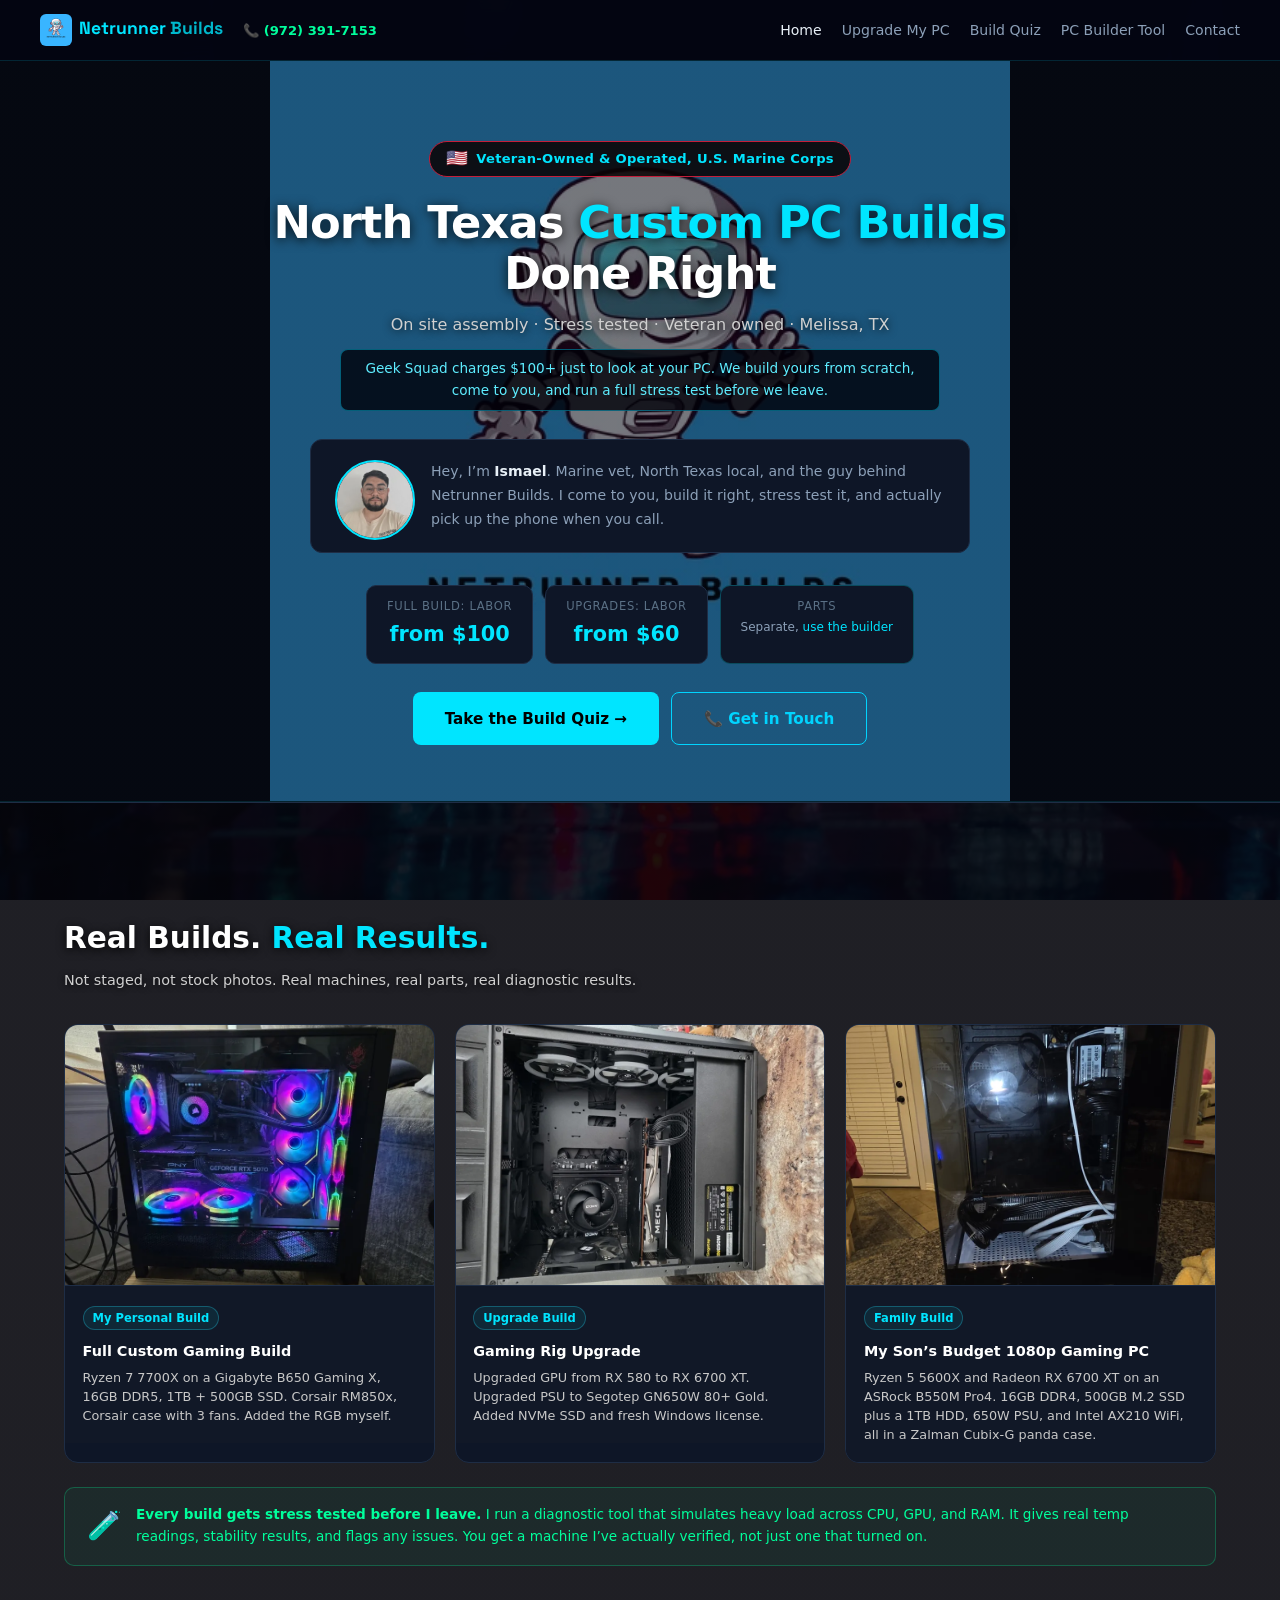
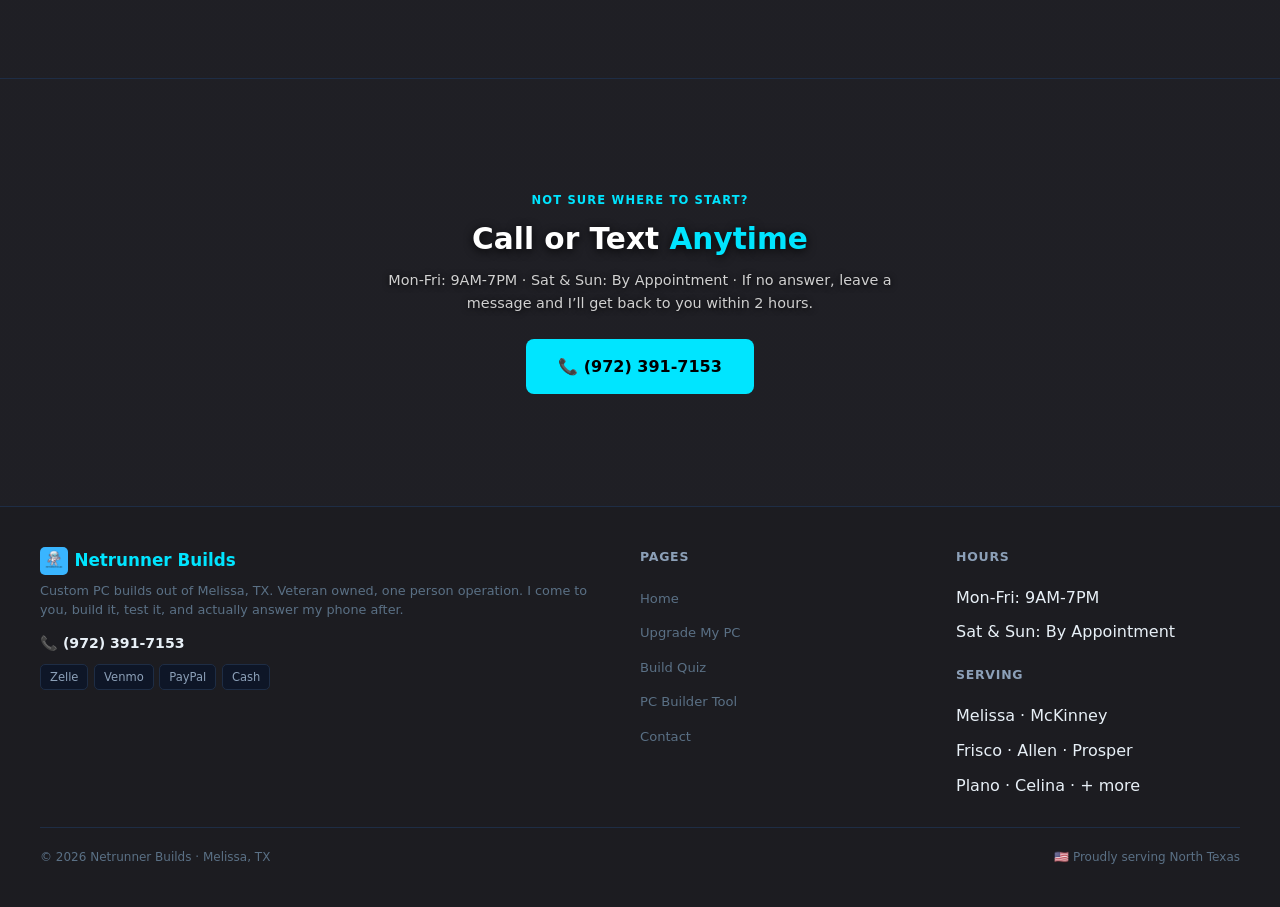
<file: index.html>
<!DOCTYPE html>
<html lang="en">
<head>
<meta charset="UTF-8">
<meta name="viewport" content="width=device-width, initial-scale=1.0">
<meta name="description" content="Netrunner Builds. Veteran owned custom PC builds and upgrades in North Texas. Expert assembly, stress tested, onsite service in Melissa, McKinney, Frisco, Allen, Prosper, Plano, Celina.">
<meta property="og:title" content="Netrunner Builds · North Texas">
<meta property="og:description" content="Veteran-owned custom PC builds and upgrades in North Texas. Expert assembly, stress tested, onsite service.">
<meta property="og:image" content="https://netrunnerbuilds.com/netrunner_logo.png">
<meta property="og:url" content="https://netrunnerbuilds.com/">
<meta property="og:type" content="website">
<meta name="twitter:card" content="summary">
<meta name="twitter:image" content="https://netrunnerbuilds.com/netrunner_logo.png">
<title>Netrunner Builds · North Texas</title>
<link rel="icon" href="netrunner_logo.png">
<link rel="apple-touch-icon" href="apple-touch-icon.png">
<link rel="canonical" href="https://netrunnerbuilds.com/">
<link rel="preload" as="image" href="hero-bg.webp" type="image/webp">
<link rel="stylesheet" href="styles.css">
<link rel="manifest" href="manifest.json">
<meta name="theme-color" content="#00e5ff">
<meta name="apple-mobile-web-app-capable" content="yes">
<meta name="apple-mobile-web-app-status-bar-style" content="black-translucent">
<meta name="apple-mobile-web-app-title" content="Netrunner Builds">
<meta name="mobile-web-app-capable" content="yes">
<script type="application/ld+json">
{
  "@context": "https://schema.org",
  "@type": "LocalBusiness",
  "name": "Netrunner Builds",
  "description": "Veteran-owned custom PC builds and upgrades. On-site service in North Texas.",
  "url": "https://netrunnerbuilds.com",
  "telephone": "+19723917153",
  "address": {
    "@type": "PostalAddress",
    "addressLocality": "Melissa",
    "addressRegion": "TX",
    "postalCode": "75454",
    "addressCountry": "US"
  },
  "areaServed": ["Melissa TX","McKinney TX","Frisco TX","Allen TX","Prosper TX","Plano TX","Celina TX"],
  "openingHours": ["Mo-Fr 09:00-19:00"],
  "priceRange": "$",
  "founder": { "@type": "Person", "name": "Ismael Ruiz" }
}
</script>
</head>
<body>
<div id="sale-banner" class="sale-banner" style="display:none;">
  <span class="sale-banner-text" id="sale-banner-text"></span>
  <button class="sale-banner-close" onclick="dismissSaleBanner()" aria-label="Dismiss announcement">&times;</button>
</div>
<nav>
  <div class="nav-i">
    <a href="index.html" class="nav-logo"><img src="netrunner_logo.webp" alt="Netrunner Builds" style="height:32px;width:32px;object-fit:contain;border-radius:6px;margin-right:.45rem;vertical-align:middle;" width="32" height="32" decoding="async">Netrunner<span style="color:var(--cyan)"> Builds</span></a>
    <a href="tel:9723917153" class="nav-phone">&#128222; (972) 391-7153</a>
    <button class="nav-burger" id="nav-burger" onclick="toggleNav()" aria-label="Toggle navigation menu">&#9776;</button>
    <ul class="nav-links" role="list">
      <li><a href="index.html" class="active">Home</a></li>
      <li><a href="upgrade.html" >Upgrade My PC</a></li>
      <li><a href="build-quiz.html" >Build Quiz</a></li>
      <li><a href="build.html" >PC Builder Tool</a></li>
      <li><a href="request.html" >Contact</a></li>
    </ul>
  </div>
</nav>


<section class="hero" style="position:relative;overflow:hidden;min-height:480px;">
  <div class="vet-badge"><span style="font-size:1.1rem;line-height:1;">&#127482;&#127480;</span> Veteran-Owned &amp; Operated, U.S. Marine Corps</div>
  <h1 class="hero-h1">North Texas <span>Custom PC Builds</span><br>Done Right</h1>
  <p class="hero-sub">On site assembly &middot; Stress tested &middot; Veteran owned &middot; Melissa, TX</p>
  <p class="gs-line">Geek Squad charges $100+ just to look at your PC. We build yours from scratch, come to you, and run a full stress test before we leave.</p>
  <div class="bio-card">
    <img src="selfie.webp" alt="Ismael Ruiz" class="bio-photo" width="80" height="80" decoding="async" onerror="this.style.display='none'">
    <p>Hey, I&rsquo;m <strong>Ismael</strong>. Marine vet, North Texas local, and the guy behind Netrunner Builds. I come to you, build it right, stress test it, and actually pick up the phone when you call.</p>
  </div>
  <div class="price-badges">
    <div class="price-badge">
      <div class="price-badge-lbl">Full Build: Labor</div>
      <div class="price-badge-val">from $100</div>
    </div>
    <div class="price-badge">
      <div class="price-badge-lbl">Upgrades: Labor</div>
      <div class="price-badge-val">from $60</div>
    </div>
    <div class="price-badge price-parts-badge">
      <div class="price-badge-lbl">Parts</div>
      <div class="price-badge-sub">Separate, <a href="build.html">use the builder</a></div>
    </div>
  </div>
  <div class="hero-btns" style="margin-top:1.75rem;">
    <a href="build-quiz.html" class="btn btn-primary" style="font-size:.95rem;padding:.85rem 2rem;">Take the Build Quiz &#8594;</a>
    <a href="request.html" class="btn btn-secondary" style="font-size:.95rem;padding:.85rem 2rem;">&#128222; Get in Touch</a>
  </div>
</section>

<section class="rev" style="border-top:1px solid var(--brd);border-bottom:1px solid var(--brd);padding:3.5rem 0;">
  <div class="sec">
    <h2 class="sec-title">Real Builds. <span>Real Results.</span></h2>
    <p class="sec-sub">Not staged, not stock photos. Real machines, real parts, real diagnostic results.</p>
    <div class="proof-grid">
      <div class="proof-card">
        <div class="carousel" style="height:260px;">
          <div class="carousel-track">
            <img src="first_build.webp" alt="Full build" style="object-position:center 30%;" loading="lazy" decoding="async">
            <img src="first_build-2.webp" alt="Build detail" style="object-position:center 40%;" loading="lazy" decoding="async">
            <img src="first_build-3.webp" alt="Build detail" style="object-position:center 40%;" loading="lazy" decoding="async">
            <img src="first_build-4.webp" alt="Build detail" style="object-position:center 40%;" loading="lazy" decoding="async">
            <img src="first_build-5.webp" alt="Build detail" style="object-position:center 40%;" loading="lazy" decoding="async">
          </div>
        </div>
        <div class="proof-body">
          <span class="proof-tag">My Personal Build</span>
          <div class="proof-title">Full Custom Gaming Build</div>
          <div class="proof-desc">Ryzen 7 7700X on a Gigabyte B650 Gaming X, 16GB DDR5, 1TB + 500GB SSD. Corsair RM850x, Corsair case with 3 fans. Added the RGB myself.</div>
        </div>
      </div>
      <div class="proof-card">
        <div class="carousel" style="height:260px;">
          <div class="carousel-track">
            <img src="pc_upgrade.webp" alt="AMD gaming build" style="object-position:center 30%;" loading="lazy" decoding="async">
            <img src="pc_pic.webp" alt="Segotep 650W PSU" style="object-position:center 35%;" loading="lazy" decoding="async">
          </div>
        </div>
        <div class="proof-body">
          <span class="proof-tag">Upgrade Build</span>
          <div class="proof-title">Gaming Rig Upgrade</div>
          <div class="proof-desc">Upgraded GPU from RX&nbsp;580 to RX&nbsp;6700&nbsp;XT. Upgraded PSU to Segotep GN650W 80+&nbsp;Gold. Added NVMe SSD and fresh Windows license.</div>
        </div>
      </div>
      <div class="proof-card">
        <div class="carousel" style="height:260px;">
          <div class="carousel-track">
            <img src="son_build.webp" alt="White and black Zalman Cubix-G build, front view" style="object-position:center 40%;" loading="lazy" decoding="async">
            <img src="son_build-2.webp" alt="Finished build through the glass side panel" style="object-position:center 50%;" loading="lazy" decoding="async">
            <img src="son_build-3.webp" alt="Ryzen 5 5600X and Radeon RX 6700 XT installed" style="object-position:center 45%;" loading="lazy" decoding="async">
            <img src="son_build-4.webp" alt="ASRock B550M Pro4 motherboard with CPU, cooler, and RAM" style="object-position:center 40%;" loading="lazy" decoding="async">
            <img src="son_build-5.webp" alt="Rear I/O with WiFi antennas" style="object-position:center 40%;" loading="lazy" decoding="async">
          </div>
        </div>
        <div class="proof-body">
          <span class="proof-tag">Family Build</span>
          <div class="proof-title">My Son&rsquo;s Budget 1080p Gaming PC</div>
          <div class="proof-desc">Ryzen&nbsp;5 5600X and Radeon RX&nbsp;6700&nbsp;XT on an ASRock B550M Pro4. 16GB DDR4, 500GB M.2 SSD plus a 1TB HDD, 650W PSU, and Intel AX210 WiFi, all in a Zalman Cubix-G panda case.</div>
        </div>
      </div>
    </div>
    <div class="test-banner">
      <span style="font-size:1.75rem;flex-shrink:0">&#129514;</span>
      <div><b>Every build gets stress tested before I leave.</b> I run a diagnostic tool that simulates heavy load across CPU, GPU, and RAM. It gives real temp readings, stability results, and flags any issues. You get a machine I&rsquo;ve actually verified, not just one that turned on.</div>
    </div>
  </div>
</section>

<section class="rev" style="padding:3.5rem 0;">
  <div class="sec" style="text-align:center;">
    <div class="sec-lbl">Not Sure Where to Start?</div>
    <h2 class="sec-title">Call or Text <span>Anytime</span></h2>
    <p class="sec-sub" style="max-width:520px;margin:0 auto 1.5rem;">Mon-Fri: 9AM-7PM &middot; Sat &amp; Sun: By Appointment &middot; If no answer, leave a message and I&rsquo;ll get back to you within 2 hours.</p>
    <a href="tel:9723917153" class="btn btn-primary" style="font-size:1rem;padding:.9rem 2rem;">&#128222; (972) 391-7153</a>
  </div>
</section>

<footer>
  <div class="ft-i">
    <div>
      <div class="ft-brand"><img src="netrunner_logo.webp" alt="Netrunner Builds" style="height:28px;width:28px;object-fit:contain;border-radius:5px;margin-right:.4rem;vertical-align:middle;" width="28" height="28" decoding="async" loading="lazy">Netrunner<span style="color:var(--cyan)"> Builds</span></div>
      <div class="ft-tag">Custom PC builds out of Melissa, TX. Veteran owned, one person operation. I come to you, build it, test it, and actually answer my phone after.</div>
      <a href="tel:+19723917153" class="ft-phone">&#128222; (972) 391-7153</a>
      <div class="pay-badges"><span class="pay-b">Zelle</span><span class="pay-b">Venmo</span><span class="pay-b">PayPal</span><span class="pay-b">Cash</span></div>
    </div>
    <div class="ft-col">
      <h4>Pages</h4>
      <ul>
        <li><a href="index.html">Home</a></li>
        <li><a href="upgrade.html">Upgrade My PC</a></li>
        <li><a href="build-quiz.html">Build Quiz</a></li>
        <li><a href="build.html">PC Builder Tool</a></li>
        <li><a href="request.html">Contact</a></li>
      </ul>
    </div>
    <div class="ft-col">
      <h4>Hours</h4>
      <ul>
        <li>Mon-Fri: 9AM-7PM</li>
        <li>Sat &amp; Sun: By Appointment</li>
      </ul>
      <h4 style="margin-top:1rem;">Serving</h4>
      <ul>
        <li>Melissa &middot; McKinney</li>
        <li>Frisco &middot; Allen &middot; Prosper</li>
        <li>Plano &middot; Celina &middot; + more</li>
      </ul>
    </div>
  </div>
  <div class="ft-bot">
    <span>&copy; 2026 Netrunner Builds &middot; Melissa, TX</span>
    <span>&#127482;&#127480; Proudly serving North Texas</span>
  </div>
</footer>


<button id="btt" onclick="window.scrollTo({top:0,behavior:'smooth'})" aria-label="Back to top">&#8593;</button>
<script src="shared.js"></script>
</body>
</html>
</file>
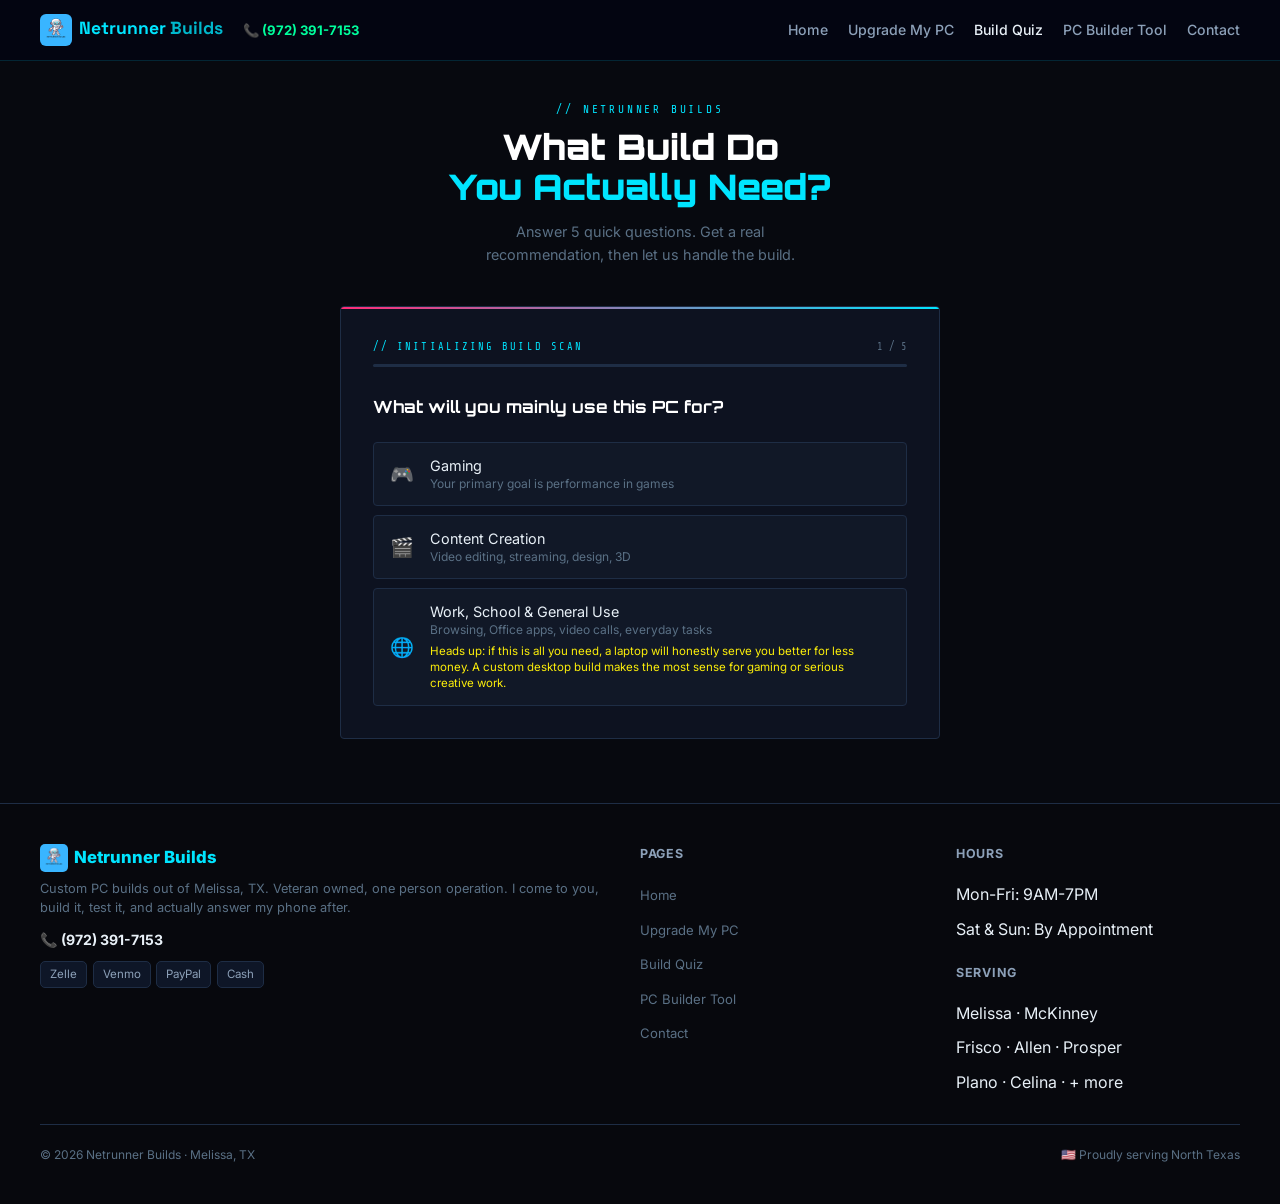
<file: build-quiz.html>
<!DOCTYPE html>
<html lang="en">
<head>
  <meta charset="UTF-8">
  <meta name="viewport" content="width=device-width, initial-scale=1.0">
  <meta name="description" content="Not sure what PC you need? Answer 5 quick questions and get a real recommendation from Netrunner Builds. Free, no signup needed.">
  <meta property="og:title" content="What Build Do I Need? | Netrunner Builds">
  <meta property="og:description" content="5 quick questions. Get a custom PC build recommendation matched to your budget and goals.">
  <meta property="og:image" content="https://netrunnerbuilds.com/netrunner_logo.png">
  <meta property="og:url" content="https://netrunnerbuilds.com/build-quiz.html">
  <meta property="og:type" content="website">
  <meta name="twitter:card" content="summary">
  <meta name="twitter:image" content="https://netrunnerbuilds.com/netrunner_logo.png">
  <title>What Build Do I Need? | Netrunner Builds</title>
  <link rel="icon" href="netrunner_logo.png">
  <link rel="apple-touch-icon" href="apple-touch-icon.png">
  <link rel="canonical" href="https://netrunnerbuilds.com/build-quiz.html">
  <link rel="preload" as="image" href="hero-bg.webp" type="image/webp">
  <link rel="preconnect" href="https://fonts.googleapis.com">
  <link href="https://fonts.googleapis.com/css2?family=Orbitron:wght@400;700;900&family=Share+Tech+Mono&family=Inter:wght@300;400;500&display=swap" rel="stylesheet">
  <link rel="stylesheet" href="styles.css">
<link rel="manifest" href="manifest.json">
<meta name="theme-color" content="#00e5ff">
<meta name="apple-mobile-web-app-capable" content="yes">
<meta name="apple-mobile-web-app-status-bar-style" content="black-translucent">
<meta name="apple-mobile-web-app-title" content="Netrunner Builds">
<meta name="mobile-web-app-capable" content="yes">
  <style>
    /* Quiz page body override */
    body.quiz-page { background: var(--bg) !important; font-family: 'Inter', sans-serif; }

    .quiz-wrap {
      display: flex;
      flex-direction: column;
      align-items: center;
      padding: 2.5rem 1rem 4rem;
    }

    /* ── HEADER ── */
    .quiz-header { text-align: center; margin-bottom: 2.5rem; }
    .quiz-header .eyebrow {
      font-family: 'Share Tech Mono', monospace;
      font-size: .7rem; letter-spacing: .25em; color: var(--cyan);
      text-transform: uppercase; margin-bottom: .5rem;
    }
    .quiz-header h1 {
      font-family: 'Orbitron', sans-serif; font-weight: 900;
      font-size: clamp(1.4rem, 4vw, 2.2rem); color: #fff; line-height: 1.15;
    }
    .quiz-header h1 span { color: var(--cyan); }
    .quiz-header p {
      margin-top: .75rem; font-size: .9rem; color: var(--mut);
      max-width: 38ch; margin-left: auto; margin-right: auto;
    }

    /* ── CARD ── */
    .quiz-card {
      width: 100%; max-width: 600px;
      background: var(--surf);
      border: 1px solid var(--brd);
      border-radius: 4px; padding: 2rem;
      position: relative; overflow: hidden;
    }
    .quiz-card::before {
      content: ''; position: absolute; top: 0; left: 0; right: 0; height: 2px;
      background: linear-gradient(90deg, var(--magenta), var(--cyan));
    }

    /* ── PROGRESS ── */
    .quiz-progress { margin-bottom: 1.75rem; }
    .quiz-progress-meta {
      display: flex; justify-content: space-between; align-items: center; margin-bottom: .5rem;
    }
    .quiz-progress-meta .step-label {
      font-family: 'Share Tech Mono', monospace; font-size: .65rem;
      letter-spacing: .2em; color: var(--cyan); text-transform: uppercase;
    }
    .quiz-progress-meta .step-count {
      font-family: 'Share Tech Mono', monospace; font-size: .65rem; color: var(--mut);
    }
    .quiz-progress-track {
      height: 3px; background: var(--brd); border-radius: 99px; overflow: hidden;
    }
    .quiz-progress-fill {
      height: 100%; background: linear-gradient(90deg, var(--blue), var(--cyan));
      border-radius: 99px; transition: width .4s cubic-bezier(.4,0,.2,1);
    }

    /* ── QUESTION ── */
    .question-block { animation: qFadeIn .25s ease; }
    @keyframes qFadeIn { from { opacity:0; transform:translateY(8px); } to { opacity:1; transform:none; } }
    .question-text {
      font-family: 'Orbitron', sans-serif; font-weight: 700; font-size: 1.05rem;
      color: #fff; margin-bottom: 1.5rem; line-height: 1.4;
    }
    .options { display: grid; gap: .6rem; }
    .option-btn {
      display: flex; align-items: center; gap: 1rem; padding: .85rem 1rem;
      background: var(--card2); border: 1px solid var(--brd); border-radius: 4px;
      color: var(--txt); font-family: 'Inter', sans-serif; font-size: .9rem;
      cursor: pointer; text-align: left;
      transition: border-color .15s, background .15s, color .15s; width: 100%;
    }
    .option-btn:hover { border-color: var(--cyan); background: var(--cdim); color: #fff; }
    .option-btn .opt-icon { font-size: 1.2rem; flex-shrink: 0; width: 1.5rem; text-align: center; }
    .option-btn .opt-label { flex: 1; }
    .option-btn .opt-sub { font-size: .75rem; color: var(--mut); margin-top: .15rem; }
    .opt-note-warn { font-size: .72rem; color: var(--ylw); margin-top: .35rem; line-height: 1.4; }

    /* ── BACK ── */
    .back-btn {
      display: inline-flex; align-items: center; gap: .4rem; margin-top: 1.5rem;
      background: none; border: none; color: var(--mut);
      font-family: 'Share Tech Mono', monospace; font-size: .75rem;
      letter-spacing: .1em; cursor: pointer; text-transform: uppercase;
      transition: color .15s; padding: 0;
    }
    .back-btn:hover { color: var(--cyan); }

    /* ── SCAN ── */
    .scan-screen { text-align: center; padding: 1rem 0; animation: qFadeIn .3s ease; }
    .scan-screen .scan-label {
      font-family: 'Share Tech Mono', monospace; font-size: .7rem;
      letter-spacing: .2em; color: var(--cyan); text-transform: uppercase; margin-bottom: 1.5rem;
    }
    .scan-bar-wrap { height: 4px; background: var(--brd); border-radius: 99px; overflow: hidden; margin-bottom: 1rem; }
    .scan-fill {
      height: 100%; width: 0%; background: linear-gradient(90deg, var(--blue), var(--grn));
      border-radius: 99px; animation: scanRun 1.4s cubic-bezier(.4,0,.2,1) forwards;
    }
    @keyframes scanRun { from { width:0%; } to { width:100%; } }
    .scan-screen .scan-status { font-family: 'Share Tech Mono', monospace; font-size: .75rem; color: var(--mut); }

    /* ── RESULT ── */
    .result-block { animation: qFadeIn .35s ease; }
    .result-header { margin-bottom: 1.5rem; }
    .result-header .tier-badge {
      display: inline-block; font-family: 'Share Tech Mono', monospace;
      font-size: .65rem; letter-spacing: .2em; text-transform: uppercase;
      padding: .25rem .65rem; border: 1px solid var(--cyan); color: var(--cyan);
      border-radius: 2px; margin-bottom: .75rem;
    }
    .result-header h2 {
      font-family: 'Orbitron', sans-serif; font-weight: 900;
      font-size: clamp(1.2rem, 3.5vw, 1.6rem); color: #fff; margin-bottom: .35rem;
    }
    .result-header .result-budget {
      font-family: 'Share Tech Mono', monospace; font-size: .85rem; color: var(--grn);
    }
    .result-desc { font-size: .9rem; color: var(--mut); line-height: 1.65; margin-bottom: 1.5rem; }
    .specs-grid { display: grid; grid-template-columns: 1fr 1fr; gap: .5rem; margin-bottom: 1.5rem; }
    @media (max-width: 420px) { .specs-grid { grid-template-columns: 1fr; } }
    .spec-chip { background: var(--card2); border: 1px solid var(--brd); border-radius: 3px; padding: .6rem .8rem; }
    .spec-chip .spec-key {
      font-family: 'Share Tech Mono', monospace; font-size: .6rem;
      letter-spacing: .15em; color: var(--mut); text-transform: uppercase; margin-bottom: .2rem;
    }
    .spec-chip .spec-val { font-size: .82rem; color: var(--txt); font-weight: 500; }
    .use-for {
      background: var(--cdim); border: 1px solid rgba(0,229,255,.15);
      border-radius: 3px; padding: .85rem 1rem; margin-bottom: 1.75rem;
    }
    .use-for .use-label {
      font-family: 'Share Tech Mono', monospace; font-size: .6rem;
      letter-spacing: .2em; color: var(--cyan); text-transform: uppercase; margin-bottom: .4rem;
    }
    .use-for p { font-size: .85rem; color: var(--txt); line-height: 1.6; }
    .cta-btn {
      display: block; width: 100%; padding: 1rem;
      background: var(--cyan); color: #000;
      font-family: 'Orbitron', sans-serif; font-weight: 700; font-size: .85rem;
      letter-spacing: .08em; text-align: center; text-decoration: none;
      border: none; border-radius: 3px; cursor: pointer; text-transform: uppercase;
      transition: background .15s, transform .1s; margin-bottom: .75rem;
    }
    .cta-btn:hover { background: #33ecff; transform: translateY(-1px); text-decoration: none !important; }
    .restart-btn {
      display: block; width: 100%; padding: .75rem; background: none;
      color: var(--mut); font-family: 'Share Tech Mono', monospace;
      font-size: .7rem; letter-spacing: .15em; text-align: center;
      border: 1px solid var(--brd); border-radius: 3px; cursor: pointer;
      text-transform: uppercase; transition: color .15s, border-color .15s;
    }
    .restart-btn:hover { color: var(--txt); border-color: var(--mut); }
    .pcpp-link {
      display: inline-flex; align-items: center; gap: .35rem;
      font-family: 'Share Tech Mono', monospace; font-size: .7rem;
      color: var(--blue); text-decoration: none; margin-bottom: 1.5rem; transition: color .15s;
    }
    .pcpp-link:hover { color: var(--cyan); }
  </style>
</head>
<body class="quiz-page">
<div id="sale-banner" class="sale-banner" style="display:none;">
  <span class="sale-banner-text" id="sale-banner-text"></span>
  <button class="sale-banner-close" onclick="dismissSaleBanner()" aria-label="Dismiss announcement">&times;</button>
</div>
<nav>
  <div class="nav-i">
    <a href="index.html" class="nav-logo"><img src="netrunner_logo.webp" alt="Netrunner Builds" style="height:32px;width:32px;object-fit:contain;border-radius:6px;margin-right:.45rem;vertical-align:middle;" width="32" height="32" decoding="async">Netrunner<span style="color:var(--cyan)"> Builds</span></a>
    <a href="tel:9723917153" class="nav-phone">&#128222; (972) 391-7153</a>
    <button class="nav-burger" id="nav-burger" onclick="toggleNav()" aria-label="Toggle navigation menu">&#9776;</button>
    <ul class="nav-links" role="list">
      <li><a href="index.html" >Home</a></li>
      <li><a href="upgrade.html" >Upgrade My PC</a></li>
      <li><a href="build-quiz.html" class="active">Build Quiz</a></li>
      <li><a href="build.html" >PC Builder Tool</a></li>
      <li><a href="request.html" >Contact</a></li>
    </ul>
  </div>
</nav>


<div class="quiz-wrap">
  <div class="quiz-header">
    <div class="eyebrow">// Netrunner Builds</div>
    <h1>What Build Do<br><span>You Actually Need?</span></h1>
    <p>Answer 5 quick questions. Get a real recommendation, then let us handle the build.</p>
  </div>

  <div class="quiz-card" id="quiz-card">
    <!-- injected by JS -->
  </div>

<script>
const QUIZ_TO_BUILD = {
  budget_entry: { uc: 'gaming',  tier: 'budget' },
  mid_sweet:    { uc: 'gaming',  tier: 'mid'    },
  high_perf:    { uc: 'gaming',  tier: 'high'   },
  ultra_beast:  { uc: 'gaming',  tier: 'ultra'  },
  work_light:   { uc: 'general', tier: 'budget' },
  creator:      { uc: 'content', tier: 'high'   },
};

const QUESTIONS = [
  {
    id: 'use',
    text: 'What will you mainly use this PC for?',
    options: [
      { value: 'gaming',  icon: '🎮', label: 'Gaming',                       sub: 'Your primary goal is performance in games' },
      { value: 'create',  icon: '🎬', label: 'Content Creation',             sub: 'Video editing, streaming, design, 3D' },
      { value: 'general', icon: '🌐', label: 'Work, School & General Use',  sub: 'Browsing, Office apps, video calls, everyday tasks', note: 'Heads up: if this is all you need, a laptop will honestly serve you better for less money. A custom desktop build makes the most sense for gaming or serious creative work.' },
    ]
  },
  {
    id: 'intensity',
    text: 'What kind of games or workloads are we talking?',
    options: [
      { value: 'light', icon: '🍃', label: 'Light',          sub: 'Minecraft, indie games, Roblox, 1080p casual' },
      { value: 'mid',   icon: '⚡', label: 'Mid-Range',      sub: 'Valorant, Fortnite, FC 26, 1080p-1440p' },
      { value: 'heavy', icon: '🔥', label: 'Demanding',      sub: 'Cyberpunk, Flight Sim, Battlefield, 1440p-4K' },
      { value: 'pro',   icon: '🚀', label: 'No Compromises', sub: 'Max settings, streaming, editing, all at once' },
    ]
  },
  {
    id: 'budget',
    text: "What's your total parts budget?",
    options: [
      { value: 'low',   icon: '💵',     label: 'Under $1,200',    sub: 'Entry build: everyday tasks and casual gaming' },
      { value: 'mid',   icon: '💵💵',   label: '$1,200-$2,000', sub: 'Sweet spot: great 1080p, solid 1440p gaming' },
      { value: 'high',  icon: '💵💵💵', label: '$2,000-$3,000', sub: 'High-performance: strong 1440p, capable 4K' },
      { value: 'ultra', icon: '💎',     label: '$3,000+',         sub: 'No compromises: 4K, streaming, creation' },
    ]
  },
  {
    id: 'situation',
    text: 'What is your current situation?',
    options: [
      { value: 'fresh',   icon: '📦', label: 'Starting fresh',          sub: 'Need everything from scratch' },
      { value: 'partial', icon: '🔧', label: 'Have some parts',         sub: 'Reusing storage, case, or peripherals' },
      { value: 'upgrade', icon: '⬆️', label: 'Upgrading my current PC', sub: 'Swapping CPU, GPU, or RAM into existing build' },
    ]
  },
  {
    id: 'pref',
    text: 'Any hardware brand preference?',
    options: [
      { value: 'none',     icon: '🤷', label: 'No preference',           sub: 'I just want the best value' },
      { value: 'amd',      icon: '🔴', label: 'AMD all the way',         sub: 'Ryzen CPU + Radeon GPU' },
      { value: 'intel_nv', icon: '🟢', label: 'Intel + NVIDIA',          sub: 'Intel CPU + GeForce GPU' },
      { value: 'mixed',    icon: '🔀', label: 'AMD CPU + NVIDIA GPU',    sub: 'Most popular combo right now' },
    ]
  }
];

const RESULTS = {
  budget_entry: {
    tier: 'Entry Level', name: 'The Ghost Protocol',
    budget: 'Estimated total: ~$950-$1,300',
    desc: 'A solid entry-level machine for everyday computing and casual gaming. Handles most modern games at 1080p on high settings without breaking the bank.',
    specs: [
      { key: 'CPU', val: 'AMD Ryzen 5 5600' }, { key: 'GPU', val: 'AMD RX 9060 XT 8GB' },
      { key: 'RAM', val: '16GB DDR4-3200' },   { key: 'Storage', val: 'WD Black SN770 1TB NVMe' },
      { key: 'Motherboard', val: 'B550 (AMD AM4)' }, { key: 'PSU', val: '650W 80+ Gold' },
    ],
    usedFor: 'Web browsing, Office apps, 1080p gaming at high settings, casual titles like Minecraft, Valorant, Fortnite, and most current games at medium settings.',
    pcpp: 'https://pcpartpicker.com/list/'
  },
  mid_sweet: {
    tier: 'Mid-Range', name: 'The Neural Link',
    budget: 'Estimated total: ~$1,750-$2,200',
    desc: 'The sweet spot. This build runs 1080p at max settings and handles 1440p gaming comfortably. Built on AMD\'s latest platform for 3-5 years of relevance before any upgrade is needed.',
    specs: [
      { key: 'CPU', val: 'AMD Ryzen 5 9600X' }, { key: 'GPU', val: 'AMD RX 9070 16GB' },
      { key: 'RAM', val: '32GB DDR5-6000' },    { key: 'Storage', val: 'WD Black SN770 1TB NVMe' },
      { key: 'Motherboard', val: 'B650 (AMD AM5)' }, { key: 'PSU', val: '850W 80+ Gold' },
    ],
    usedFor: '1080p maxed out, 1440p at high-to-max settings, competitive FPS with high framerates, FC 26, Fortnite, Warzone, Cyberpunk, and all current AAA titles.',
    pcpp: 'https://pcpartpicker.com/list/'
  },
  high_perf: {
    tier: 'High Performance', name: 'The Icepick',
    budget: 'Estimated total: ~$2,500-$3,050',
    desc: 'No compromises on 1440p and very capable at 4K. Built for demanding games, high-refresh competitive play, and someone who wants serious headroom for the next 5+ years.',
    specs: [
      { key: 'CPU', val: 'AMD Ryzen 7 9700X' }, { key: 'GPU', val: 'AMD RX 9070 XT 16GB' },
      { key: 'RAM', val: '32GB DDR5-6400' },    { key: 'Storage', val: 'WD Black SN850X 1TB NVMe' },
      { key: 'Motherboard', val: 'X870 (AMD AM5)' }, { key: 'PSU', val: '1000W 80+ Gold' },
    ],
    usedFor: 'Cyberpunk 2077, Battlefield 6, Flight Simulator at 1440p max or 4K high settings. Great for high-refresh gaming and light streaming at the same time.',
    pcpp: 'https://pcpartpicker.com/list/'
  },
  ultra_beast: {
    tier: 'High-End / Ultra', name: 'The Arasaka',
    budget: 'Estimated total: ~$3,950-$4,600',
    desc: 'Maximum gaming performance. Built around the best gaming CPU available and a top-tier GPU. 4K at max settings, 240Hz 1440p, and no game will slow it down.',
    specs: [
      { key: 'CPU', val: 'AMD Ryzen 7 9800X3D' }, { key: 'GPU', val: 'NVIDIA RTX 5080 16GB' },
      { key: 'RAM', val: '32GB DDR5-6400' },       { key: 'Storage', val: 'WD Black SN850X 2TB NVMe' },
      { key: 'Motherboard', val: 'X870E (AMD AM5)' }, { key: 'PSU', val: '1200W 80+ Gold' },
    ],
    usedFor: '4K gaming at ultra settings, 240Hz 1440p, heavy streaming, video editing. Future-proofed: nothing coming out in the next several years will slow this machine down.',
    pcpp: 'https://pcpartpicker.com/list/'
  },
  work_light: {
    tier: 'Office / School', name: 'The Operative',
    budget: 'Estimated total: ~$900-$1,250',
    desc: 'Fast, efficient, and reliable. Purpose-built for productivity: snappy boot times, multitasking across dozens of tabs, and handles everything Office 365, Zoom, and your browser can throw at it.',
    specs: [
      { key: 'CPU', val: 'AMD Ryzen 5 5600' }, { key: 'GPU', val: 'AMD RX 9060 XT 8GB' },
      { key: 'RAM', val: '16GB DDR4-3200' },   { key: 'Storage', val: 'Kingston NV3 1TB NVMe' },
      { key: 'Motherboard', val: 'B550 (AMD AM4)' }, { key: 'PSU', val: '650W 80+ Gold' },
    ],
    usedFor: 'Office apps, web browsing, video calls, spreadsheets, light photo editing. Also handles casual gaming on the side: Minecraft, Fortnite, older titles at 1080p.',
    pcpp: 'https://pcpartpicker.com/list/'
  },
  creator: {
    tier: 'Creator Workstation', name: 'The Edit Suite',
    budget: 'Estimated total: ~$3,400-$4,000',
    desc: 'Built for the grind. High core counts for rendering, 64GB of RAM for video timelines, and a top-tier GPU that handles both creative workloads and gaming when the work is done.',
    specs: [
      { key: 'CPU', val: 'AMD Ryzen 7 9700X' }, { key: 'GPU', val: 'NVIDIA RTX 5070 Ti 16GB' },
      { key: 'RAM', val: '64GB DDR5-6000' },     { key: 'Storage', val: 'WD Black SN850X 2TB NVMe' },
      { key: 'Motherboard', val: 'X670 (AMD AM5)' }, { key: 'PSU', val: '1000W 80+ Gold' },
    ],
    usedFor: 'Video editing (4K timelines), motion graphics, 3D modeling in Blender, live streaming, photography. Serious creative work without waiting for renders.',
    pcpp: 'https://pcpartpicker.com/list/'
  }
};

let answers={}, currentQ=0;

function getResultKey(ans){
  const {use,intensity,budget}=ans;
  if(use==='general') return 'work_light';
  if(use==='create') return (budget==='ultra')?'ultra_beast':'creator';
  if(budget==='ultra'||intensity==='pro') return 'ultra_beast';
  if(budget==='high'||intensity==='heavy') return 'high_perf';
  if(budget==='mid'||intensity==='mid')   return 'mid_sweet';
  return 'budget_entry';
}

function renderQuestion(idx){
  const q=QUESTIONS[idx];
  const pct=Math.round((idx/QUESTIONS.length)*100);
  const card=document.getElementById('quiz-card');
  card.innerHTML=`
    <div class="quiz-progress">
      <div class="quiz-progress-meta">
        <span class="step-label">// Initializing build scan</span>
        <span class="step-count">${idx+1} / ${QUESTIONS.length}</span>
      </div>
      <div class="quiz-progress-track"><div class="quiz-progress-fill" style="width:${pct}%"></div></div>
    </div>
    <div class="question-block">
      <div class="question-text">${q.text}</div>
      <div class="options">
        ${q.options.map(o=>`
          <button class="option-btn" data-val="${o.value}">
            <span class="opt-icon">${o.icon}</span>
            <span>
              <div class="opt-label">${o.label}</div>
              <div class="opt-sub">${o.sub}</div>
              ${o.note?`<div class="opt-note-warn">${o.note}</div>`:''}
            </span>
          </button>`).join('')}
      </div>
      ${idx>0?`<button class="back-btn" id="back-btn">← Back</button>`:''}
    </div>`;
  card.querySelectorAll('.option-btn').forEach(btn=>{
    btn.addEventListener('click',()=>{answers[q.id]=btn.dataset.val;advance();});
  });
  const backBtn=card.querySelector('#back-btn');
  if(backBtn) backBtn.addEventListener('click',()=>{currentQ--;renderQuestion(currentQ);});
}

function advance(){
  let next=currentQ+1;
  if(next===1&&answers.use==='general'){answers.intensity='light';next=2;}
  if(next>=QUESTIONS.length) showScan(); else {currentQ=next;renderQuestion(currentQ);}
}

function showScan(){
  document.getElementById('quiz-card').innerHTML=`
    <div class="scan-screen">
      <div class="scan-label">// Analyzing build requirements</div>
      <div class="scan-bar-wrap"><div class="scan-fill"></div></div>
      <div class="scan-status">Cross-referencing price/performance matrix...</div>
    </div>`;
  setTimeout(renderResult,1600);
}

function renderResult(){
  const key=getResultKey(answers);
  const result=RESULTS[key];
  const build=QUIZ_TO_BUILD[key]||{uc:'gaming',tier:'mid'};
  const builderURL='build.html?from_quiz=1&uc='+build.uc+'&tier='+build.tier;
  document.getElementById('quiz-card').innerHTML=`
    <div class="result-block">
      <div class="result-header">
        <div class="tier-badge">// ${result.tier}</div>
        <h2>${result.name}</h2>
        <div class="result-budget">${result.budget}</div>
      </div>
      <p class="result-desc">${result.desc}</p>
      <div class="specs-grid">
        ${result.specs.map(s=>`<div class="spec-chip"><div class="spec-key">${s.key}</div><div class="spec-val">${s.val}</div></div>`).join('')}
      </div>
      <div class="use-for"><div class="use-label">// Great for</div><p>${result.usedFor}</p></div>
      <a class="pcpp-link" href="${result.pcpp}" target="_blank" rel="noopener noreferrer">&#x2197; Browse compatible parts on PCPartPicker</a>
      <a class="cta-btn" href="${builderURL}">See My Parts List in the Builder &rarr;</a>
      <button class="restart-btn" id="restart-btn">[ Start Over ]</button>
    </div>`;
  document.getElementById('restart-btn').addEventListener('click',()=>{answers={};currentQ=0;renderQuestion(0);});
}

renderQuestion(0);
</script>
</div><!-- /.quiz-wrap -->

<footer>
  <div class="ft-i">
    <div>
      <div class="ft-brand"><img src="netrunner_logo.webp" alt="Netrunner Builds" style="height:28px;width:28px;object-fit:contain;border-radius:5px;margin-right:.4rem;vertical-align:middle;" width="28" height="28" decoding="async" loading="lazy">Netrunner<span style="color:var(--cyan)"> Builds</span></div>
      <div class="ft-tag">Custom PC builds out of Melissa, TX. Veteran owned, one person operation. I come to you, build it, test it, and actually answer my phone after.</div>
      <a href="tel:+19723917153" class="ft-phone">&#128222; (972) 391-7153</a>
      <div class="pay-badges"><span class="pay-b">Zelle</span><span class="pay-b">Venmo</span><span class="pay-b">PayPal</span><span class="pay-b">Cash</span></div>
    </div>
    <div class="ft-col">
      <h4>Pages</h4>
      <ul>
        <li><a href="index.html">Home</a></li>
        <li><a href="upgrade.html">Upgrade My PC</a></li>
        <li><a href="build-quiz.html">Build Quiz</a></li>
        <li><a href="build.html">PC Builder Tool</a></li>
        <li><a href="request.html">Contact</a></li>
      </ul>
    </div>
    <div class="ft-col">
      <h4>Hours</h4>
      <ul>
        <li>Mon-Fri: 9AM-7PM</li>
        <li>Sat &amp; Sun: By Appointment</li>
      </ul>
      <h4 style="margin-top:1rem;">Serving</h4>
      <ul>
        <li>Melissa &middot; McKinney</li>
        <li>Frisco &middot; Allen &middot; Prosper</li>
        <li>Plano &middot; Celina &middot; + more</li>
      </ul>
    </div>
  </div>
  <div class="ft-bot">
    <span>&copy; 2026 Netrunner Builds &middot; Melissa, TX</span>
    <span>&#127482;&#127480; Proudly serving North Texas</span>
  </div>
</footer>


<button id="btt" onclick="window.scrollTo({top:0,behavior:'smooth'})" aria-label="Back to top">&#8593;</button>
<script src="shared.js"></script>
</body>
</html>
</file>
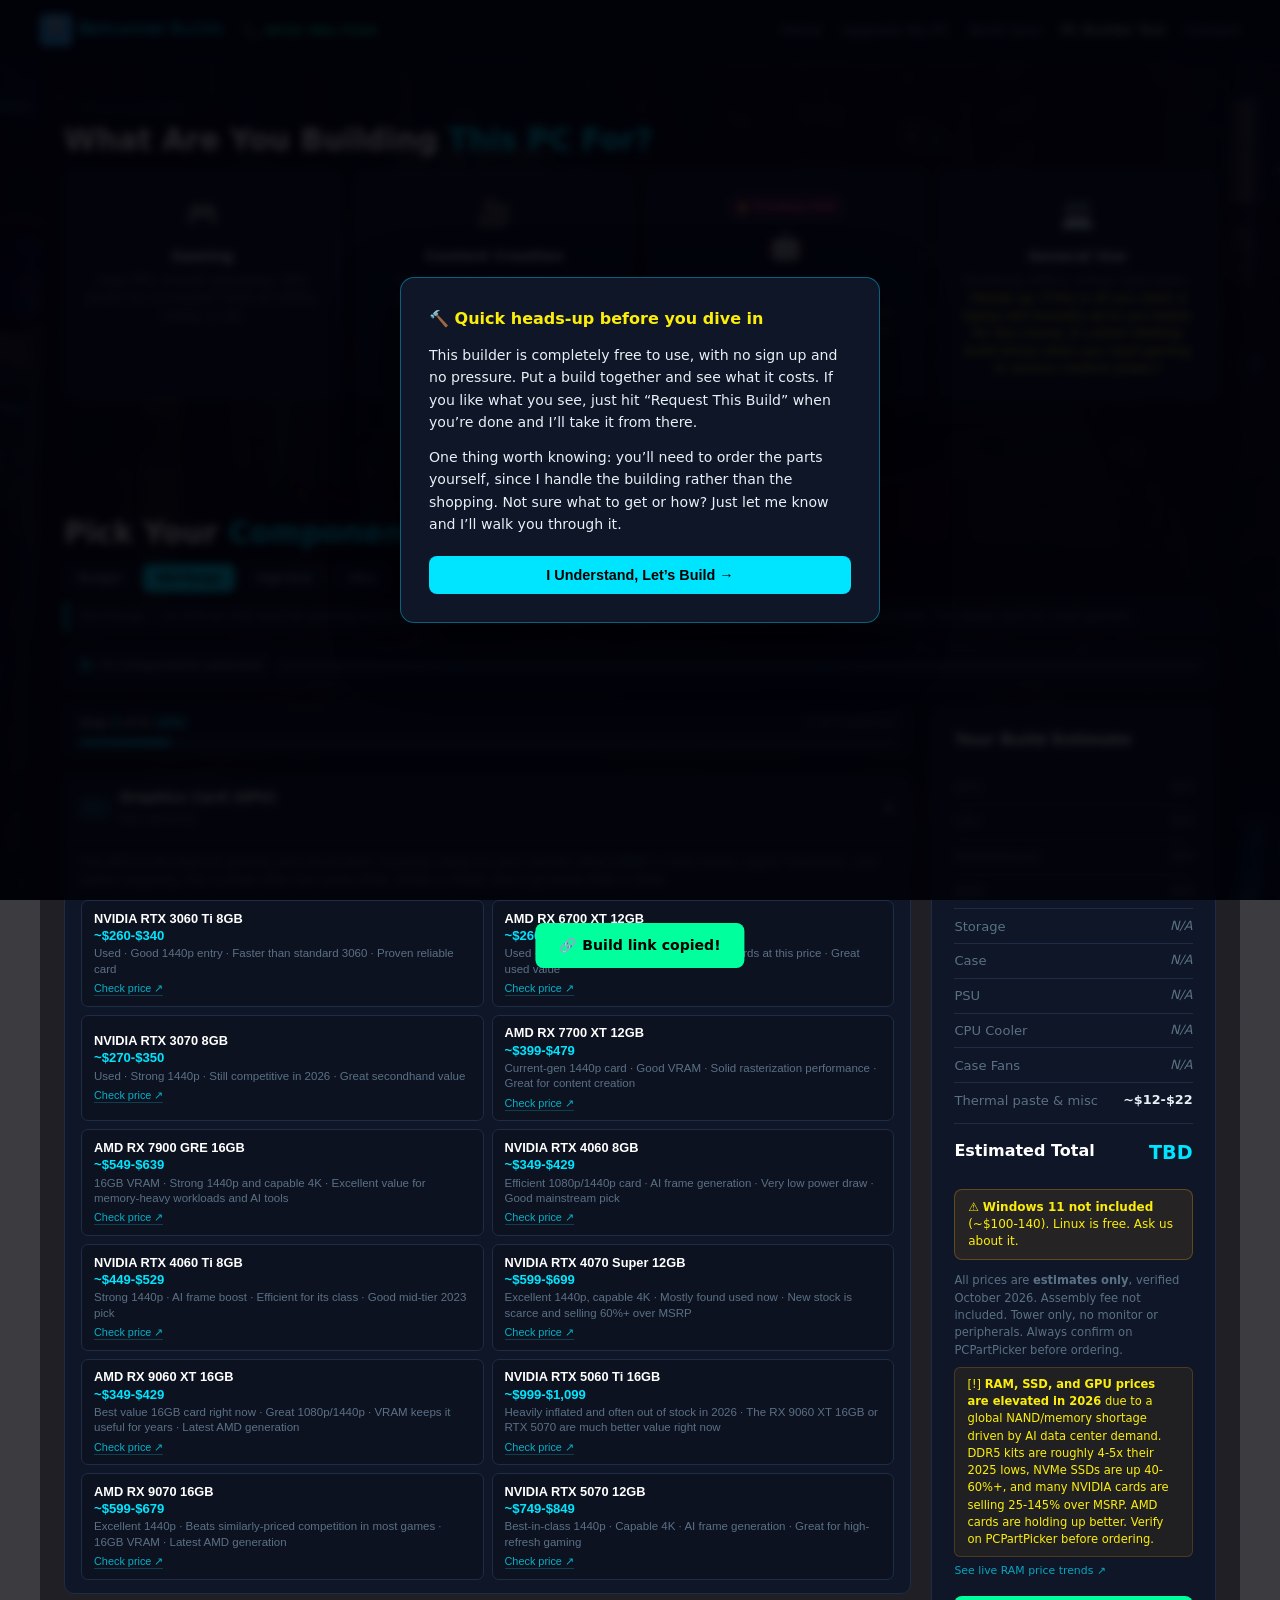
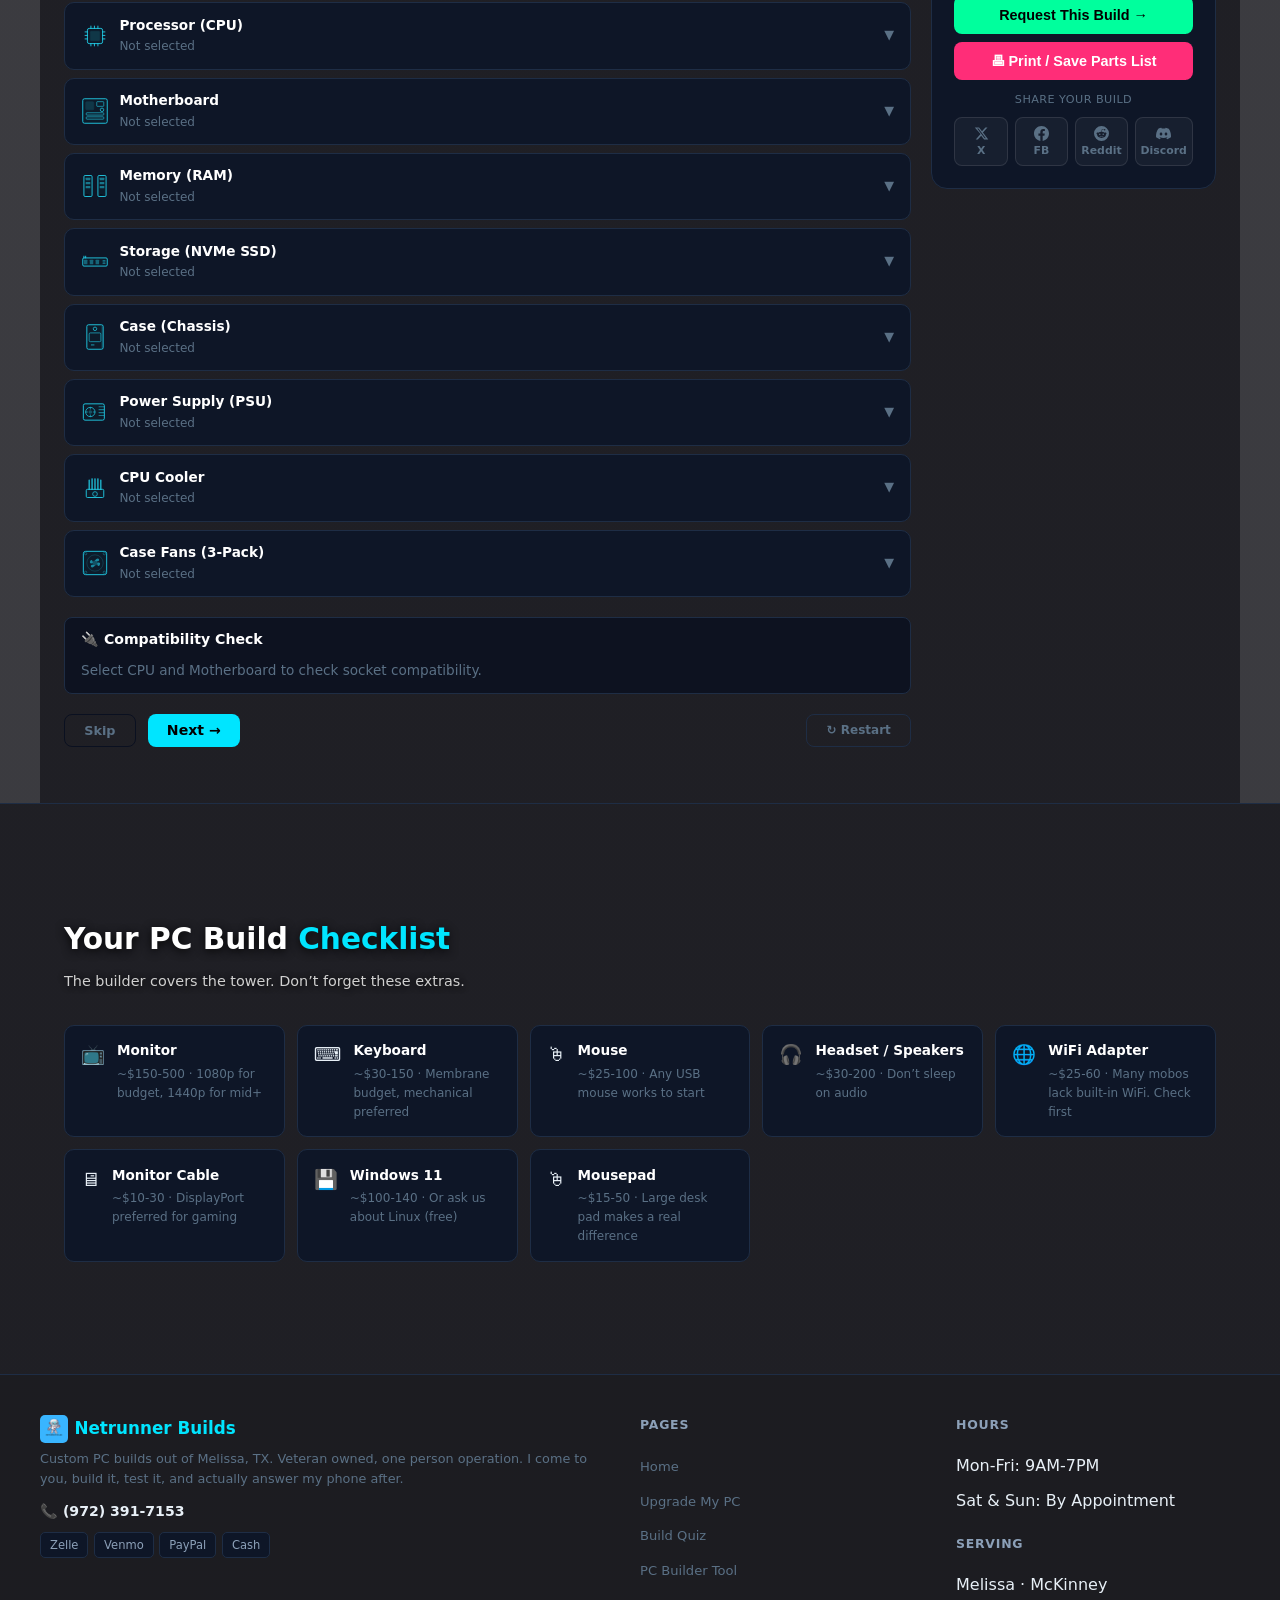
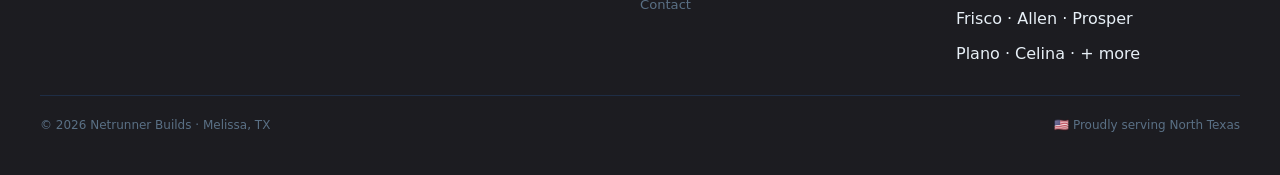
<file: build.html>
<!DOCTYPE html>
<html lang="en">
<head>
<meta charset="UTF-8">
<meta name="viewport" content="width=device-width, initial-scale=1.0">
<meta name="description" content="Netrunner Builds PC Builder. Configure your custom PC build for North Texas. Interactive component picker with real time pricing and compatibility checking.">
<meta property="og:title" content="PC Builder Tool · Netrunner Builds">
<meta property="og:description" content="Free interactive PC builder for North Texas. Pick your parts, see real pricing, check compatibility. No experience needed.">
<meta property="og:image" content="https://netrunnerbuilds.com/netrunner_logo.png">
<meta property="og:url" content="https://netrunnerbuilds.com/build.html">
<meta property="og:type" content="website">
<meta name="twitter:card" content="summary">
<meta name="twitter:image" content="https://netrunnerbuilds.com/netrunner_logo.png">
<title>PC Builder Tool · Netrunner Builds</title>
<link rel="icon" href="netrunner_logo.png">
<link rel="apple-touch-icon" href="apple-touch-icon.png">
<link rel="canonical" href="https://netrunnerbuilds.com/build.html">
<link rel="preload" as="image" href="hero-bg.webp" type="image/webp">
<link rel="stylesheet" href="styles.css">
<link rel="manifest" href="manifest.json">
<meta name="theme-color" content="#00e5ff">
<meta name="apple-mobile-web-app-capable" content="yes">
<meta name="apple-mobile-web-app-status-bar-style" content="black-translucent">
<meta name="apple-mobile-web-app-title" content="Netrunner Builds">
<meta name="mobile-web-app-capable" content="yes">
</head>
<body>
<div id="sale-banner" class="sale-banner" style="display:none;">
  <span class="sale-banner-text" id="sale-banner-text"></span>
  <button class="sale-banner-close" onclick="dismissSaleBanner()" aria-label="Dismiss announcement">&times;</button>
</div>
<nav>
  <div class="nav-i">
    <a href="index.html" class="nav-logo"><img src="netrunner_logo.webp" alt="Netrunner Builds" style="height:32px;width:32px;object-fit:contain;border-radius:6px;margin-right:.45rem;vertical-align:middle;" width="32" height="32" decoding="async">Netrunner<span style="color:var(--cyan)"> Builds</span></a>
    <a href="tel:9723917153" class="nav-phone">&#128222; (972) 391-7153</a>
    <button class="nav-burger" id="nav-burger" onclick="toggleNav()" aria-label="Toggle navigation menu">&#9776;</button>
    <ul class="nav-links" role="list">
      <li><a href="index.html" >Home</a></li>
      <li><a href="upgrade.html" >Upgrade My PC</a></li>
      <li><a href="build-quiz.html" >Build Quiz</a></li>
      <li><a href="build.html" class="active">PC Builder Tool</a></li>
      <li><a href="request.html" >Contact</a></li>
    </ul>
  </div>
</nav>


<div class="modal-overlay" id="heads-up-modal">
  <div class="modal-box">
    <b style="color:#FCEE0A;font-size:1rem;">&#128296; Quick heads-up before you dive in</b>
    <p style="margin-top:.75rem;">This builder is completely free to use, with no sign up and no pressure. Put a build together and see what it costs. If you like what you see, just hit &ldquo;Request This Build&rdquo; when you&rsquo;re done and I&rsquo;ll take it from there.</p>
    <p style="margin-top:.75rem;">One thing worth knowing: you&rsquo;ll need to order the parts yourself, since I handle the building rather than the shopping. Not sure what to get or how? Just let me know and I&rsquo;ll walk you through it.</p>
    <button class="btn btn-primary" style="width:100%;justify-content:center;margin-top:1.25rem;" onclick="document.getElementById('heads-up-modal').remove()">I Understand, Let&rsquo;s Build &#8594;</button>
  </div>
</div>

<section class="sec rev">
  <h2 class="sec-title">What Are You Building <span>This PC For?</span></h2>
  <div class="uc-grid">
    <div class="uc-card" data-uc="gaming" onclick="pickUC(this)">
      <div class="uc-icon">&#127918;</div>
      <div class="uc-title">Gaming</div>
      <div class="uc-note">High FPS, smooth gameplay, GPU power to run modern titles at 1080p, 1440p, or 4K.</div>
    </div>
    <div class="uc-card" data-uc="content" onclick="pickUC(this)">
      <div class="uc-icon">&#127909;</div>
      <div class="uc-title">Content Creation</div>
      <div class="uc-note">Video editing, streaming, photo work. CPU cores, fast RAM, and plenty of storage.</div>
    </div>
    <div class="uc-card" data-uc="ai" onclick="pickUC(this)">
      <div class="hot-badge">&#128293; Trending 2026</div>
      <div class="uc-icon">&#129302;</div>
      <div class="uc-title">AI &amp; Productivity</div>
      <div class="uc-note">Local LLMs, Stable Diffusion, AI art tools. VRAM and processing power are everything.</div>
    </div>
    <div class="uc-card" data-uc="general" onclick="pickUC(this)">
      <div class="uc-icon">&#128187;</div>
      <div class="uc-title">General Use</div>
      <div class="uc-note">Browsing, Office, school, light tasks. <em style="color:var(--ylw);font-style:normal;">(Heads up: if this is all you need, a laptop will honestly serve you better for less money. A custom desktop build shines when you need gaming or serious creative power.)</em></div>
    </div>
  </div>
</section>

<section id="builder" class="sec">
  <h2 class="sec-title">Pick Your <span>Components</span></h2>

  <div class="tier-row">
    <button class="tier-btn" data-tier="budget" onclick="setTier(this)">Budget</button>
    <button class="tier-btn active" data-tier="mid" onclick="setTier(this)">Mid-Range</button>
    <button class="tier-btn" data-tier="high" onclick="setTier(this)">High-End</button>
    <button class="tier-btn" data-tier="ultra" onclick="setTier(this)">Ultra</button>
  </div>
  <div class="tier-desc" id="tier-desc">Mid-Range: ~$1,450-$2,200 total for gaming builds (creator and AI builds run higher). 1080p maxed, solid 1440p, smooth high framerates. The sweet spot for most gamers.</div>
  <div id="rec-banner" style="display:none;background:rgba(252,238,10,.07);border:1px solid rgba(252,238,10,.28);border-radius:8px;padding:.7rem 1rem;margin-top:.5rem;font-size:.82rem;color:var(--sub);gap:.65rem;align-items:flex-start;line-height:1.5;"></div>

  <div class="prog-wrap">
    <span class="prog-lbl"><b id="prog-count">0</b> / 9 components selected</span>
    <div class="prog-track"><div class="prog-fill" id="prog-fill"></div></div>
  </div>

  <div class="bld-layout">
    <div class="comp-col">

      <div class="wz-bar" id="wz-bar">
        <div class="wz-bar-top">
          <span id="wz-lbl">Step <b>1</b> of 9: <b style="color:var(--cyan)">GPU</b></span>
          <span style="font-size:.75rem;color:var(--mut)" id="wz-done-lbl">0 of 9 selected</span>
        </div>
        <div class="wz-track"><div class="wz-fill" id="wz-fill"></div></div>
      </div>

      <div class="csec" id="csec-gpu">
        <div class="csec-hdr open" onclick="toggle('gpu')">
          <div class="csec-icon" id="ico-gpu"></div>
          <div class="csec-info">
            <div class="csec-name">Graphics Card (GPU)</div>
            <div class="csec-sel empty" id="sel-gpu">Not selected</div>
          </div>
          <span class="csec-chev open" id="chev-gpu">&#9660;</span>
        </div>
        <div class="csec-body open" id="body-gpu">
          <p class="cdesc">The GPU is the heart of gaming and visual work. It pushes pixels to your monitor. More VRAM = more detail, higher resolution, and better longevity. The number after the name (8GB, 16GB) is VRAM. Don&rsquo;t go below 8GB in 2026.</p>
          <div class="opts-grid" id="opts-gpu"></div>
        </div>
      </div>

      <div class="csec" id="csec-cpu">
        <div class="csec-hdr" onclick="toggle('cpu')">
          <div class="csec-icon" id="ico-cpu"></div>
          <div class="csec-info">
            <div class="csec-name">Processor (CPU)</div>
            <div class="csec-sel empty" id="sel-cpu">Not selected</div>
          </div>
          <span class="csec-chev" id="chev-cpu">&#9660;</span>
        </div>
        <div class="csec-body" id="body-cpu">
          <p class="cdesc">The CPU handles game logic, AI, background apps, and everything your GPU doesn&rsquo;t. Socket type MUST match your motherboard (AM4, AM5, LGA1700, LGA1851). The compatibility checker below will catch mismatches.</p>
          <div class="opts-grid" id="opts-cpu"></div>
        </div>
      </div>

      <div class="csec" id="csec-mobo">
        <div class="csec-hdr" onclick="toggle('mobo')">
          <div class="csec-icon" id="ico-mobo"></div>
          <div class="csec-info">
            <div class="csec-name">Motherboard</div>
            <div class="csec-sel empty" id="sel-mobo">Not selected</div>
          </div>
          <span class="csec-chev" id="chev-mobo">&#9660;</span>
        </div>
        <div class="csec-body" id="body-mobo">
          <p class="cdesc">The motherboard connects everything together. It MUST share the same socket as your CPU (AM4, AM5, LGA1700, LGA1851). It also determines whether you use DDR4 or DDR5 RAM.</p>
          <div class="opts-grid" id="opts-mobo"></div>
        </div>
      </div>

      <div class="csec" id="csec-ram">
        <div class="csec-hdr" onclick="toggle('ram')">
          <div class="csec-icon" id="ico-ram"></div>
          <div class="csec-info">
            <div class="csec-name">Memory (RAM)</div>
            <div class="csec-sel empty" id="sel-ram">Not selected</div>
          </div>
          <span class="csec-chev" id="chev-ram">&#9660;</span>
        </div>
        <div class="csec-body" id="body-ram">
          <p class="cdesc">RAM is your PC&rsquo;s short-term workspace. AM4 and LGA1700 platforms use DDR4. AM5 and LGA1851 use DDR5. Mixing the wrong type won&rsquo;t work. The compat checker will warn you.</p>
          <div class="opts-grid" id="opts-ram"></div>
        </div>
      </div>

      <div class="csec" id="csec-storage">
        <div class="csec-hdr" onclick="toggle('storage')">
          <div class="csec-icon" id="ico-storage"></div>
          <div class="csec-info">
            <div class="csec-name">Storage (NVMe SSD)</div>
            <div class="csec-sel empty" id="sel-storage">Not selected</div>
          </div>
          <span class="csec-chev" id="chev-storage">&#9660;</span>
        </div>
        <div class="csec-body" id="body-storage">
          <p class="cdesc">Brand matters. Samsung and WD are the gold standards for reliability and warranty. Kingston NV3 is solid for budget. Avoid no-name drives for your primary drive. Options are grouped by capacity. <strong style="color:var(--ylw)">Note: SSD prices are elevated in 2026</strong> due to the same NAND flash shortage driving up RAM. Verify current price before ordering.</p>
          <div id="storage-groups"></div>
        </div>
      </div>

      <div class="csec" id="csec-case">
        <div class="csec-hdr" onclick="toggle('case')">
          <div class="csec-icon" id="ico-case"></div>
          <div class="csec-info">
            <div class="csec-name">Case (Chassis)</div>
            <div class="csec-sel empty" id="sel-case">Not selected</div>
          </div>
          <span class="csec-chev" id="chev-case">&#9660;</span>
        </div>
        <div class="csec-body" id="body-case">
          <p class="cdesc">The case houses everything and affects airflow, size, and looks. These are the most popular picks for 2026. Select one from the dropdown below.</p>
          <div id="dd-case"></div>
        </div>
      </div>

      <div class="csec" id="csec-psu">
        <div class="csec-hdr" onclick="toggle('psu')">
          <div class="csec-icon" id="ico-psu"></div>
          <div class="csec-info">
            <div class="csec-name">Power Supply (PSU)</div>
            <div class="csec-sel empty" id="sel-psu">Not selected</div>
          </div>
          <span class="csec-chev" id="chev-psu">&#9660;</span>
        </div>
        <div class="csec-body" id="body-psu">
          <div class="psu-box"><b>80+ Ratings explained:</b> Bronze (82-85% efficient) is fine for budget builds. <b>Gold (87-90%)</b> is the sweet spot: quieter, cooler, lasts longer, recommended for most builds. Platinum (90-92%) is for heavy 24/7 use. Higher rating = less wasted heat = longer lifespan.</div>
          <div class="opts-grid" id="opts-psu"></div>
        </div>
      </div>

      <div class="csec" id="csec-cooler">
        <div class="csec-hdr" onclick="toggle('cooler')">
          <div class="csec-icon" id="ico-cooler"></div>
          <div class="csec-info">
            <div class="csec-name">CPU Cooler</div>
            <div class="csec-sel empty" id="sel-cooler">Not selected</div>
          </div>
          <span class="csec-chev" id="chev-cooler">&#9660;</span>
        </div>
        <div class="csec-body" id="body-cooler">
          <p class="cdesc"><b style="color:var(--txt)">Air cooler</b> = metal heatsink tower that sits on the CPU with a fan. Reliable, quiet, no moving liquid. <b style="color:var(--txt)">AIO liquid cooler</b> = pump on the CPU connected to a radiator. Keeps CPUs cooler under heavy load and looks cleaner in glass-panel cases.</p>
          <div class="opts-grid" id="opts-cooler"></div>
        </div>
      </div>

      <div class="csec" id="csec-fans">
        <div class="csec-hdr" onclick="toggle('fans')">
          <div class="csec-icon" id="ico-fans"></div>
          <div class="csec-info">
            <div class="csec-name">Case Fans (3-Pack)</div>
            <div class="csec-sel empty" id="sel-fans">Not selected</div>
          </div>
          <span class="csec-chev" id="chev-fans">&#9660;</span>
        </div>
        <div class="csec-body" id="body-fans">
          <p class="cdesc">Case fans keep air moving through the build: cool air in from the front, hot air out the back. Select a 3-pack from the dropdown below.</p>
          <div id="dd-fans"></div>
        </div>
      </div>

      <div class="compat" id="compat-box">
        <div class="compat-title">&#128268; Compatibility Check</div>
        <div class="compat-hint" id="compat-msg">Select CPU and Motherboard to check socket compatibility.</div>
      </div>

      <div class="wz-nav" id="wz-nav-bar" style="margin-top:.75rem;">
        <button class="wz-btn wz-back" id="wz-back" onclick="wzBack()" style="display:none;">&larr; Back</button>
        <button class="wz-btn wz-skip" id="wz-skip" onclick="wzSkip()" style="display:none;">Skip</button>
        <button class="wz-btn wz-next" id="wz-next" onclick="wzNext()">Next &rarr;</button>
        <button class="wz-btn wz-restart" onclick="wzRestart()" title="Start over">&#8635; Restart</button>
      </div>

    </div>

    <div>
      <div id="era-box" class="era-box" style="display:none;"></div>
      <div class="pp">
        <div class="pp-title">Your Build Estimate</div>
        <div id="pp-rows">
          <div class="pp-row"><span class="pp-lbl">GPU</span><span class="pp-val dim" id="pp-gpu">N/A</span></div>
          <div class="pp-row"><span class="pp-lbl">CPU</span><span class="pp-val dim" id="pp-cpu">N/A</span></div>
          <div class="pp-row"><span class="pp-lbl">Motherboard</span><span class="pp-val dim" id="pp-mobo">N/A</span></div>
          <div class="pp-row"><span class="pp-lbl">RAM</span><span class="pp-val dim" id="pp-ram">N/A</span></div>
          <div class="pp-row"><span class="pp-lbl">Storage</span><span class="pp-val dim" id="pp-storage">N/A</span></div>
          <div class="pp-row"><span class="pp-lbl">Case</span><span class="pp-val dim" id="pp-case">N/A</span></div>
          <div class="pp-row"><span class="pp-lbl">PSU</span><span class="pp-val dim" id="pp-psu">N/A</span></div>
          <div class="pp-row"><span class="pp-lbl">CPU Cooler</span><span class="pp-val dim" id="pp-cooler">N/A</span></div>
          <div class="pp-row"><span class="pp-lbl">Case Fans</span><span class="pp-val dim" id="pp-fans">N/A</span></div>
          <div class="pp-row"><span class="pp-lbl">Thermal paste &amp; misc</span><span class="pp-val" id="pp-base">N/A</span></div>
        </div>
        <div class="pp-total">
          <span class="pp-total-lbl">Estimated Total</span>
          <span class="pp-total-val" id="pp-total">TBD</span>
        </div>
        <div class="pp-os">&#9888;&#65039; <b>Windows 11 not included</b> (~$100-140). Linux is free. Ask us about it.</div>
        <p class="pp-note">All prices are <strong>estimates only</strong>, verified October 2026. Assembly fee not included. Tower only, no monitor or peripherals. Always confirm on PCPartPicker before ordering.</p>
        <p class="pp-note" style="color:var(--ylw);background:rgba(245,158,11,.08);border:1px solid rgba(245,158,11,.2);border-radius:6px;padding:.5rem .75rem;margin-top:.5rem;">[!] <strong>RAM, SSD, and GPU prices are elevated in 2026</strong> due to a global NAND/memory shortage driven by AI data center demand. DDR5 kits are roughly 4-5x their 2025 lows, NVMe SSDs are up 40-60%+, and many NVIDIA cards are selling 25-145% over MSRP. AMD cards are holding up better. Verify on PCPartPicker before ordering.</p>
        <p class="pp-upd"><a href="https://pcpartpicker.com/trends/price/memory/" target="_blank" style="color:var(--cyan);font-size:.68rem;text-decoration:none;">See live RAM price trends &#8599;</a></p>
        <div class="pp-actions">
          <button class="btn btn-green" onclick="goToContact()" style="width:100%;justify-content:center;">Request This Build &#8594;</button>
          <button class="btn" onclick="printPartsList()" style="width:100%;justify-content:center;background:var(--magenta);color:#fff;border-color:var(--magenta);">&#128438; Print / Save Parts List</button>
          <div style="font-size:.7rem;color:var(--mut);text-align:center;padding-top:.15rem;letter-spacing:.04em;text-transform:uppercase;">Share your build</div>
          <div class="soc-row">
            <button class="soc-btn soc-x" onclick="shareOn('x')" title="Share on X">
              <svg xmlns="http://www.w3.org/2000/svg" viewBox="0 0 24 24" fill="currentColor" width="15" height="15"><path d="M18.244 2.25h3.308l-7.227 8.26 8.502 11.24H16.17l-4.714-6.231-5.401 6.231H2.744l7.73-8.835L1.254 2.25H8.08l4.713 6.231zm-1.161 17.52h1.833L7.084 4.126H5.117z"/></svg>
              X
            </button>
            <button class="soc-btn soc-fb" onclick="shareOn('facebook')" title="Share on Facebook">
              <svg xmlns="http://www.w3.org/2000/svg" viewBox="0 0 24 24" fill="currentColor" width="15" height="15"><path d="M24 12.073c0-6.627-5.373-12-12-12s-12 5.373-12 12c0 5.99 4.388 10.954 10.125 11.854v-8.385H7.078v-3.47h3.047V9.43c0-3.007 1.792-4.669 4.533-4.669 1.312 0 2.686.235 2.686.235v2.953H15.83c-1.491 0-1.956.925-1.956 1.874v2.25h3.328l-.532 3.47h-2.796v8.385C19.612 23.027 24 18.062 24 12.073z"/></svg>
              FB
            </button>
            <button class="soc-btn soc-reddit" onclick="shareOn('reddit')" title="Share on Reddit">
              <svg xmlns="http://www.w3.org/2000/svg" viewBox="0 0 24 24" fill="currentColor" width="15" height="15"><path d="M12 0A12 12 0 0 0 0 12a12 12 0 0 0 12 12 12 12 0 0 0 12-12A12 12 0 0 0 12 0zm5.01 4.744c.688 0 1.25.561 1.25 1.249a1.25 1.25 0 0 1-2.498.056l-2.597-.547-.8 3.747c1.824.07 3.48.632 4.674 1.488.308-.309.73-.491 1.207-.491.968 0 1.754.786 1.754 1.754 0 .716-.435 1.333-1.01 1.614a3.111 3.111 0 0 1 .042.52c0 2.694-3.13 4.87-7.004 4.87-3.874 0-7.004-2.176-7.004-4.87 0-.183.015-.366.043-.534A1.748 1.748 0 0 1 4.028 12c0-.968.786-1.754 1.754-1.754.463 0 .898.196 1.207.49 1.207-.883 2.878-1.43 4.744-1.487l.885-4.182a.342.342 0 0 1 .14-.197.35.35 0 0 1 .238-.042l2.906.617a1.214 1.214 0 0 1 1.108-.701zM9.25 12C8.561 12 8 12.562 8 13.25c0 .687.561 1.248 1.25 1.248.687 0 1.248-.561 1.248-1.249 0-.688-.561-1.249-1.249-1.249zm5.5 0c-.687 0-1.248.561-1.248 1.25 0 .687.561 1.248 1.249 1.248.688 0 1.249-.561 1.249-1.249 0-.687-.562-1.249-1.25-1.249zm-5.466 3.99a.327.327 0 0 0-.231.094.33.33 0 0 0 0 .463c.842.842 2.484.913 2.961.913.477 0 2.105-.056 2.961-.913a.361.361 0 0 0 .029-.463.33.33 0 0 0-.464 0c-.547.533-1.684.73-2.512.73-.828 0-1.979-.196-2.512-.73a.326.326 0 0 0-.232-.095z"/></svg>
              Reddit
            </button>
            <button class="soc-btn soc-discord" onclick="shareOn('discord')" title="Copy link for Discord">
              <svg xmlns="http://www.w3.org/2000/svg" viewBox="0 0 24 24" fill="currentColor" width="15" height="15"><path d="M20.317 4.37a19.791 19.791 0 0 0-4.885-1.515.074.074 0 0 0-.079.037c-.21.375-.444.864-.608 1.25a18.27 18.27 0 0 0-5.487 0 12.64 12.64 0 0 0-.617-1.25.077.077 0 0 0-.079-.037A19.736 19.736 0 0 0 3.677 4.37a.07.07 0 0 0-.032.027C.533 9.046-.32 13.58.099 18.057.1 18.08.114 18.102.132 18.115a19.9 19.9 0 0 0 5.993 3.03.078.078 0 0 0 .084-.028 14.09 14.09 0 0 0 1.226-1.994.076.076 0 0 0-.041-.106 13.107 13.107 0 0 1-1.872-.892.077.077 0 0 1-.008-.128 10.2 10.2 0 0 0 .372-.292.074.074 0 0 1 .077-.01c3.928 1.793 8.18 1.793 12.062 0a.074.074 0 0 1 .078.01c.12.098.246.198.373.292a.077.077 0 0 1-.006.127 12.299 12.299 0 0 1-1.873.892.077.077 0 0 0-.041.107c.36.698.772 1.362 1.225 1.993a.076.076 0 0 0 .084.028 19.839 19.839 0 0 0 6.002-3.03.077.077 0 0 0 .032-.054c.5-5.177-.838-9.674-3.549-13.66a.061.061 0 0 0-.031-.03zM8.02 15.33c-1.183 0-2.157-1.085-2.157-2.419 0-1.333.956-2.419 2.157-2.419 1.21 0 2.176 1.096 2.157 2.42 0 1.333-.956 2.418-2.157 2.418zm7.975 0c-1.183 0-2.157-1.085-2.157-2.419 0-1.333.955-2.419 2.157-2.419 1.21 0 2.176 1.096 2.157 2.42 0 1.333-.946 2.418-2.157 2.418z"/></svg>
              Discord
            </button>
          </div>
        </div>
      </div>
    </div>

  </div>
</section>

<section class="rev" style="border-top:1px solid var(--brd);padding:3.5rem 0;">
  <div class="sec">
    <h2 class="sec-title">Your PC Build <span>Checklist</span></h2>
    <p class="sec-sub">The builder covers the tower. Don&rsquo;t forget these extras.</p>
    <div class="cl-grid">
      <div class="cl-item"><span class="cl-icon">&#128250;</span><div><div class="cl-name">Monitor</div><div class="cl-price">~$150-500 &middot; 1080p for budget, 1440p for mid+</div></div></div>
      <div class="cl-item"><span class="cl-icon">&#9000;</span><div><div class="cl-name">Keyboard</div><div class="cl-price">~$30-150 &middot; Membrane budget, mechanical preferred</div></div></div>
      <div class="cl-item"><span class="cl-icon">&#128432;</span><div><div class="cl-name">Mouse</div><div class="cl-price">~$25-100 &middot; Any USB mouse works to start</div></div></div>
      <div class="cl-item"><span class="cl-icon">&#127911;</span><div><div class="cl-name">Headset / Speakers</div><div class="cl-price">~$30-200 &middot; Don&rsquo;t sleep on audio</div></div></div>
      <div class="cl-item"><span class="cl-icon">&#127760;</span><div><div class="cl-name">WiFi Adapter</div><div class="cl-price">~$25-60 &middot; Many mobos lack built-in WiFi. Check first</div></div></div>
      <div class="cl-item"><span class="cl-icon">&#128421;</span><div><div class="cl-name">Monitor Cable</div><div class="cl-price">~$10-30 &middot; DisplayPort preferred for gaming</div></div></div>
      <div class="cl-item"><span class="cl-icon">&#128190;</span><div><div class="cl-name">Windows 11</div><div class="cl-price">~$100-140 &middot; Or ask us about Linux (free)</div></div></div>
      <div class="cl-item"><span class="cl-icon">&#128432;</span><div><div class="cl-name">Mousepad</div><div class="cl-price">~$15-50 &middot; Large desk pad makes a real difference</div></div></div>
    </div>
  </div>
</section>

<footer>
  <div class="ft-i">
    <div>
      <div class="ft-brand"><img src="netrunner_logo.webp" alt="Netrunner Builds" style="height:28px;width:28px;object-fit:contain;border-radius:5px;margin-right:.4rem;vertical-align:middle;" width="28" height="28" decoding="async" loading="lazy">Netrunner<span style="color:var(--cyan)"> Builds</span></div>
      <div class="ft-tag">Custom PC builds out of Melissa, TX. Veteran owned, one person operation. I come to you, build it, test it, and actually answer my phone after.</div>
      <a href="tel:+19723917153" class="ft-phone">&#128222; (972) 391-7153</a>
      <div class="pay-badges"><span class="pay-b">Zelle</span><span class="pay-b">Venmo</span><span class="pay-b">PayPal</span><span class="pay-b">Cash</span></div>
    </div>
    <div class="ft-col">
      <h4>Pages</h4>
      <ul>
        <li><a href="index.html">Home</a></li>
        <li><a href="upgrade.html">Upgrade My PC</a></li>
        <li><a href="build-quiz.html">Build Quiz</a></li>
        <li><a href="build.html">PC Builder Tool</a></li>
        <li><a href="request.html">Contact</a></li>
      </ul>
    </div>
    <div class="ft-col">
      <h4>Hours</h4>
      <ul>
        <li>Mon-Fri: 9AM-7PM</li>
        <li>Sat &amp; Sun: By Appointment</li>
      </ul>
      <h4 style="margin-top:1rem;">Serving</h4>
      <ul>
        <li>Melissa &middot; McKinney</li>
        <li>Frisco &middot; Allen &middot; Prosper</li>
        <li>Plano &middot; Celina &middot; + more</li>
      </ul>
    </div>
  </div>
  <div class="ft-bot">
    <span>&copy; 2026 Netrunner Builds &middot; Melissa, TX</span>
    <span>&#127482;&#127480; Proudly serving North Texas</span>
  </div>
</footer>


<div class="toast" id="toast">&#128279; Build link copied!</div>
<button id="btt" onclick="window.scrollTo({top:0,behavior:'smooth'})" aria-label="Back to top">&#8593;</button>
<script src="shared.js"></script>
<script src="parts.js"></script>
<script>
'use strict';
const ST = {
  tier:'mid', uc:null,
  sel:{gpu:null,cpu:null,mobo:null,ram:null,storage:null,case:null,psu:null,cooler:null,fans:null}
};

function $(id){return document.getElementById(id);}
function fmtP(lo,hi){return '$'+lo.toLocaleString()+'-$'+hi.toLocaleString();}
function showToast(msg){var t=$('toast');t.textContent=msg;t.classList.add('show');setTimeout(function(){t.classList.remove('show');},2800);}

function renderCat(cat){
  var items=Array.isArray(DATA[cat])?DATA[cat]:(DATA[cat][ST.tier]||[]);
  var el=$('opts-'+cat);
  if(!el)return;
  el.innerHTML=items.map(function(item,i){
    var isSel=ST.sel[cat]&&ST.sel[cat].n===item.n;
    var tag='';
    if(item.tp==='air')tag='<span class="opt-tag tag-air">Air</span> ';
    if(item.tp==='aio')tag='<span class="opt-tag tag-aio">AIO Liquid</span> ';
    if(item.rt==='Bronze')tag='<span class="opt-tag tag-brnz">Bronze</span> ';
    if(item.rt==='Gold')tag='<span class="opt-tag tag-gold">Gold</span> ';
    if(item.rt==='Platinum')tag='<span class="opt-tag tag-plat">Platinum</span> ';
    var pcpLink=item.pcp?'<a href="'+item.pcp+'" target="_blank" rel="noopener" onclick="event.stopPropagation()" class="opt-pcp">Check price &#8599;</a>':'';
    return '<button class="opt'+(isSel?' sel':'')+'" data-cat="'+cat+'" data-idx="'+i+'" onclick="selectOpt(this)"><div class="opt-check">&#10003; Selected</div>'+tag+'<div class="opt-name">'+item.n+'</div><div class="opt-price">~'+fmtP(item.lo,item.hi)+'</div><div class="opt-note">'+item.s+'</div>'+pcpLink+'</button>';
  }).join('');
}

function renderStorage(){
  var wrap=$('storage-groups');
  if(!wrap)return;
  var html='';
  STORAGE_CAPS.forEach(function(cap){
    var items=DATA.storage.filter(function(i){return i.cap===cap;});
    var isOpen=cap==='1TB';
    var selInCap=items.some(function(i){return ST.sel.storage&&ST.sel.storage.n===i.n;});
    html+='<div class="sg"><button class="sg-hdr'+((isOpen||selInCap)?' open':'')+'" onclick="toggleSG(this)">';
    html+='<span>'+cap+(cap==='1TB'?' <span style="font-size:.68rem;color:var(--cyan);font-weight:700">&#9733; Most Popular</span>':'')+'</span>';
    html+='<span class="sg-cnt">'+items.length+' options</span>';
    html+='<span class="sg-chev">&#9660;</span></button>';
    html+='<div class="sg-body'+((isOpen||selInCap)?' open':'')+'">';
    items.forEach(function(item){
      var realIdx=DATA.storage.indexOf(item);
      var isSel=ST.sel.storage&&ST.sel.storage.n===item.n;
      var pcpS=item.pcp?'<a href="'+item.pcp+'" target="_blank" rel="noopener" onclick="event.stopPropagation()" class="opt-pcp">Check price &#8599;</a>':'';
      html+='<button class="opt'+(isSel?' sel':'')+'" data-cat="storage" data-idx="'+realIdx+'" onclick="selectOpt(this)"><div class="opt-check">&#10003; Selected</div><div class="opt-name">'+item.n+'</div><div class="opt-price">~'+fmtP(item.lo,item.hi)+'</div><div class="opt-note">'+item.s+'</div>'+pcpS+'</button>';
    });
    html+='</div></div>';
  });
  wrap.innerHTML=html;
}

const DROP_CATS=['case','fans'];

function renderDropdown(cat){
  var wrap=$('dd-'+cat);
  if(!wrap)return;
  var items=DATA[cat];
  var sel=ST.sel[cat];
  var selIdx=sel?items.findIndex(function(i){return i.n===sel.n;}): -1;
  var label=cat==='case'?'a case':'a fan pack';
  var opts='<option value="-1">Choose '+label+'...</option>';
  items.forEach(function(item,i){
    opts+='<option value="'+i+'"'+(selIdx===i?' selected':'')+'>'+item.n+' (~$'+item.lo+'-$'+item.hi+')</option>';
  });
  var pickHtml=sel?'<div class="dd-pick">&#10003; '+sel.n+' <span style="font-size:.72rem;color:var(--mut)">~$'+sel.lo+'-$'+sel.hi+'</span><br><span style="font-size:.72rem;color:var(--sub)">'+sel.s+'</span></div>':'';
  wrap.innerHTML='<select class="dd-sel" onchange="selectDrop(\''+cat+'\',parseInt(this.value))">'+opts+'</select>'+pickHtml;
}

function selectDrop(cat,idx){
  if(idx<0){
    ST.sel[cat]=null;
    var sec=$('csec-'+cat);if(sec)sec.classList.remove('done');
  }else{
    var item=DATA[cat][idx];
    if(!item)return;
    ST.sel[cat]=item;
    var sec=$('csec-'+cat);if(sec)sec.classList.add('done');
    openNext(cat);
  }
  renderDropdown(cat);
  updateHeader(cat);
  updateProgress();
  updatePrice();
  checkCompat();
}

function renderAll(){
  ['gpu','cpu','mobo','ram','psu','cooler'].forEach(renderCat);
  DROP_CATS.forEach(renderDropdown);
  renderStorage();
  ['gpu','cpu','mobo','ram','storage','case','psu','cooler','fans'].forEach(updateHeader);
  updateProgress();
  updatePrice();
  checkCompat();
}

const CATS=['gpu','cpu','mobo','ram','storage','case','psu','cooler','fans'];

function selectOpt(btn){
  var cat=btn.dataset.cat;
  var idx=parseInt(btn.dataset.idx);
  var item=Array.isArray(DATA[cat])?DATA[cat][idx]:(DATA[cat][ST.tier]||[])[idx];
  if(!item)return;
  if(ST.sel[cat]&&ST.sel[cat].n===item.n){
    ST.sel[cat]=null;
    $('csec-'+cat).classList.remove('done');
  }else{
    ST.sel[cat]=item;
    $('csec-'+cat).classList.add('done');
    openNext(cat);
  }
  if(cat!=='storage'){renderCat(cat);}else{renderStorage();}
  updateHeader(cat);
  updateProgress();
  updatePrice();
  checkCompat();
}

function openNext(cat){
  var idx=CATS.indexOf(cat);
  if(idx<CATS.length-1)wzShow(idx+1);
}

function toggle(cat){
  var idx=WZ_CATS.indexOf(cat);
  if(idx<0)return;
  var body=$('body-'+cat);
  if(body&&body.classList.contains('open')){
    body.classList.remove('open');
    var chev=$('chev-'+cat);
    var hdr=document.querySelector('#csec-'+cat+' .csec-hdr');
    if(chev)chev.classList.remove('open');
    if(hdr)hdr.classList.remove('open');
  }else{
    wzShow(idx);
  }
}

function toggleSG(btn){
  var body=btn.nextElementSibling;
  btn.classList.toggle('open');
  if(body)body.classList.toggle('open');
}

function updateHeader(cat){
  var el=$('sel-'+cat);
  if(!el)return;
  var sel=ST.sel[cat];
  if(sel){
    el.innerHTML=sel.n+' (~$'+sel.lo+'-$'+sel.hi+') <span style="font-size:.65rem;color:var(--mut);font-weight:400">&middot; click to change</span>';
    el.className='csec-sel';
  }else{
    el.textContent='Not selected';
    el.className='csec-sel empty';
  }
}

function updateProgress(){
  var done=CATS.filter(function(c){return ST.sel[c]!=null;}).length;
  $('prog-count').textContent=done;
  $('prog-fill').style.width=((done/9)*100)+'%';
}

function updatePrice(){
  var tLo=0,tHi=0;
  var base=BASE[ST.tier];
  var keys=['gpu','cpu','mobo','ram','storage','case','psu','cooler','fans'];
  var ppIds={gpu:'pp-gpu',cpu:'pp-cpu',mobo:'pp-mobo',ram:'pp-ram',storage:'pp-storage',case:'pp-case',psu:'pp-psu',cooler:'pp-cooler',fans:'pp-fans'};
  keys.forEach(function(k){
    var el=$(ppIds[k]);
    var sel=ST.sel[k];
    if(sel){
      el.innerHTML='~'+fmtP(sel.lo,sel.hi);
      el.className='pp-val grn';
      tLo+=sel.lo;tHi+=sel.hi;
    }else{
      el.innerHTML='N/A';
      el.className='pp-val dim';
    }
  });
  $('pp-base').innerHTML='~'+fmtP(base.lo,base.hi);
  tLo+=base.lo;tHi+=base.hi;
  if(tLo>base.lo){$('pp-total').innerHTML='~'+fmtP(tLo,tHi);}
  else{$('pp-total').innerHTML='TBD';}
  updateEra();
}

var ERA_NAMES=[
  null,
  'Good for esports &amp; lighter games',
  'Good for most 1080p games',
  'Strong 1080p gaming',
  'Solid 1080p, light 1440p',
  'Great 1440p gaming',
  'Strong 1440p gaming',
  'High-end 1440p &amp; entry 4K',
  '4K gaming at high/ultra settings',
  '4K ultra with ray tracing',
  'Best GPU available, no limits'
];
var ERA_DESC=[
  null,
  '1080p gaming at medium settings. Great for esports titles like CS2, Valorant, and Fortnite.',
  '1080p gaming at high settings. Handles most modern games smoothly at full HD.',
  '1080p gaming at ultra settings. Entry-level ray tracing on supported titles.',
  'Solid 1080p at high or ultra settings. Light 1440p gaming is possible with some settings adjustments.',
  'Strong 1440p entry. Most games run at 1440p high settings. 1080p is fully maxed out.',
  'Strong 1440p. Most games run at 1440p max settings with smooth frame rates.',
  'High-end 1440p, entry 4K. Excellent for 1440p and capable at 4K on most titles.',
  '4K capable. Handles 4K gaming at high or ultra settings in most titles.',
  '4K ultra performance. Runs any game at 4K with max settings and ray tracing.',
  'Absolute best. 4K ray tracing at 100fps+. No game will ever slow this machine down.'
];
var ERA_GAMES=[
  null,
  ['CS2: Medium 1080p @ 60fps','Minecraft: High 1080p @ 60fps','Fortnite: Low/Medium 1080p @ 60fps'],
  ['Fortnite: High 1080p @ 60fps','Valorant: Ultra 1080p @ 144fps','GTA V: High 1080p @ 60fps'],
  ['Fortnite: Ultra 1080p @ 60fps','Call of Duty: High 1080p @ 60fps','Apex Legends: High 1080p @ 60fps'],
  ['Cyberpunk 2077: Medium 1080p @ 60fps','Elden Ring: High 1080p @ 60fps','Fortnite: Ultra 1080p @ 100fps'],
  ['Cyberpunk 2077: High 1080p @ 60fps','Elden Ring: Ultra 1080p @ 60fps','Fortnite: Ultra 1440p @ 60fps'],
  ['Cyberpunk 2077: Ultra 1080p @ 60fps','Elden Ring: Ultra 1440p @ 60fps','Black Myth: Wukong: High 1440p @ 60fps'],
  ['Cyberpunk 2077: Ultra 1440p @ 60fps','Black Myth: Wukong: High 1440p @ 60fps','Hogwarts Legacy: Ultra 1440p @ 60fps'],
  ['Cyberpunk 2077: Ultra 1440p @ 100fps+','Black Myth: Wukong: Ultra 1440p @ 60fps','Hogwarts Legacy: Ultra 4K @ 60fps'],
  ['Cyberpunk 2077: Ultra 4K RT @ 60fps','Black Myth: Wukong: Ultra 4K @ 60fps','Alan Wake 2: Ultra 4K @ 60fps'],
  ['Any game: Ultra 4K RT @ 100fps+','Black Myth: Wukong: 4K Ultra RT @ 100fps','Nothing will slow this machine down']
];

function updateEra(){
  var box=$('era-box');
  if(!box)return;
  var gpu=ST.sel.gpu;
  if(!gpu||!gpu.year||!gpu.perf){box.style.display='none';return;}
  box.style.display='block';
  var p=Math.max(1,Math.min(10,gpu.perf));
  var html='<div class="era-header"><span class="era-label">Build Generation</span><span class="era-year">'+gpu.year+'</span></div>';
  html+='<div class="era-bar-wrap"><div class="era-bar-fill" style="width:'+(p*10)+'%"></div></div>';
  html+='<div class="era-title">'+ERA_NAMES[p]+'</div>';
  html+='<div class="era-desc">'+ERA_DESC[p]+'</div>';
  if(ST.uc==='gaming'){
    html+='<div class="era-games-lbl">&#127918; What this build can run:</div>';
    html+='<div class="era-games">';
    ERA_GAMES[p].forEach(function(g){html+='<div class="era-game-tag">'+g+'</div>';});
    html+='</div>';
  }
  box.innerHTML=html;
}

function checkCompat(){
  var cpu=ST.sel.cpu,mobo=ST.sel.mobo,ram=ST.sel.ram;
  var box=$('compat-msg');
  if(!box)return;
  if(!cpu||!mobo){box.innerHTML='<span class="compat-hint">Select CPU and Motherboard to check socket compatibility.</span>';return;}
  var msgs=[];
  if(cpu.sk!==mobo.sk){
    msgs.push('<div class="compat-err">&#10060; Socket mismatch! CPU needs '+cpu.sk+' but motherboard is '+mobo.sk+'. These are not compatible.</div>');
  }else{
    msgs.push('<div class="compat-ok">&#10003; Socket OK: both are '+cpu.sk+'</div>');
  }
  if(ram){
    var needsDDR=(cpu.sk==='AM5'||cpu.sk==='LGA1851')?'DDR5':'DDR4';
    if(ram.dd&&ram.dd!==needsDDR){
      msgs.push('<div class="compat-err">&#10060; RAM mismatch! '+cpu.sk+' needs '+needsDDR+' but you selected '+ram.dd+'. These are not compatible.</div>');
    }else if(ram.dd){
      msgs.push('<div class="compat-ok">&#10003; RAM type OK: '+ram.dd+' is correct for '+cpu.sk+'</div>');
    }
  }
  box.innerHTML=msgs.join('');
}

function setTier(btn){
  document.querySelectorAll('.tier-btn').forEach(function(b){b.classList.remove('active');});
  btn.classList.add('active');
  ST.tier=btn.dataset.tier;
  $('tier-desc').innerHTML=TIER_DESCS[ST.tier];
  if(ST.uc&&RECOMMENDED[ST.uc]){
    applyRecommended(ST.uc,ST.tier);
  }else{
    ST.sel={gpu:null,cpu:null,mobo:null,ram:null,storage:null,case:null,psu:null,cooler:null,fans:null};
    document.querySelectorAll('.csec').forEach(function(s){s.classList.remove('done');});
    renderAll();
  }
}

function applyRecommended(uc,tier){
  var rec=RECOMMENDED[uc];
  if(!rec)return;
  var t=tier||ST.tier;
  var tierRec=rec[t];
  if(!tierRec)return;
  ST.sel={gpu:null,cpu:null,mobo:null,ram:null,storage:null,case:null,psu:null,cooler:null,fans:null};
  document.querySelectorAll('.csec').forEach(function(s){s.classList.remove('done');});
  CATS.forEach(function(cat){
    var name=tierRec.sel[cat];
    if(!name)return;
    var items=Array.isArray(DATA[cat])?DATA[cat]:(DATA[cat][t]||[]);
    var item=items.find(function(i){return i.n===name;});
    if(item){
      ST.sel[cat]=item;
      var sec=$('csec-'+cat);
      if(sec)sec.classList.add('done');
    }
  });
  renderAll();
  var b=$('rec-banner');
  if(b){
    b.style.display='flex';
    b.innerHTML='<span style="font-size:1.1rem;flex-shrink:0">&#11088;</span><div><b style="color:var(--txt)">Recommended '+rec.label+' build loaded.</b> '+tierRec.blurb+' Swap anything below to make it yours.</div><button onclick="this.parentElement.style.display=\'none\'" style="background:none;border:none;color:var(--mut);cursor:pointer;font-size:1.1rem;line-height:1;padding:0 .25rem;flex-shrink:0">&times;</button>';
  }
}

function pickUC(el){
  document.querySelectorAll('.uc-card').forEach(function(c){c.classList.remove('active');});
  el.classList.add('active');
  ST.uc=el.dataset.uc;
  applyRecommended(ST.uc);
  updateEra();
  setTimeout(function(){$('builder').scrollIntoView({behavior:'smooth',block:'start'});},350);
}

function goToContact(){
  var params=new URLSearchParams();
  params.set('tier',ST.tier);
  if(ST.uc)params.set('uc',ST.uc);
  CATS.forEach(function(c){if(ST.sel[c])params.set(c,ST.sel[c].n);});
  window.location.href='request.html?'+params.toString();
}

function printPartsList(){
  var LBLS={gpu:'Graphics Card (GPU)',cpu:'Processor (CPU)',mobo:'Motherboard',ram:'Memory (RAM)',storage:'Storage (SSD)',case:'Case',psu:'Power Supply (PSU)',cooler:'CPU Cooler',fans:'Case Fans'};
  var parts=[];
  CATS.forEach(function(c){
    var sel=ST.sel[c];
    if(sel){
      var pr=sel.lo&&sel.hi?'~$'+sel.lo.toLocaleString()+'-$'+sel.hi.toLocaleString():'';
      parts.push({cat:LBLS[c]||c,name:sel.n,price:pr,pcp:sel.pcp||''});
    }
  });
  if(parts.length===0){showToast('Select some parts first!');return;}
  var date=new Date().toLocaleDateString('en-US',{month:'long',day:'numeric',year:'numeric'});
  var h='<!DOCTYPE html><html><head><meta charset="UTF-8"><title>Parts List · Netrunner Builds</title><style>';
  h+='body{font-family:system-ui,-apple-system,sans-serif;max-width:680px;margin:2rem auto;color:#1a1a1a;padding:1rem 1.5rem;}';
  h+='h1{font-size:1.3rem;font-weight:800;margin-bottom:.2rem;}';
  h+='.meta{font-size:.82rem;color:#666;margin-bottom:1.5rem;}';
  h+='table{width:100%;border-collapse:collapse;margin-bottom:1.5rem;}';
  h+='th{text-align:left;font-size:.72rem;color:#888;text-transform:uppercase;letter-spacing:.06em;padding:.5rem .75rem;border-bottom:2px solid #e0e0e0;}';
  h+='td{padding:.65rem .75rem;border-bottom:1px solid #f0f0f0;font-size:.9rem;vertical-align:top;}';
  h+='.c{color:#666;font-size:.8rem;width:170px;}.p{text-align:right;font-weight:700;color:#0070cc;white-space:nowrap;width:130px;}';
  h+='a{color:#888;font-size:.72rem;text-decoration:none;}';
  h+='.warn{background:#fffbeb;border:1px solid #e8c840;border-radius:8px;padding:.85rem 1rem;font-size:.83rem;color:#7c5a00;margin-bottom:1.25rem;line-height:1.6;}';
  h+='.warn b{color:#5a3f00;}';
  h+='.ft{font-size:.75rem;color:#aaa;border-top:1px solid #eee;padding-top:.85rem;}';
  h+='.pbtn{background:#00b4cc;color:#fff;border:none;border-radius:6px;padding:.5rem 1.2rem;font-weight:700;cursor:pointer;font-size:.88rem;margin-bottom:1.5rem;}';
  h+='@media print{.pbtn{display:none;}}';
  h+='</style></head><body>';
  h+='<h1>Parts List · Netrunner Builds</h1>';
  h+='<div class="meta">Generated '+date+' &nbsp;&bull;&nbsp; (972) 391-7153 &nbsp;&bull;&nbsp; https://netrunnerbuilds.com</div>';
  h+='<button class="pbtn" onclick="window.print()">&#128438; Print / Save as PDF</button>';
  h+='<table><thead><tr><th>Component</th><th>Part</th><th style="text-align:right">Est. Price</th></tr></thead><tbody>';
  parts.forEach(function(p){
    h+='<tr><td class="c">'+p.cat+'</td><td><b>'+p.name+'</b>'+(p.pcp?'<br><a href="'+p.pcp+'" target="_blank">Check current price &#8599;</a>':'')+'</td><td class="p">'+p.price+'</td></tr>';
  });
  h+='</tbody></table>';
  h+='<div class="warn"><b>Please read before you shop:</b><br>These are the parts for your custom PC build. You purchase the parts yourself (Amazon, Newegg, or Micro Center). Netrunner Builds handles assembly, cable management, stress testing, and on-site installation only. Labor fee is separate. Prices are estimates and may vary. Always confirm before ordering.</div>';
  h+='<div class="ft">Assembled by Ismael Ruiz &bull; Marine Veteran &bull; Melissa, TX &bull; (972) 391-7153</div>';
  h+='</body></html>';
  var w=window.open('','_blank');
  if(w){w.document.write(h);w.document.close();}else{showToast('Allow pop-ups to open the parts list.');}
}

function getBuildURL(){
  var params=new URLSearchParams();
  params.set('tier',ST.tier);
  if(ST.uc)params.set('uc',ST.uc);
  CATS.forEach(function(c){if(ST.sel[c])params.set(c,ST.sel[c].n);});
  return window.location.origin+'/build.html?'+params.toString();
}

function copyToClipboard(text,msg){
  if(navigator.clipboard){navigator.clipboard.writeText(text).then(function(){showToast(msg||'Copied!');});}
  else{var ta=document.createElement('textarea');ta.value=text;document.body.appendChild(ta);ta.select();document.execCommand('copy');document.body.removeChild(ta);showToast(msg||'Copied!');}
}

function shareOn(platform){
  var url=getBuildURL();
  var tierLabel={'budget':'Budget','mid':'Mid-Range','high':'High-End','ultra':'Ultra'}[ST.tier]||ST.tier;
  var text='Check out my '+tierLabel+' custom PC build from Netrunner Builds!';
  var enc=encodeURIComponent(url);
  var textEnc=encodeURIComponent(text);
  if(platform==='x')window.open('https://x.com/intent/tweet?text='+textEnc+'&url='+enc,'_blank');
  else if(platform==='facebook')window.open('https://www.facebook.com/sharer/sharer.php?u='+enc,'_blank');
  else if(platform==='reddit')window.open('https://www.reddit.com/submit?url='+enc+'&title='+textEnc,'_blank');
  else if(platform==='discord')copyToClipboard(url,'Link copied! Paste it in Discord!');
}

function shareMyBuild(){copyToClipboard(getBuildURL(),'Build link copied!');}

CATS.forEach(function(cat){
  var el=$('ico-'+cat);
  if(el&&ICONS[cat])el.innerHTML=ICONS[cat];
});

var WZ_CATS=['gpu','cpu','mobo','ram','storage','case','psu','cooler','fans'];
var WZ={step:0};

function wzShow(step){
  WZ.step=step;
  var cat=WZ_CATS[step];
  var done=CATS.filter(function(c){return ST.sel[c]!=null;}).length;
  WZ_CATS.forEach(function(c,i){
    var body=$('body-'+c);
    var chev=$('chev-'+c);
    var hdr=document.querySelector('#csec-'+c+' .csec-hdr');
    var isOpen=i===step;
    if(body){body.classList.toggle('open',isOpen);}
    if(chev){chev.classList.toggle('open',isOpen);}
    if(hdr){hdr.classList.toggle('open',isOpen);}
  });
  var lbl=$('wz-lbl');
  if(lbl)lbl.innerHTML='Step <b>'+(step+1)+'</b> of '+WZ_CATS.length+': <b style="color:var(--cyan)">'+cat.toUpperCase()+'</b>';
  var doneLbl=$('wz-done-lbl');
  if(doneLbl)doneLbl.textContent=done+' of 9 selected';
  var fill=$('wz-fill');
  if(fill)fill.style.width=(((step+1)/WZ_CATS.length)*100)+'%';
  var back=$('wz-back');
  var skip=$('wz-skip');
  var next=$('wz-next');
  if(back)back.style.display=step>0?'':'none';
  if(skip)skip.style.display=!ST.sel[cat]?'':'none';
  if(next)next.textContent=step<WZ_CATS.length-1?'Next →':'Review Build →';
  var chev=$('chev-'+cat);
  var hdr=document.querySelector('#csec-'+cat+' .csec-hdr');
  if(chev)chev.classList.add('open');
  if(hdr)hdr.classList.add('open');
  var sec=$('csec-'+cat);
  if(sec)sec.scrollIntoView({behavior:'smooth',block:'nearest'});
}

function wzNext(){if(WZ.step<WZ_CATS.length-1)wzShow(WZ.step+1);else goToContact();}
function wzBack(){if(WZ.step>0)wzShow(WZ.step-1);}
function wzSkip(){wzNext();}
function wzRestart(){
  ST.sel={gpu:null,cpu:null,mobo:null,ram:null,storage:null,case:null,psu:null,cooler:null,fans:null};
  document.querySelectorAll('.csec').forEach(function(s){s.classList.remove('done');});
  var b=$('rec-banner');if(b)b.style.display='none';
  var eb=$('era-box');if(eb)eb.style.display='none';
  document.querySelectorAll('.uc-card').forEach(function(c){c.classList.remove('active');});
  ST.uc=null;
  renderAll();
  wzShow(0);
}

function loadFromURL(){
  var p=new URLSearchParams(window.location.search);
  var tier=p.get('tier');
  var uc=p.get('uc');
  var fromQuiz=p.get('from_quiz')==='1';

  if(tier&&['budget','mid','high','ultra'].includes(tier)){
    ST.tier=tier;
    document.querySelectorAll('.tier-btn').forEach(function(b){b.classList.remove('active');});
    var tBtn=document.querySelector('.tier-btn[data-tier="'+tier+'"]');
    if(tBtn)tBtn.classList.add('active');
    var td=$('tier-desc');if(td)td.innerHTML=TIER_DESCS[tier];
  }

  if(uc){
    ST.uc=uc;
    var el=document.querySelector('.uc-card[data-uc="'+uc+'"]');
    if(el)el.classList.add('active');
  }

  if(fromQuiz&&uc){
    applyRecommended(uc,ST.tier);
    var b=$('rec-banner');
    if(b&&b.style.display!=='none'){
      b.innerHTML='<span style="font-size:1.1rem;flex-shrink:0">&#127917;</span><div><b style="color:var(--txt)">Your quiz build is loaded!</b> We picked these parts based on your answers. Swap anything you like, then hit <b style="color:var(--cyan)">Send My Build Request</b> at the bottom when you\'re ready.</div><button onclick="this.parentElement.style.display=\'none\'" style="background:none;border:none;color:var(--mut);cursor:pointer;font-size:1.1rem;line-height:1;padding:0 .25rem;flex-shrink:0">&times;</button>';
    }
    setTimeout(function(){var bl=$('builder');if(bl)bl.scrollIntoView({behavior:'smooth',block:'start'});},200);
    return;
  }

  CATS.forEach(function(c){
    var name=p.get(c);
    if(!name)return;
    var items=Array.isArray(DATA[c])?DATA[c]:(DATA[c][ST.tier]||[]);
    var item=items.find(function(i){return i.n===name;});
    if(item)ST.sel[c]=item;
  });
  renderAll();
}

if('scrollRestoration' in history)history.scrollRestoration='manual';
loadFromURL();
if(!window.location.search){renderAll();}
wzShow(0);
window.scrollTo(0,0);
</script>
</body>
</html>
</file>
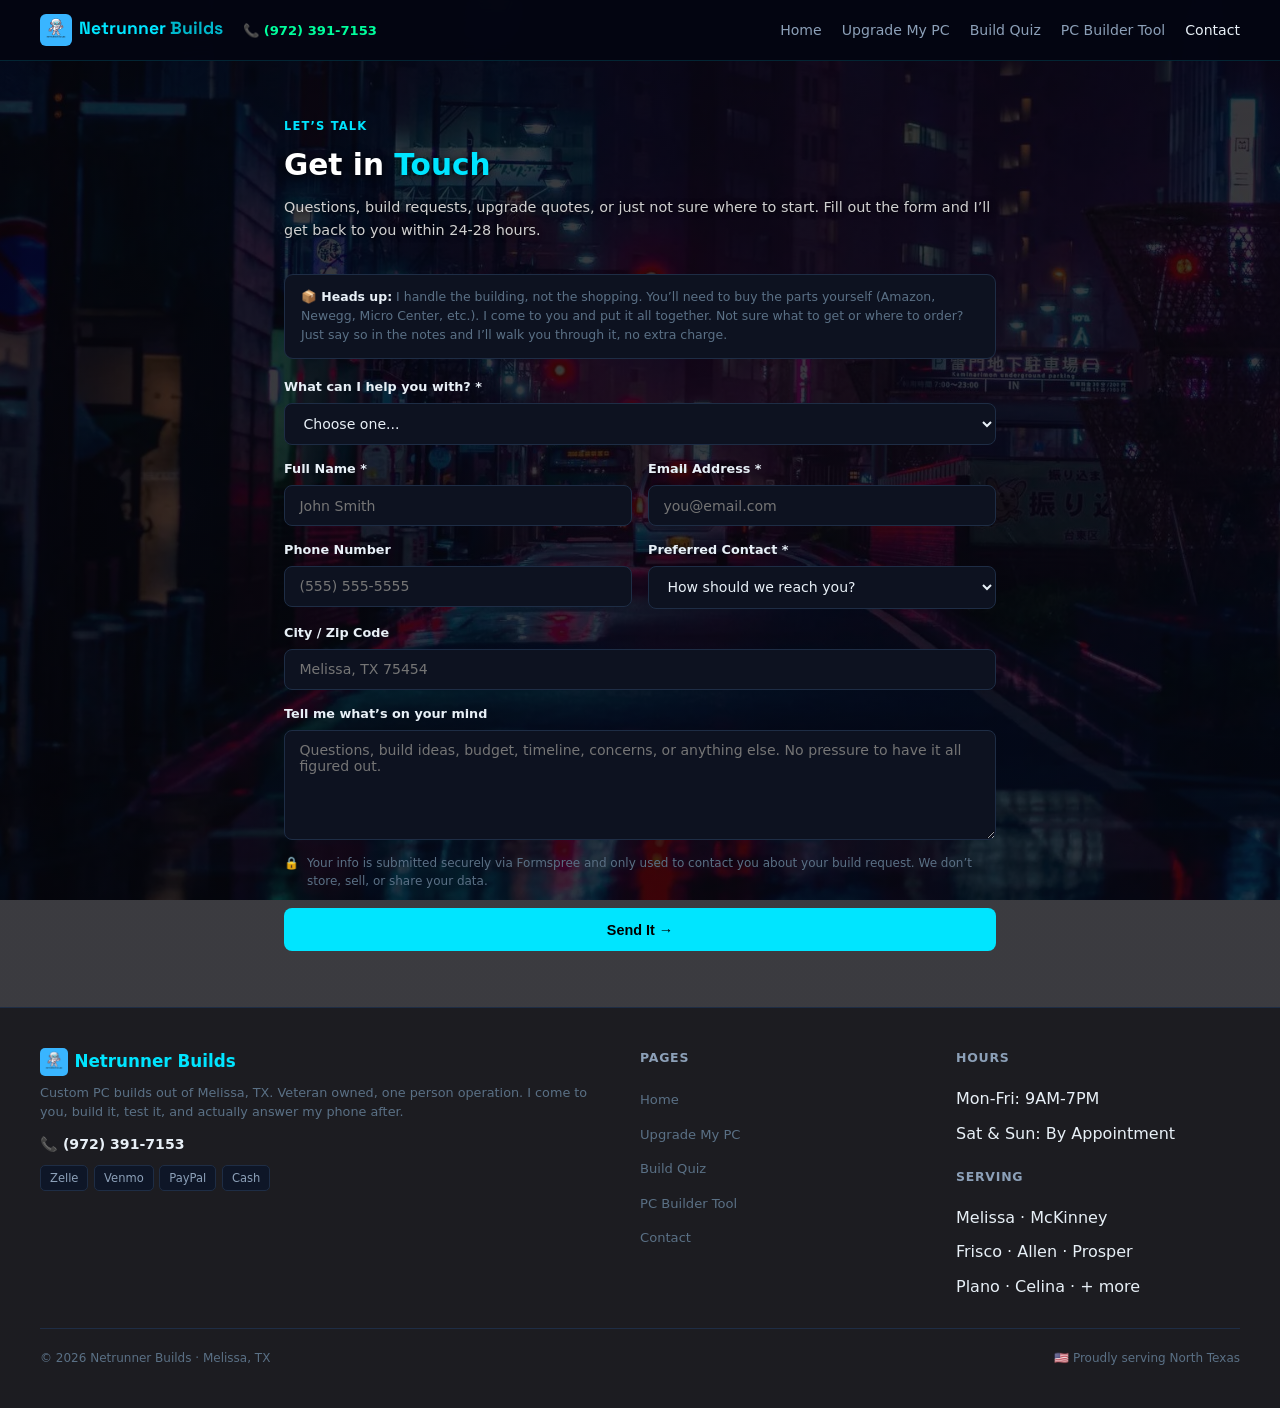
<file: request.html>
<!DOCTYPE html>
<html lang="en">
<head>
<meta charset="UTF-8">
<meta name="viewport" content="width=device-width, initial-scale=1.0">
<meta name="description" content="Get in touch with Netrunner Builds. Questions, build requests, upgrade quotes, or anything else. North Texas veteran-owned service. Response within 24 to 28 hours.">
<meta property="og:title" content="Get in Touch · Netrunner Builds">
<meta property="og:description" content="Questions, build requests, upgrade quotes, or anything else. I get back to everyone within 24 to 28 hours.">
<meta property="og:image" content="https://netrunnerbuilds.com/netrunner_logo.png">
<meta property="og:url" content="https://netrunnerbuilds.com/request.html">
<meta property="og:type" content="website">
<meta name="twitter:card" content="summary">
<meta name="twitter:image" content="https://netrunnerbuilds.com/netrunner_logo.png">
<title>Get in Touch · Netrunner Builds</title>
<link rel="icon" href="netrunner_logo.png">
<link rel="apple-touch-icon" href="apple-touch-icon.png">
<link rel="canonical" href="https://netrunnerbuilds.com/request.html">
<link rel="preload" as="image" href="hero-bg.webp" type="image/webp">
<link rel="stylesheet" href="styles.css">
<link rel="manifest" href="manifest.json">
<meta name="theme-color" content="#00e5ff">
<meta name="apple-mobile-web-app-capable" content="yes">
<meta name="apple-mobile-web-app-status-bar-style" content="black-translucent">
<meta name="apple-mobile-web-app-title" content="Netrunner Builds">
<meta name="mobile-web-app-capable" content="yes">
</head>
<body>
<div id="sale-banner" class="sale-banner" style="display:none;">
  <span class="sale-banner-text" id="sale-banner-text"></span>
  <button class="sale-banner-close" onclick="dismissSaleBanner()" aria-label="Dismiss announcement">&times;</button>
</div>
<nav>
  <div class="nav-i">
    <a href="index.html" class="nav-logo"><img src="netrunner_logo.webp" alt="Netrunner Builds" style="height:32px;width:32px;object-fit:contain;border-radius:6px;margin-right:.45rem;vertical-align:middle;" width="32" height="32" decoding="async">Netrunner<span style="color:var(--cyan)"> Builds</span></a>
    <a href="tel:9723917153" class="nav-phone">&#128222; (972) 391-7153</a>
    <button class="nav-burger" id="nav-burger" onclick="toggleNav()" aria-label="Toggle navigation menu">&#9776;</button>
    <ul class="nav-links" role="list">
      <li><a href="index.html" >Home</a></li>
      <li><a href="upgrade.html" >Upgrade My PC</a></li>
      <li><a href="build-quiz.html" >Build Quiz</a></li>
      <li><a href="build.html" >PC Builder Tool</a></li>
      <li><a href="request.html" class="active">Contact</a></li>
    </ul>
  </div>
</nav>


<div class="sec" style="max-width:760px;padding-top:3.5rem;">
  <div class="sec-lbl">Let&rsquo;s Talk</div>
  <h2 class="sec-title">Get in <span>Touch</span></h2>
  <p class="sec-sub">Questions, build requests, upgrade quotes, or just not sure where to start. Fill out the form and I&rsquo;ll get back to you within 24-28 hours.</p>

  <div class="build-summ" id="build-summ-wrap">
    <h4 id="summ-heading">Your Request</h4>
    <div id="summ-rows"><div class="summ-row"><span style="color:var(--mut)">No build configured yet. Tell me what you&rsquo;re looking for in the notes below, or <a href="build.html">try the PC Builder Tool first</a>.</span></div></div>
  </div>

  <div class="parts-note" id="promo-note" style="display:none;background:rgba(255,45,120,.08);border:1px solid rgba(255,45,120,.3);">
    <b>&#127881; Labor Day Sale applied:</b> 25% off labor on this request. I&rsquo;ll apply the discount when I send your quote.
  </div>

  <div class="parts-note" style="display:block;">
    <b>&#128230; Heads up:</b> I handle the building, not the shopping. You&rsquo;ll need to buy the parts yourself (Amazon, Newegg, Micro Center, etc.). I come to you and put it all together. Not sure what to get or where to order? Just say so in the notes and I&rsquo;ll walk you through it, no extra charge.
  </div>

  <div id="form-wrap">
    <form action="https://formspree.io/f/xojzlwan" method="POST" onsubmit="handleSubmit(event)">
      <input type="hidden" name="build_summary" id="hid-summary">
      <input type="hidden" name="request_type" id="hid-type" value="">
      <input type="hidden" name="use_case" id="hid-uc">
      <input type="hidden" name="promo_code" id="hid-promo" value="">
      <input type="text" name="_gotcha" style="display:none" tabindex="-1" autocomplete="off">
      <div class="fg">
        <label for="contact-reason">What can I help you with? *</label>
        <select name="contact_reason" id="contact-reason" required onchange="updateContactContext(this.value)">
          <option value="" disabled selected>Choose one...</option>
          <option value="build">I want a new PC built</option>
          <option value="upgrade">I want to upgrade my PC</option>
          <option value="question">I have a question</option>
          <option value="other">Something else</option>
        </select>
      </div>
      <div class="form-grid">
        <div class="fg">
          <label for="fname">Full Name *</label>
          <input type="text" name="name" id="fname" placeholder="John Smith" required autocomplete="name">
        </div>
        <div class="fg">
          <label for="femail">Email Address *</label>
          <input type="email" name="email" id="femail" placeholder="you@email.com" required autocomplete="email">
        </div>
      </div>
      <div class="form-grid">
        <div class="fg">
          <label for="fphone">Phone Number</label>
          <input type="tel" name="phone" id="fphone" placeholder="(555) 555-5555" pattern="[\d\s\-\(\)\+]{7,}" autocomplete="tel">
        </div>
        <div class="fg">
          <label for="contact-pref">Preferred Contact *</label>
          <select name="contact_pref" id="contact-pref" required>
            <option value="" disabled selected>How should we reach you?</option>
            <option>Email</option>
            <option>Phone Call</option>
            <option>Text Message</option>
          </select>
        </div>
      </div>
      <div class="fg">
        <label for="flocation">City / Zip Code</label>
        <input type="text" name="location" id="flocation" placeholder="Melissa, TX 75454" autocomplete="postal-code">
      </div>
      <div class="fg">
        <label for="fnotes">Tell me what&rsquo;s on your mind</label>
        <textarea name="notes" id="fnotes" placeholder="Questions, build ideas, budget, timeline, concerns, or anything else. No pressure to have it all figured out."></textarea>
      </div>
      <div class="priv-note"><span>&#128274;</span><span>Your info is submitted securely via Formspree and only used to contact you about your build request. We don&rsquo;t store, sell, or share your data.</span></div>
      <button type="submit" class="btn btn-primary" id="submit-btn" style="width:100%;justify-content:center;padding:.85rem;">Send It &#8594;</button>
    </form>
  </div>

  <div class="success-wrap" id="success-wrap">
    <div class="suc-icon">&#10004;&#65039;</div>
    <div class="suc-h3">Request Sent!</div>
    <p class="suc-p">I&rsquo;ll get back to you within <b>24-28 hours</b>. Talk soon.</p>
    <a href="index.html" class="btn btn-secondary" style="margin-top:1.5rem;display:inline-flex;">Back to Home</a>
  </div>
</div>

<footer>
  <div class="ft-i">
    <div>
      <div class="ft-brand"><img src="netrunner_logo.webp" alt="Netrunner Builds" style="height:28px;width:28px;object-fit:contain;border-radius:5px;margin-right:.4rem;vertical-align:middle;" width="28" height="28" decoding="async" loading="lazy">Netrunner<span style="color:var(--cyan)"> Builds</span></div>
      <div class="ft-tag">Custom PC builds out of Melissa, TX. Veteran owned, one person operation. I come to you, build it, test it, and actually answer my phone after.</div>
      <a href="tel:+19723917153" class="ft-phone">&#128222; (972) 391-7153</a>
      <div class="pay-badges"><span class="pay-b">Zelle</span><span class="pay-b">Venmo</span><span class="pay-b">PayPal</span><span class="pay-b">Cash</span></div>
    </div>
    <div class="ft-col">
      <h4>Pages</h4>
      <ul>
        <li><a href="index.html">Home</a></li>
        <li><a href="upgrade.html">Upgrade My PC</a></li>
        <li><a href="build-quiz.html">Build Quiz</a></li>
        <li><a href="build.html">PC Builder Tool</a></li>
        <li><a href="request.html">Contact</a></li>
      </ul>
    </div>
    <div class="ft-col">
      <h4>Hours</h4>
      <ul>
        <li>Mon-Fri: 9AM-7PM</li>
        <li>Sat &amp; Sun: By Appointment</li>
      </ul>
      <h4 style="margin-top:1rem;">Serving</h4>
      <ul>
        <li>Melissa &middot; McKinney</li>
        <li>Frisco &middot; Allen &middot; Prosper</li>
        <li>Plano &middot; Celina &middot; + more</li>
      </ul>
    </div>
  </div>
  <div class="ft-bot">
    <span>&copy; 2026 Netrunner Builds &middot; Melissa, TX</span>
    <span>&#127482;&#127480; Proudly serving North Texas</span>
  </div>
</footer>


<button id="btt" onclick="window.scrollTo({top:0,behavior:'smooth'})" aria-label="Back to top">&#8593;</button>
<script src="shared.js"></script>
<script>
'use strict';
var CATS=['gpu','cpu','mobo','ram','storage','case','psu','cooler','fans'];
var LABELS={gpu:'GPU',cpu:'CPU',mobo:'Motherboard',ram:'RAM',storage:'Storage','case':'Case',psu:'PSU',cooler:'CPU Cooler',fans:'Case Fans'};

function updateContactContext(val){
  document.getElementById('hid-type').value=val;
}

function loadFromURL(){
  var p=new URLSearchParams(window.location.search);
  var type=p.get('type');
  var tier=p.get('tier');
  var promo=p.get('promo');
  var rows=[];
  var parts=[];

  if(promo==='laborday2026'){
    var pn=document.getElementById('promo-note');
    if(pn)pn.style.display='block';
    var hp=document.getElementById('hid-promo');
    if(hp)hp.value='LABORDAY2026 (25% off labor)';
  }

  if(!type&&!tier){
    document.getElementById('build-summ-wrap').style.display='none';
    return;
  }

  if(type==='upgrade'){
    document.getElementById('summ-heading').textContent='Your Upgrade Request';
    document.getElementById('hid-uc').value='upgrade';
    var cr=document.getElementById('contact-reason');
    if(cr){cr.value='upgrade';updateContactContext('upgrade');}
    rows.push('<div class="summ-row"><span>Request Type</span><span class="summ-val">PC Upgrade</span></div>');
    parts.push('Type: PC Upgrade');
    document.getElementById('summ-rows').innerHTML=rows.join('');
    document.getElementById('hid-summary').value=parts.join(' | ');
    return;
  }

  if(tier){
    document.getElementById('summ-heading').textContent='Your Configured Build';
    var cr2=document.getElementById('contact-reason');
    if(cr2){cr2.value='build';updateContactContext('build');}
    var uc=p.get('uc');
    if(uc){
      rows.push('<div class="summ-row"><span>Use Case</span><span class="summ-val">'+uc.charAt(0).toUpperCase()+uc.slice(1)+'</span></div>');
      parts.push('Use Case: '+uc);
      document.getElementById('hid-uc').value=uc;
    }
    rows.push('<div class="summ-row"><span>Budget Tier</span><span class="summ-val">'+tier.charAt(0).toUpperCase()+tier.slice(1)+'</span></div>');
    parts.push('Tier: '+tier);
    CATS.forEach(function(c){
      var v=p.get(c);
      if(v){
        rows.push('<div class="summ-row"><span>'+LABELS[c]+'</span><span class="summ-val">'+v+'</span></div>');
        parts.push(LABELS[c]+': '+v);
      }
    });
    document.getElementById('summ-rows').innerHTML=rows.join('');
    document.getElementById('hid-summary').value=parts.join(' | ');
  }
}

function handleSubmit(e){
  e.preventDefault();
  var btn=document.getElementById('submit-btn');
  btn.disabled=true;
  btn.textContent='Sending...';
  fetch('https://formspree.io/f/xojzlwan',{method:'POST',body:new FormData(e.target),headers:{'Accept':'application/json'}})
    .then(function(r){
      if(r.ok){
        document.getElementById('form-wrap').style.display='none';
        document.getElementById('build-summ-wrap').style.display='none';
        var sw=document.getElementById('success-wrap');
        sw.classList.add('show');
        sw.scrollIntoView({behavior:'smooth'});
      }else{
        btn.disabled=false;
        btn.textContent='Send It →';
        alert('Something went wrong. Please call us at (972) 391-7153.');
      }
    })
    .catch(function(){
      btn.disabled=false;
      btn.textContent='Send It →';
      alert('Could not send. Please call us at (972) 391-7153.');
    });
}

loadFromURL();
</script>
</body>
</html>
</file>
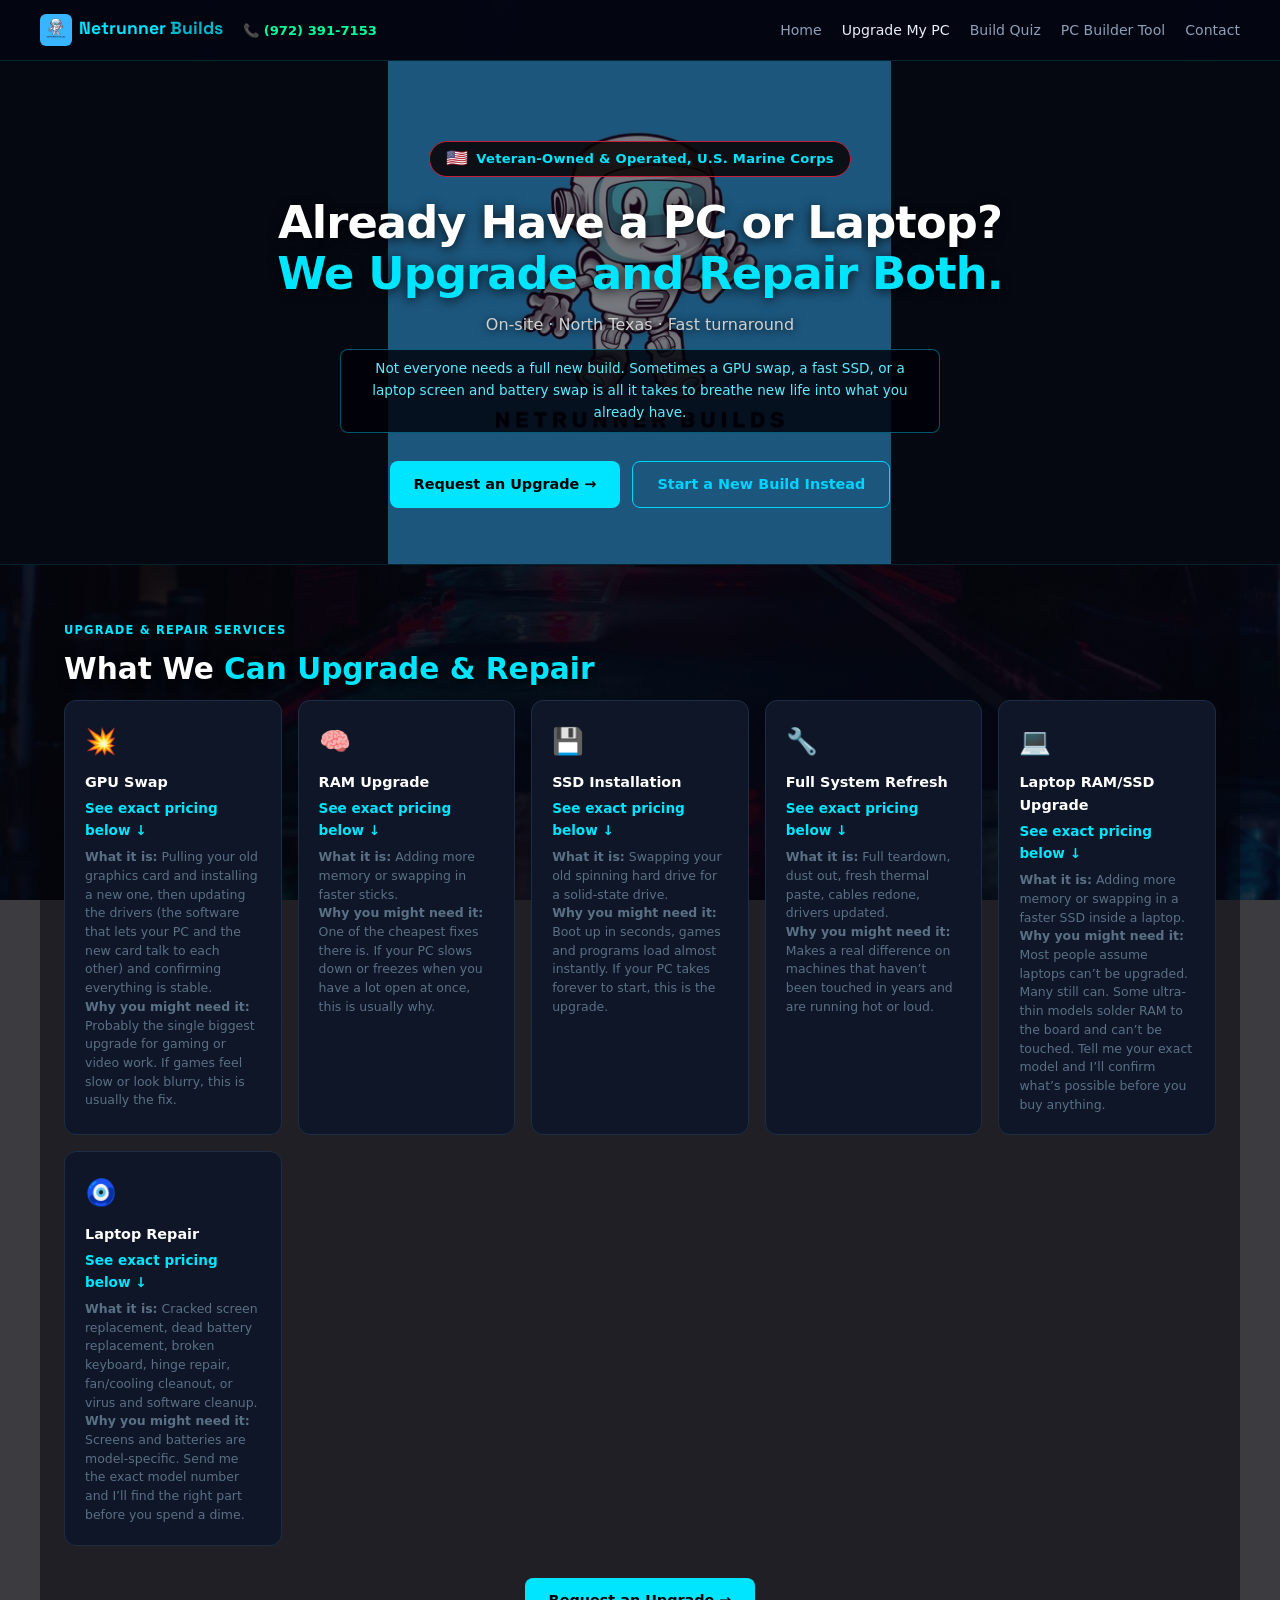
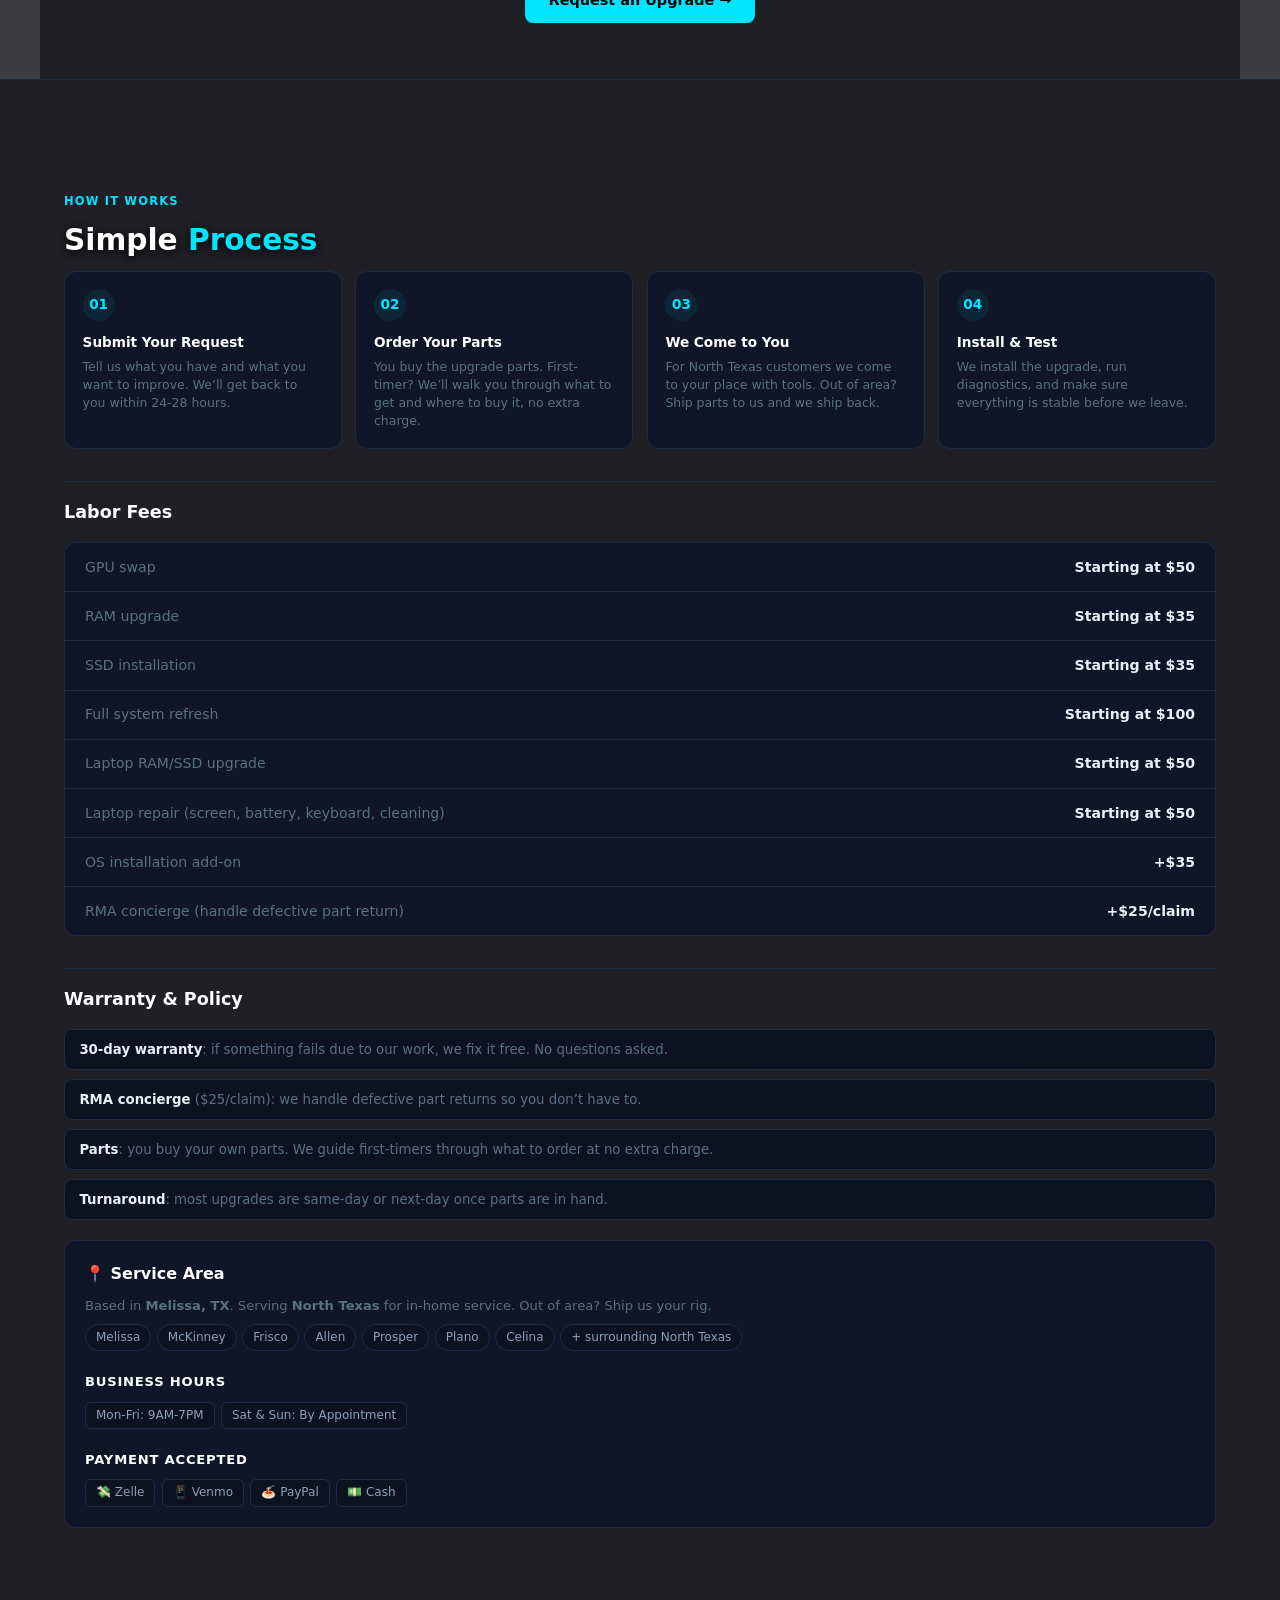
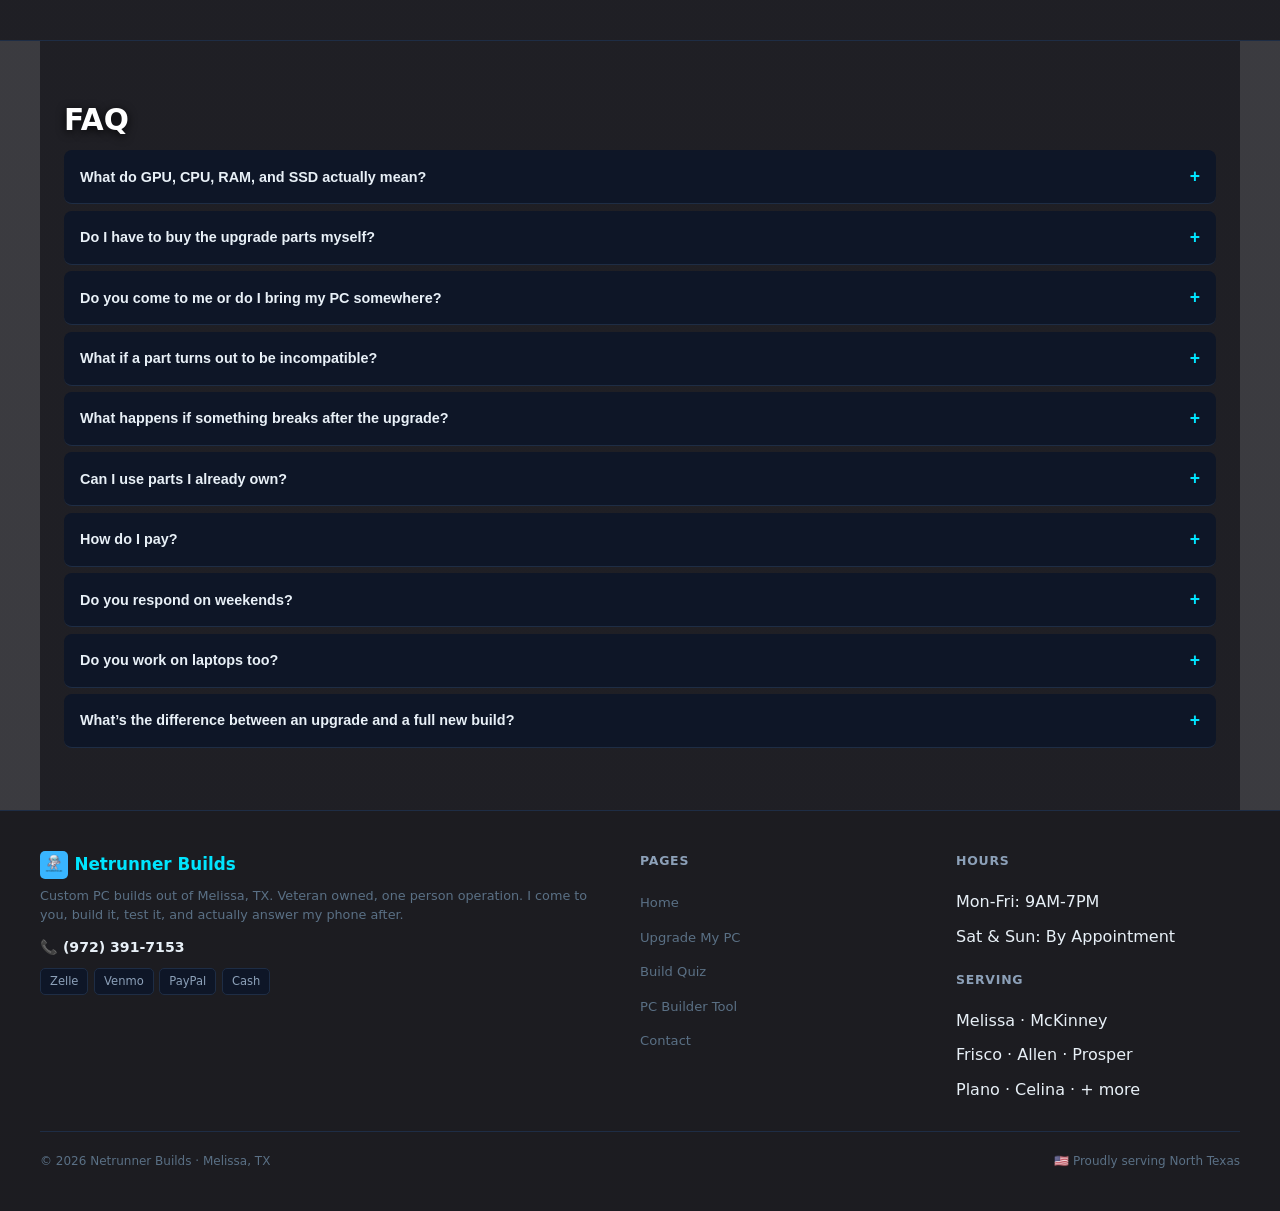
<file: upgrade.html>
<!DOCTYPE html>
<html lang="en">
<head>
<meta charset="UTF-8">
<meta name="viewport" content="width=device-width, initial-scale=1.0">
<meta name="description" content="Netrunner Builds PC and laptop upgrades and repair. GPU swaps, RAM upgrades, SSD installs, laptop screen and battery repair. On-site service in North Texas. Starting at $35 labor.">
<meta property="og:title" content="PC &amp; Laptop Upgrades &amp; Repair · Netrunner Builds">
<meta property="og:description" content="GPU swaps, RAM upgrades, SSD installs, and laptop repair. On-site service in North Texas starting at $35 labor.">
<meta property="og:image" content="https://netrunnerbuilds.com/netrunner_logo.png">
<meta property="og:url" content="https://netrunnerbuilds.com/upgrade.html">
<meta property="og:type" content="website">
<meta name="twitter:card" content="summary">
<meta name="twitter:image" content="https://netrunnerbuilds.com/netrunner_logo.png">
<title>PC &amp; Laptop Upgrades &amp; Repair · Netrunner Builds</title>
<link rel="icon" href="netrunner_logo.png">
<link rel="apple-touch-icon" href="apple-touch-icon.png">
<link rel="canonical" href="https://netrunnerbuilds.com/upgrade.html">
<link rel="preload" as="image" href="hero-bg.webp" type="image/webp">
<link rel="stylesheet" href="styles.css">
<link rel="manifest" href="manifest.json">
<meta name="theme-color" content="#00e5ff">
<meta name="apple-mobile-web-app-capable" content="yes">
<meta name="apple-mobile-web-app-status-bar-style" content="black-translucent">
<meta name="apple-mobile-web-app-title" content="Netrunner Builds">
<meta name="mobile-web-app-capable" content="yes">
</head>
<body>
<div id="sale-banner" class="sale-banner" style="display:none;">
  <span class="sale-banner-text" id="sale-banner-text"></span>
  <button class="sale-banner-close" onclick="dismissSaleBanner()" aria-label="Dismiss announcement">&times;</button>
</div>
<nav>
  <div class="nav-i">
    <a href="index.html" class="nav-logo"><img src="netrunner_logo.webp" alt="Netrunner Builds" style="height:32px;width:32px;object-fit:contain;border-radius:6px;margin-right:.45rem;vertical-align:middle;" width="32" height="32" decoding="async">Netrunner<span style="color:var(--cyan)"> Builds</span></a>
    <a href="tel:9723917153" class="nav-phone">&#128222; (972) 391-7153</a>
    <button class="nav-burger" id="nav-burger" onclick="toggleNav()" aria-label="Toggle navigation menu">&#9776;</button>
    <ul class="nav-links" role="list">
      <li><a href="index.html" >Home</a></li>
      <li><a href="upgrade.html" class="active">Upgrade My PC</a></li>
      <li><a href="build-quiz.html" >Build Quiz</a></li>
      <li><a href="build.html" >PC Builder Tool</a></li>
      <li><a href="request.html" >Contact</a></li>
    </ul>
  </div>
</nav>


<section class="hero" style="position:relative;overflow:hidden;min-height:340px;">
  <div class="vet-badge"><span style="font-size:1.1rem;line-height:1;">&#127482;&#127480;</span> Veteran-Owned &amp; Operated, U.S. Marine Corps</div>
  <h1 class="hero-h1">Already Have a PC or Laptop?<br><span>We Upgrade and Repair Both.</span></h1>
  <p class="hero-sub">On-site &middot; North Texas &middot; Fast turnaround</p>
  <p class="gs-line">Not everyone needs a full new build. Sometimes a GPU swap, a fast SSD, or a laptop screen and battery swap is all it takes to breathe new life into what you already have.</p>
  <div class="hero-btns">
    <a href="request.html?type=upgrade" class="btn btn-primary">Request an Upgrade &#8594;</a>
    <a href="build.html" class="btn btn-secondary">Start a New Build Instead</a>
  </div>
</section>


<section id="services" class="sec rev">
  <div class="sec-lbl">Upgrade &amp; Repair Services</div>
  <h2 class="sec-title">What We <span>Can Upgrade &amp; Repair</span></h2>
  <div class="ug-grid">
    <div class="ug-card"><div class="ug-icon">&#128165;</div><div class="ug-title">GPU Swap</div><div class="ug-price"><a href="#fees">See exact pricing below &#8595;</a></div><div class="ug-desc"><b>What it is:</b> Pulling your old graphics card and installing a new one, then updating the drivers (the software that lets your PC and the new card talk to each other) and confirming everything is stable.<br><b>Why you might need it:</b> Probably the single biggest upgrade for gaming or video work. If games feel slow or look blurry, this is usually the fix.</div></div>
    <div class="ug-card"><div class="ug-icon">&#129504;</div><div class="ug-title">RAM Upgrade</div><div class="ug-price"><a href="#fees">See exact pricing below &#8595;</a></div><div class="ug-desc"><b>What it is:</b> Adding more memory or swapping in faster sticks.<br><b>Why you might need it:</b> One of the cheapest fixes there is. If your PC slows down or freezes when you have a lot open at once, this is usually why.</div></div>
    <div class="ug-card"><div class="ug-icon">&#128190;</div><div class="ug-title">SSD Installation</div><div class="ug-price"><a href="#fees">See exact pricing below &#8595;</a></div><div class="ug-desc"><b>What it is:</b> Swapping your old spinning hard drive for a solid-state drive.<br><b>Why you might need it:</b> Boot up in seconds, games and programs load almost instantly. If your PC takes forever to start, this is the upgrade.</div></div>
    <div class="ug-card"><div class="ug-icon">&#128295;</div><div class="ug-title">Full System Refresh</div><div class="ug-price"><a href="#fees">See exact pricing below &#8595;</a></div><div class="ug-desc"><b>What it is:</b> Full teardown, dust out, fresh thermal paste, cables redone, drivers updated.<br><b>Why you might need it:</b> Makes a real difference on machines that haven&rsquo;t been touched in years and are running hot or loud.</div></div>
    <div class="ug-card"><div class="ug-icon">&#128187;</div><div class="ug-title">Laptop RAM/SSD Upgrade</div><div class="ug-price"><a href="#fees">See exact pricing below &#8595;</a></div><div class="ug-desc"><b>What it is:</b> Adding more memory or swapping in a faster SSD inside a laptop.<br><b>Why you might need it:</b> Most people assume laptops can&rsquo;t be upgraded. Many still can. Some ultra-thin models solder RAM to the board and can&rsquo;t be touched. Tell me your exact model and I&rsquo;ll confirm what&rsquo;s possible before you buy anything.</div></div>
    <div class="ug-card"><div class="ug-icon">&#129535;</div><div class="ug-title">Laptop Repair</div><div class="ug-price"><a href="#fees">See exact pricing below &#8595;</a></div><div class="ug-desc"><b>What it is:</b> Cracked screen replacement, dead battery replacement, broken keyboard, hinge repair, fan/cooling cleanout, or virus and software cleanup.<br><b>Why you might need it:</b> Screens and batteries are model-specific. Send me the exact model number and I&rsquo;ll find the right part before you spend a dime.</div></div>
  </div>
  <div style="text-align:center;margin-top:2rem;">
    <a href="request.html?type=upgrade" class="btn btn-primary">Request an Upgrade &#8594;</a>
  </div>
</section>

<section class="rev" style="border-top:1px solid var(--brd);border-bottom:1px solid var(--brd);padding:3.5rem 0;">
  <div class="sec">
    <div class="sec-lbl">How It Works</div>
    <h2 class="sec-title">Simple <span>Process</span></h2>
    <div class="hiw-grid">
      <div class="hiw-card"><div class="hiw-num">01</div><div class="hiw-title">Submit Your Request</div><div class="hiw-desc">Tell us what you have and what you want to improve. We&rsquo;ll get back to you within 24-28 hours.</div></div>
      <div class="hiw-card"><div class="hiw-num">02</div><div class="hiw-title">Order Your Parts</div><div class="hiw-desc">You buy the upgrade parts. First-timer? We&rsquo;ll walk you through what to get and where to buy it, no extra charge.</div></div>
      <div class="hiw-card"><div class="hiw-num">03</div><div class="hiw-title">We Come to You</div><div class="hiw-desc">For North Texas customers we come to your place with tools. Out of area? Ship parts to us and we ship back.</div></div>
      <div class="hiw-card"><div class="hiw-num">04</div><div class="hiw-title">Install &amp; Test</div><div class="hiw-desc">We install the upgrade, run diagnostics, and make sure everything is stable before we leave.</div></div>
    </div>

    <h3 id="fees" class="section-h3">Labor Fees</h3>
    <div class="fee-box">
      <div class="fee-row"><span class="fee-lbl">GPU swap</span><span class="fee-val">Starting at $50</span></div>
      <div class="fee-row"><span class="fee-lbl">RAM upgrade</span><span class="fee-val">Starting at $35</span></div>
      <div class="fee-row"><span class="fee-lbl">SSD installation</span><span class="fee-val">Starting at $35</span></div>
      <div class="fee-row"><span class="fee-lbl">Full system refresh</span><span class="fee-val">Starting at $100</span></div>
      <div class="fee-row"><span class="fee-lbl">Laptop RAM/SSD upgrade</span><span class="fee-val">Starting at $50</span></div>
      <div class="fee-row"><span class="fee-lbl">Laptop repair (screen, battery, keyboard, cleaning)</span><span class="fee-val">Starting at $50</span></div>
      <div class="fee-row"><span class="fee-lbl">OS installation add-on</span><span class="fee-val">+$35</span></div>
      <div class="fee-row"><span class="fee-lbl">RMA concierge (handle defective part return)</span><span class="fee-val">+$25/claim</span></div>
    </div>

    <h3 class="section-h3">Warranty &amp; Policy</h3>
    <ul class="policy-list">
      <li><b>30-day warranty</b>: if something fails due to our work, we fix it free. No questions asked.</li>
      <li><b>RMA concierge</b> ($25/claim): we handle defective part returns so you don&rsquo;t have to.</li>
      <li><b>Parts</b>: you buy your own parts. We guide first-timers through what to order at no extra charge.</li>
      <li><b>Turnaround</b>: most upgrades are same-day or next-day once parts are in hand.</li>
    </ul>

    <div class="area-info">
      <div class="area-card">
        <h4>&#128205; Service Area</h4>
        <p>Based in <b>Melissa, TX</b>. Serving <b>North Texas</b> for in-home service. Out of area? Ship us your rig.</p>
        <div class="city-tags">
          <span class="city-tag">Melissa</span><span class="city-tag">McKinney</span><span class="city-tag">Frisco</span><span class="city-tag">Allen</span><span class="city-tag">Prosper</span><span class="city-tag">Plano</span><span class="city-tag">Celina</span><span class="city-tag">+ surrounding North Texas</span>
        </div>
        <h4 class="area-sub-h4">Business Hours</h4>
        <div class="hours-row">
          <span class="badge-sm">Mon-Fri: 9AM-7PM</span>
          <span class="badge-sm">Sat &amp; Sun: By Appointment</span>
        </div>
        <h4 class="area-sub-h4">Payment Accepted</h4>
        <div class="pay-row">
          <span class="badge-sm">&#128184; Zelle</span>
          <span class="badge-sm">&#128241; Venmo</span>
          <span class="badge-sm">&#127837;&#65039; PayPal</span>
          <span class="badge-sm">&#128181; Cash</span>
        </div>
      </div>
    </div>
  </div>
</section>

<section id="faq" class="sec rev">
  <h2 class="sec-title">FAQ</h2>
  <div class="faq-item"><button class="faq-q" onclick="toggleFAQ(this)">What do GPU, CPU, RAM, and SSD actually mean? <span class="faq-plus">+</span></button><div class="faq-a">GPU (graphics card) handles what you see on screen. CPU (processor) is the brain that runs everything. RAM (memory) is short-term workspace your PC uses while running. SSD (storage) is where your files and programs live.</div></div>
  <div class="faq-item"><button class="faq-q" onclick="toggleFAQ(this)">Do I have to buy the upgrade parts myself? <span class="faq-plus">+</span></button><div class="faq-a">Yes. Parts are your responsibility to purchase. You buy them (Amazon, Newegg, Micro Center) and have them shipped to you or us. If you&rsquo;re not sure what to buy, say so when you submit your request and we&rsquo;ll personally tell you exactly what to order.</div></div>
  <div class="faq-item"><button class="faq-q" onclick="toggleFAQ(this)">Do you come to me or do I bring my PC somewhere? <span class="faq-plus">+</span></button><div class="faq-a">For North Texas customers, we come to you. No hauling anything anywhere. For out-of-area customers, ship your rig to us and we ship it back upgraded.</div></div>
  <div class="faq-item"><button class="faq-q" onclick="toggleFAQ(this)">What if a part turns out to be incompatible? <span class="faq-plus">+</span></button><div class="faq-a">We review compatibility before you buy anything. If something looks off, we catch it early. We&rsquo;d rather do that than have you spend money on a return.</div></div>
  <div class="faq-item"><button class="faq-q" onclick="toggleFAQ(this)">What happens if something breaks after the upgrade? <span class="faq-plus">+</span></button><div class="faq-a">Every job comes with a 30-day warranty. If something fails because of our work, we fix it free. If a part itself fails (manufacturer defect), that&rsquo;s covered by the manufacturer&rsquo;s warranty. We also offer RMA concierge for $25 where we handle the return for you.</div></div>
  <div class="faq-item"><button class="faq-q" onclick="toggleFAQ(this)">Can I use parts I already own? <span class="faq-plus">+</span></button><div class="faq-a">Yes, as long as they&rsquo;re compatible. Common reuses: cases, storage drives, PSUs. We&rsquo;ll review what you have when you submit your request.</div></div>
  <div class="faq-item"><button class="faq-q" onclick="toggleFAQ(this)">How do I pay? <span class="faq-plus">+</span></button><div class="faq-a">Zelle, Venmo, PayPal, or cash. Payment is due upon completion and your satisfaction.</div></div>
  <div class="faq-item"><button class="faq-q" onclick="toggleFAQ(this)">Do you respond on weekends? <span class="faq-plus">+</span></button><div class="faq-a">Active hours are Mon-Fri: 9AM-7PM. Weekends are by appointment only. All form submissions get a response within 24-28 hours.</div></div>
  <div class="faq-item"><button class="faq-q" onclick="toggleFAQ(this)">Do you work on laptops too? <span class="faq-plus">+</span></button><div class="faq-a">Yes. I upgrade laptop RAM and storage where the hardware allows it (some ultra-thin models solder RAM to the board and can&rsquo;t be upgraded, but most laptops can). I also repair laptops: cracked screens, dead batteries, broken keyboards, hinge issues, overheating or loud fans, and virus or software cleanup. Same policy as PCs: you buy the parts, I handle the labor, and I&rsquo;ll help you find the exact part for your model if you&rsquo;re not sure.</div></div>
  <div class="faq-item"><button class="faq-q" onclick="toggleFAQ(this)">What&rsquo;s the difference between an upgrade and a full new build? <span class="faq-plus">+</span></button><div class="faq-a">An upgrade keeps your existing system and swaps or adds specific components: cheaper and faster. A full new build starts from scratch with all-new parts. If your CPU and motherboard are more than 4-5 years old and you want a big jump in performance, a new build usually makes more sense. Not sure? <a href="request.html">Send us a message</a> and we&rsquo;ll be straight with you.</div></div>
</section>

<footer>
  <div class="ft-i">
    <div>
      <div class="ft-brand"><img src="netrunner_logo.webp" alt="Netrunner Builds" style="height:28px;width:28px;object-fit:contain;border-radius:5px;margin-right:.4rem;vertical-align:middle;" width="28" height="28" decoding="async" loading="lazy">Netrunner<span style="color:var(--cyan)"> Builds</span></div>
      <div class="ft-tag">Custom PC builds out of Melissa, TX. Veteran owned, one person operation. I come to you, build it, test it, and actually answer my phone after.</div>
      <a href="tel:+19723917153" class="ft-phone">&#128222; (972) 391-7153</a>
      <div class="pay-badges"><span class="pay-b">Zelle</span><span class="pay-b">Venmo</span><span class="pay-b">PayPal</span><span class="pay-b">Cash</span></div>
    </div>
    <div class="ft-col">
      <h4>Pages</h4>
      <ul>
        <li><a href="index.html">Home</a></li>
        <li><a href="upgrade.html">Upgrade My PC</a></li>
        <li><a href="build-quiz.html">Build Quiz</a></li>
        <li><a href="build.html">PC Builder Tool</a></li>
        <li><a href="request.html">Contact</a></li>
      </ul>
    </div>
    <div class="ft-col">
      <h4>Hours</h4>
      <ul>
        <li>Mon-Fri: 9AM-7PM</li>
        <li>Sat &amp; Sun: By Appointment</li>
      </ul>
      <h4 style="margin-top:1rem;">Serving</h4>
      <ul>
        <li>Melissa &middot; McKinney</li>
        <li>Frisco &middot; Allen &middot; Prosper</li>
        <li>Plano &middot; Celina &middot; + more</li>
      </ul>
    </div>
  </div>
  <div class="ft-bot">
    <span>&copy; 2026 Netrunner Builds &middot; Melissa, TX</span>
    <span>&#127482;&#127480; Proudly serving North Texas</span>
  </div>
</footer>


<button id="btt" onclick="window.scrollTo({top:0,behavior:'smooth'})" aria-label="Back to top">&#8593;</button>
<script src="shared.js"></script>
</body>
</html>
</file>
<file: styles.css>
@import url('https://fonts.googleapis.com/css2?family=Space+Grotesk:wght@400;500;700&display=swap');

:root{
  --bg:#07090f;--surf:#0d1220;--card:#0e1627;--card2:#111827;
  --brd:#1e2d45;--brd2:#273a54;
  --cyan:#00e5ff;--blue:#00b8cc;--blue2:#5EEDFF;
  --teal:#E91E8C;--teal2:#FF5CB4;--magenta:#ff2d78;
  --cdim:rgba(0,229,255,.08);--gdim:rgba(0,229,255,.05);
  --grn:#00ff9d;--ylw:#FCEE0A;--red:#FF3C5A;
  --txt:#e8f0f7;--sub:#8ca0b8;--mut:#5a7085;--muted:#0a1020;
  --font:'Space Grotesk',sans-serif;
}
*{box-sizing:border-box;margin:0;padding:0;}
body{font-family:system-ui,-apple-system,'Segoe UI',sans-serif;background:linear-gradient(rgba(4,4,10,.78),rgba(4,4,10,.78)),url('hero-bg.webp') center/cover fixed no-repeat;color:var(--txt);line-height:1.6;-webkit-font-smoothing:antialiased;}
@media(max-width:900px){body{background-attachment:scroll;}}
a{color:var(--cyan);text-decoration:none;}
a:hover{text-decoration:underline;}
/* SALE BANNER */
.sale-banner{display:flex;align-items:center;justify-content:center;gap:.75rem;background:linear-gradient(90deg,var(--magenta),var(--cyan));color:#06060e;font-weight:700;font-size:.82rem;padding:.55rem 1rem;text-align:center;position:relative;}
.sale-banner-text a{color:#06060e;text-decoration:underline;font-weight:800;}
.sale-banner-close{background:none;border:none;color:#06060e;font-size:1.1rem;line-height:1;cursor:pointer;padding:0 .2rem;flex-shrink:0;opacity:.75;}
.sale-banner-close:hover{opacity:1;}
@media(max-width:600px){.sale-banner{font-size:.74rem;padding:.55rem .75rem;}}
/* NAV */
nav{position:sticky;top:0;z-index:100;background:rgba(4,6,18,.97);backdrop-filter:blur(12px);border-bottom:1px solid rgba(0,229,255,.15);padding:0 1.5rem;}
.nav-i{max-width:1200px;margin:0 auto;display:flex;align-items:center;gap:1.25rem;height:60px;}
.nav-logo{font-size:1.1rem;font-weight:800;color:var(--cyan);white-space:nowrap;flex-shrink:0;}
.nav-logo span{color:var(--txt);}
.nav-phone{font-size:.82rem;color:var(--grn);font-weight:700;white-space:nowrap;text-decoration:none;}
.nav-phone:hover{color:#5EEDFF;}
.nav-links{display:flex;align-items:center;gap:1.25rem;list-style:none;margin-left:auto;flex-wrap:wrap;}
.nav-links a{color:var(--sub);font-size:.88rem;font-weight:500;transition:color .2s;}
.nav-links a:hover,.nav-links a.active{color:var(--txt);text-decoration:none;}
.lang-btn{background:var(--surf);border:1px solid var(--brd);color:var(--sub);padding:4px 10px;border-radius:6px;cursor:pointer;font-size:.78rem;font-weight:700;transition:all .2s;flex-shrink:0;}
.lang-btn:hover{border-color:var(--cyan);color:var(--cyan);}
/* HERO */
.hero{background:linear-gradient(rgba(4,8,18,.55),rgba(4,8,18,.55)),url('netrunner_logo.webp') center/auto 100% no-repeat,#07090f;border-bottom:1px solid rgba(0,229,255,.12);padding:5rem 1.5rem 3.5rem;text-align:center;position:relative;overflow:hidden;}
.hero::before{display:none;}
.vet-badge{display:inline-flex;align-items:center;gap:.5rem;background:rgba(10,3,3,.85);border:1px solid #C41E3A;color:var(--cyan);padding:.4rem 1rem;border-radius:999px;font-size:.82rem;font-weight:700;letter-spacing:.02em;margin-bottom:1.25rem;}
.hero-h1{font-size:clamp(1.9rem,5vw,2.8rem);font-weight:800;color:#fff;margin-bottom:.75rem;letter-spacing:-.02em;line-height:1.15;text-shadow:0 2px 12px rgba(0,0,0,.8);}
.hero-h1 span{color:var(--cyan);}
.hero-sub{font-size:1rem;color:#d0d0d0;margin-bottom:.75rem;text-shadow:0 1px 8px rgba(0,0,0,.9);}
.gs-line{display:inline-block;background:rgba(0,0,8,.8);border:1px solid rgba(0,212,255,.4);color:#5EEDFF;padding:.5rem 1.25rem;border-radius:8px;font-size:.85rem;margin-bottom:1.75rem;max-width:600px;}
.bio-card{max-width:660px;margin:0 auto 2rem;background:var(--card);border:1px solid var(--brd);border-radius:12px;padding:1.25rem 1.5rem;text-align:left;font-size:.88rem;color:var(--sub);line-height:1.7;}
.bio-card strong{color:var(--txt);}
.bio-photo{width:80px;height:80px;border-radius:50%;object-fit:cover;border:2px solid var(--cyan);float:left;margin:0 1rem .5rem 0;}
.price-badges{display:flex;gap:.75rem;justify-content:center;flex-wrap:wrap;margin:1.25rem 0 .5rem;}
.price-badge{background:var(--card);border:1px solid var(--brd);border-radius:10px;padding:.7rem 1.25rem;text-align:center;min-width:130px;}
.price-badge-lbl{font-size:.72rem;color:var(--mut);text-transform:uppercase;letter-spacing:.06em;margin-bottom:.2rem;}
.price-badge-val{font-size:1.3rem;font-weight:800;color:var(--cyan);}
.price-parts-badge{border-color:rgba(0,229,255,.25);}
.price-badge-sub{font-size:.75rem;color:var(--sub);}
.price-badge-sub a{color:var(--cyan);text-decoration:none;}
.section-h3{font-size:1.1rem;font-weight:700;color:#fff;margin:2rem 0 1rem;padding-top:1rem;border-top:1px solid var(--brd);}
.area-sub-h4{font-size:.82rem;font-weight:700;color:var(--sub);text-transform:uppercase;letter-spacing:.06em;margin:1.25rem 0 .5rem;}
.hero-btns{display:flex;gap:.75rem;justify-content:center;flex-wrap:wrap;}
.btn{display:inline-flex;align-items:center;gap:.4rem;padding:.7rem 1.5rem;border-radius:8px;font-weight:700;font-size:.9rem;cursor:pointer;transition:all .2s;border:none;text-decoration:none !important;}
.btn-primary{background:var(--cyan);color:#000;}
.btn-primary:hover{background:#33ecff;transform:translateY(-1px);}
.btn-secondary{background:transparent;border:1px solid #00D4FF;color:#00D4FF;}
.btn-secondary:hover{background:rgba(0,212,255,.1);border-color:#5EEDFF;color:#5EEDFF;}
.btn-green{background:var(--grn);color:#000;}
.btn-green:hover{background:#16a34a;}
/* SECTION */
.sec{max-width:1200px;margin:0 auto;padding:3.5rem 1.5rem;}
section{background:rgba(5,5,10,.5);}
.sec-lbl{font-size:.72rem;font-weight:700;letter-spacing:.1em;color:var(--cyan);text-transform:uppercase;margin-bottom:.4rem;}
.sec-title{font-size:clamp(1.4rem,3vw,1.85rem);font-weight:800;color:#fff;margin-bottom:.4rem;text-shadow:0 2px 10px rgba(0,0,0,.9);}
.sec-title span{color:var(--cyan);}
.sec-sub{color:#d0d0d0;font-size:.9rem;margin-bottom:2rem;line-height:1.6;text-shadow:0 1px 6px rgba(0,0,0,.9);}
/* USE CASES */
.uc-grid{display:grid;grid-template-columns:repeat(auto-fit,minmax(190px,1fr));gap:.9rem;}
.uc-card{background:var(--card);border:2px solid var(--brd);border-radius:12px;padding:1.2rem;cursor:pointer;transition:all .2s;text-align:center;}
.uc-card:hover{border-color:var(--cyan);background:rgba(34,211,238,.05);}
.uc-card.active{border-color:var(--cyan);background:var(--cdim);}
.uc-icon{font-size:1.75rem;margin-bottom:.5rem;}
.uc-title{font-weight:700;font-size:.9rem;color:#fff;margin-bottom:.25rem;}
.uc-note{font-size:.78rem;color:var(--mut);line-height:1.4;}
.hot-badge{display:inline-block;background:rgba(233,30,140,.15);color:#FF5CB4;border:1px solid rgba(233,30,140,.4);font-size:.65rem;padding:2px 7px;border-radius:999px;font-weight:700;margin-bottom:.4rem;}
/* TIER */
.tier-row{display:flex;gap:.4rem;flex-wrap:wrap;margin-bottom:.5rem;}
.tier-btn{padding:.38rem .85rem;border-radius:6px;border:1px solid var(--brd);background:var(--surf);color:var(--sub);font-weight:700;font-size:.78rem;cursor:pointer;transition:all .2s;}
.tier-btn:hover{border-color:var(--cyan);color:var(--cyan);}
.tier-btn.active{background:var(--cyan);border-color:var(--cyan);color:#fff;}
.tier-desc{font-size:.76rem;color:var(--mut);padding:.5rem .85rem;background:var(--surf);border-radius:6px;border-left:3px solid var(--cyan);margin-bottom:.75rem;line-height:1.4;}
/* PROGRESS */
.prog-wrap{background:var(--surf);border:1px solid var(--brd);border-radius:8px;padding:.6rem 1rem;margin-bottom:1rem;display:flex;align-items:center;gap:1rem;flex-wrap:wrap;}
.prog-lbl{font-size:.85rem;color:var(--sub);white-space:nowrap;}
.prog-lbl b{color:var(--cyan);}
.prog-track{flex:1;min-width:120px;height:7px;background:var(--brd);border-radius:999px;overflow:hidden;}
.prog-fill{height:100%;background:linear-gradient(90deg,var(--cyan),var(--grn));border-radius:999px;transition:width .4s ease;width:0%;}
/* BUILDER LAYOUT */
.bld-layout{display:flex;flex-direction:column;gap:1.25rem;}
.comp-col{display:flex;flex-direction:column;gap:.5rem;}
@media(min-width:900px){
  .bld-layout{flex-direction:row;align-items:flex-start;}
  .comp-col{flex:1;min-width:0;}
  .bld-layout>div:last-child{width:285px;flex-shrink:0;position:sticky;top:72px;}
}
/* COMPONENT SECTION */
.csec{background:var(--card);border:1px solid var(--brd);border-radius:10px;overflow:hidden;transition:border-color .25s;}
.csec.done{border-color:var(--grn);}
.csec-hdr{display:flex;align-items:center;gap:.65rem;padding:.7rem 1rem;cursor:pointer;user-select:none;border-bottom:1px solid transparent;transition:background .2s,border-color .2s;}
.csec-hdr:hover{background:rgba(255,255,255,.02);}
.csec-hdr.open{border-bottom-color:var(--brd);}
.csec-icon{width:28px;height:28px;flex-shrink:0;display:flex;align-items:center;justify-content:center;}
.csec-info{flex:1;min-width:0;}
.csec-name{font-weight:700;font-size:.85rem;color:#fff;}
.csec-sel{font-size:.75rem;color:var(--grn);margin-top:1px;}
.csec-sel.empty{color:var(--mut);}
.csec-chev{color:var(--mut);font-size:.8rem;transition:transform .3s;flex-shrink:0;}
.csec-chev.open{transform:rotate(180deg);}
.csec-body{display:none;padding:.85rem 1rem;}
.csec-body.open{display:block;}
.cdesc{font-size:.76rem;color:var(--mut);margin-bottom:.65rem;line-height:1.45;}
/* OPTIONS */
.opts-grid{display:grid;grid-template-columns:repeat(2,1fr);gap:.5rem;}
.opt{background:var(--surf);border:1.5px solid var(--brd);border-radius:7px;padding:.6rem .75rem;cursor:pointer;transition:all .2s;width:100%;text-align:left;}
.opt:hover{border-color:var(--cyan);background:var(--cdim);}
.opt.sel{border-color:var(--grn);background:var(--gdim);}
.opt-check{font-size:.68rem;font-weight:700;color:var(--grn);margin-bottom:.15rem;display:none;}
.opt.sel .opt-check{display:block;}
.opt-tag{display:inline-block;font-size:.6rem;font-weight:700;padding:1px 5px;border-radius:4px;margin-bottom:.2rem;}
.tag-air{background:rgba(34,197,94,.15);color:#00FF9C;}
.tag-aio{background:rgba(34,211,238,.15);color:#67e8f9;}
.tag-brnz{background:rgba(180,120,60,.2);color:#d4956a;}
.tag-gold{background:rgba(245,158,11,.2);color:#fbbf24;}
.tag-plat{background:rgba(148,163,184,.2);color:#cbd5e1;}
.opt-pcp{display:inline-block;margin-top:.3rem;font-size:.68rem;color:var(--cyan);opacity:.75;text-decoration:none;border-bottom:1px solid rgba(34,211,238,.3);}
.opt-pcp:hover{opacity:1;}
.opt-name{font-weight:600;font-size:.8rem;color:#fff;margin-bottom:.15rem;}
.opt-price{font-size:.82rem;color:var(--cyan);font-weight:700;margin-bottom:.2rem;}
.opt-note{font-size:.72rem;color:var(--mut);line-height:1.35;}
/* POLICY LIST (upgrade page) */
.policy-list{list-style:none;padding:0;margin:0;display:flex;flex-direction:column;gap:.55rem;}
.policy-list li{font-size:.83rem;color:var(--mut);line-height:1.5;padding:.6rem .9rem;background:var(--surf);border:1px solid var(--brd);border-radius:8px;}
.policy-list li b{color:var(--txt);}
/* DROPDOWN (case / fans) */
.dd-sel{width:100%;background:var(--surf);border:1.5px solid var(--brd);border-radius:8px;color:var(--txt);font-family:inherit;font-size:.83rem;padding:.6rem .85rem;cursor:pointer;appearance:none;-webkit-appearance:none;background-image:url("data:image/svg+xml,%3Csvg xmlns='http://www.w3.org/2000/svg' width='12' height='8' viewBox='0 0 12 8'%3E%3Cpath d='M1 1l5 5 5-5' stroke='%2300e5ff' stroke-width='2' fill='none' stroke-linecap='round'/%3E%3C/svg%3E");background-repeat:no-repeat;background-position:right .85rem center;padding-right:2.5rem;transition:border-color .2s;}
.dd-sel:hover,.dd-sel:focus{border-color:var(--cyan);outline:none;}
.dd-sel option{background:#0d1117;color:var(--txt);}
.dd-pick{margin-top:.6rem;padding:.6rem .85rem;background:var(--gdim);border:1px solid var(--grn);border-radius:7px;font-size:.8rem;color:var(--grn);line-height:1.5;}
/* PSU explain */
.psu-box{background:var(--surf);border:1px solid var(--brd);border-radius:8px;padding:.75rem 1rem;margin-bottom:.9rem;font-size:.78rem;color:var(--mut);line-height:1.5;}
.psu-box b{color:var(--txt);}
/* STORAGE GROUPS */
.sg{margin-bottom:.6rem;}
.sg-hdr{width:100%;background:var(--surf);border:1px solid var(--brd);color:var(--txt);padding:.65rem 1rem;border-radius:8px;text-align:left;cursor:pointer;font-weight:700;font-size:.85rem;display:flex;align-items:center;gap:.6rem;transition:border-color .2s;}
.sg-hdr:hover{border-color:var(--cyan);}
.sg-hdr.open{border-radius:8px 8px 0 0;border-color:var(--cyan);}
.sg-cnt{background:var(--cdim);color:var(--cyan);font-size:.7rem;padding:2px 8px;border-radius:999px;}
.sg-chev{margin-left:auto;color:var(--mut);transition:transform .25s;}
.sg-hdr.open .sg-chev{transform:rotate(180deg);}
.sg-body{display:none;border:1px solid var(--cyan);border-top:none;border-radius:0 0 8px 8px;padding:.65rem;}
.sg-body.open{display:grid;grid-template-columns:repeat(auto-fill,minmax(250px,1fr));gap:.6rem;}
/* COMPAT */
.compat{background:var(--surf);border:1px solid var(--brd);border-radius:8px;padding:.65rem 1rem;margin-top:.75rem;}
.compat-title{font-weight:700;font-size:.88rem;color:#fff;margin-bottom:.6rem;}
.compat-hint{color:var(--mut);font-size:.85rem;}
.compat-ok{color:var(--grn);font-size:.85rem;padding:.25rem 0;}
.compat-err{color:var(--red);font-size:.85rem;padding:.25rem 0;}
/* PRICE PANEL */
.pp{background:var(--card);border:1px solid var(--brd);border-radius:16px;padding:1.4rem;}
.pp-title{font-weight:800;font-size:1rem;color:#fff;margin-bottom:1.1rem;display:flex;align-items:center;justify-content:space-between;}
.pp-row{display:flex;justify-content:space-between;align-items:flex-start;gap:.5rem;padding:.4rem 0;border-bottom:1px solid var(--brd);font-size:.82rem;}
.pp-row:last-of-type{border-bottom:none;}
.pp-lbl{color:var(--mut);flex:1;}
.pp-val{color:var(--txt);font-weight:600;text-align:right;font-size:.8rem;}
.pp-val.grn{color:var(--grn);}
.pp-val.dim{color:var(--mut);font-style:italic;font-weight:400;}
.pp-total{display:flex;justify-content:space-between;padding:.85rem 0 .5rem;border-top:1px solid var(--brd);margin-top:.4rem;}
.pp-total-lbl{font-weight:700;color:#fff;}
.pp-total-val{font-size:1.2rem;font-weight:800;color:var(--cyan);}
.pp-note{font-size:.72rem;color:var(--mut);margin-top:.6rem;line-height:1.5;}
.pp-upd{font-size:.68rem;color:var(--mut);opacity:.7;margin-top:.3rem;}
.pp-os{background:rgba(245,158,11,.1);border:1px solid rgba(245,158,11,.3);border-radius:8px;padding:.55rem .8rem;font-size:.75rem;color:var(--ylw);margin:.75rem 0;line-height:1.45;}
.pp-actions{display:flex;flex-direction:column;gap:.5rem;margin-top:1rem;}
/* BUILD ERA */
.era-box{background:var(--card);border:1px solid rgba(0,229,255,.25);border-radius:12px;padding:1rem 1.1rem;margin-bottom:.75rem;}
.era-header{display:flex;justify-content:space-between;align-items:center;margin-bottom:.55rem;}
.era-label{font-size:.65rem;font-weight:700;letter-spacing:.1em;text-transform:uppercase;color:var(--mut);}
.era-year{font-size:1.05rem;font-weight:800;color:var(--cyan);}
.era-bar-wrap{background:rgba(255,255,255,.1);border-radius:99px;height:6px;margin-bottom:.65rem;overflow:hidden;}
.era-bar-fill{height:100%;border-radius:99px;background:linear-gradient(90deg,#00D4FF,var(--cyan));transition:width .4s ease;}
.era-title{font-size:.92rem;font-weight:700;color:#fff;margin-bottom:.3rem;}
.era-desc{font-size:.79rem;color:var(--sub);line-height:1.5;margin-bottom:.65rem;}
.era-games-lbl{font-size:.7rem;font-weight:700;color:var(--mut);text-transform:uppercase;letter-spacing:.07em;margin-bottom:.4rem;}
.era-games{display:flex;flex-direction:column;gap:.28rem;}
.era-game-tag{font-size:.75rem;color:var(--sub);background:rgba(34,211,238,.05);border:1px solid rgba(34,211,238,.15);border-radius:5px;padding:.3rem .6rem;line-height:1.4;}
/* PROOF */
.proof-grid{display:grid;grid-template-columns:repeat(auto-fit,minmax(280px,1fr));gap:1.25rem;margin-bottom:1.5rem;}
.proof-card{background:var(--card);border:1px solid var(--brd);border-radius:14px;overflow:hidden;}
.proof-img{height:160px;background:linear-gradient(135deg,var(--surf) 0%,#0d2040 100%);display:flex;align-items:center;justify-content:center;font-size:.8rem;color:var(--mut);flex-direction:column;gap:.4rem;}
.proof-body{padding:1.1rem;}
.proof-tag{display:inline-block;background:var(--cdim);color:var(--cyan);border:1px solid rgba(34,211,238,.3);font-size:.72rem;padding:2px 9px;border-radius:999px;font-weight:700;margin-bottom:.6rem;}
.proof-title{font-weight:700;color:#fff;font-size:.9rem;margin-bottom:.3rem;}
.proof-desc{font-size:.8rem;color:#c8c8c8;line-height:1.5;}
.test-banner{background:rgba(0,255,156,.05);border:1px solid rgba(0,255,156,.25);border-radius:10px;padding:1rem 1.4rem;display:flex;align-items:flex-start;gap:.85rem;font-size:.85rem;color:#00FF9C;line-height:1.6;}
/* UPGRADES */
.ug-grid{display:grid;grid-template-columns:repeat(auto-fit,minmax(210px,1fr));gap:1rem;}
.ug-card{background:var(--card);border:1px solid var(--brd);border-radius:12px;padding:1.25rem;transition:border-color .2s;}
.ug-card:hover{border-color:var(--cyan);}
.ug-icon{font-size:1.6rem;margin-bottom:.6rem;}
.ug-title{font-weight:700;color:#fff;font-size:.9rem;margin-bottom:.25rem;}
.ug-price{color:var(--cyan);font-weight:700;font-size:.85rem;margin-bottom:.4rem;}
.ug-desc{font-size:.78rem;color:var(--mut);line-height:1.5;}
/* HOW IT WORKS */
.hiw-grid{display:grid;grid-template-columns:repeat(auto-fit,minmax(170px,1fr));gap:.85rem;margin-bottom:1.75rem;}
.hiw-card{background:var(--card);border:1px solid var(--brd);border-radius:12px;padding:1.1rem;}
.hiw-num{width:32px;height:32px;background:var(--cdim);color:var(--cyan);border-radius:50%;display:flex;align-items:center;justify-content:center;font-weight:800;font-size:.85rem;margin-bottom:.7rem;}
.hiw-title{font-weight:700;color:#fff;font-size:.85rem;margin-bottom:.25rem;}
.hiw-desc{font-size:.78rem;color:var(--mut);line-height:1.45;}
.fee-box{background:var(--card);border:1px solid var(--brd);border-radius:12px;overflow:hidden;margin-bottom:1.25rem;}
.fee-row{display:flex;justify-content:space-between;align-items:center;padding:.8rem 1.25rem;border-bottom:1px solid var(--brd);font-size:.88rem;}
.fee-row:last-child{border-bottom:none;}
.fee-lbl{color:var(--mut);}
.fee-val{font-weight:700;color:var(--txt);}
.warranty-grid{display:grid;grid-template-columns:repeat(auto-fit,minmax(230px,1fr));gap:.85rem;}
.w-card{background:var(--card);border:1px solid var(--brd);border-radius:12px;padding:1.1rem;}
.w-icon{font-size:1.4rem;margin-bottom:.5rem;}
.w-title{font-weight:700;color:#fff;font-size:.88rem;margin-bottom:.25rem;}
.w-desc{font-size:.78rem;color:var(--mut);line-height:1.5;}
/* AREA */
.area-info{display:grid;grid-template-columns:repeat(auto-fit,minmax(260px,1fr));gap:1.25rem;margin-top:1.25rem;}
.area-card{background:var(--card);border:1px solid var(--brd);border-radius:12px;padding:1.25rem;}
.area-card h4{font-weight:700;color:#fff;margin-bottom:.6rem;}
.area-card p{font-size:.82rem;color:var(--mut);margin-bottom:.5rem;line-height:1.5;}
.city-tags{display:flex;flex-wrap:wrap;gap:.35rem;margin-top:.5rem;}
.city-tag{background:var(--surf);border:1px solid var(--brd);color:var(--sub);padding:3px 10px;border-radius:999px;font-size:.75rem;}
.hours-row,.pay-row{display:flex;flex-wrap:wrap;gap:.4rem;margin-top:.5rem;}
.badge-sm{background:var(--surf);border:1px solid var(--brd);color:var(--sub);padding:3px 10px;border-radius:6px;font-size:.75rem;font-weight:500;}
/* FAQ */
.faq-item{border-bottom:1px solid var(--brd);background:var(--card);padding:0 1rem;border-radius:8px;margin-bottom:.4rem;}
.faq-q{width:100%;text-align:left;background:none;border:none;color:var(--txt);padding:1rem 0;font-size:.9rem;font-weight:600;cursor:pointer;display:flex;align-items:center;justify-content:space-between;gap:1rem;transition:color .2s;}
.faq-q:hover,.faq-q.open{color:var(--cyan);}
.faq-plus{color:var(--cyan);font-size:1.1rem;transition:transform .3s;flex-shrink:0;}
.faq-q.open .faq-plus{transform:rotate(45deg);}
.faq-a{max-height:0;overflow:hidden;transition:max-height .35s ease,padding .3s;font-size:.85rem;color:#c8c8c8;line-height:1.7;}
.faq-a.open{max-height:400px;padding-bottom:1rem;}
/* CHECKLIST */
.cl-grid{display:grid;grid-template-columns:repeat(auto-fill,minmax(215px,1fr));gap:.75rem;}
.cl-item{background:var(--card);border:1px solid var(--brd);border-radius:10px;padding:.9rem 1rem;display:flex;gap:.75rem;align-items:flex-start;}
.cl-icon{font-size:1.2rem;flex-shrink:0;}
.cl-name{font-weight:600;color:#fff;font-size:.85rem;margin-bottom:.15rem;}
.cl-price{font-size:.75rem;color:var(--mut);}
/* FORM */
.form-grid{display:grid;grid-template-columns:1fr 1fr;gap:1rem;}
@media(max-width:640px){.form-grid{grid-template-columns:1fr;}}
.fg{display:flex;flex-direction:column;gap:.35rem;margin-bottom:.9rem;}
.fg label{font-size:.8rem;font-weight:600;color:var(--txt);}
.fg input,.fg select,.fg textarea{width:100%;background:var(--surf);border:1px solid var(--brd);border-radius:8px;color:var(--txt);padding:.7rem .9rem;font-size:.88rem;font-family:inherit;transition:border-color .2s;}
.fg input:focus,.fg select:focus,.fg textarea:focus{outline:none;border-color:var(--cyan);}
.fg textarea{min-height:110px;resize:vertical;}
.fg select option{background:var(--surf);}
.build-summ{background:var(--surf);border:1px solid var(--brd);border-radius:10px;padding:1rem;margin-bottom:1.1rem;font-size:.82rem;}
.build-summ h4{font-weight:700;color:var(--cyan);margin-bottom:.6rem;font-size:.82rem;}
.summ-row{display:flex;justify-content:space-between;padding:.25rem 0;border-bottom:1px solid var(--brd);font-size:.8rem;color:var(--mut);}
.summ-row:last-child{border-bottom:none;}
.summ-val{color:var(--txt);font-weight:600;}
.parts-note{background:var(--surf);border:1px solid var(--brd);border-radius:9px;padding:.85rem 1rem;margin-bottom:1.1rem;font-size:.78rem;color:var(--mut);line-height:1.5;}
.parts-note b{color:var(--txt);}
.priv-note{font-size:.75rem;color:var(--mut);margin-bottom:1.1rem;display:flex;gap:.5rem;align-items:flex-start;line-height:1.5;}
.success-wrap{display:none;text-align:center;padding:3rem 1rem;}
.success-wrap.show{display:block;}
.suc-icon{font-size:2.5rem;margin-bottom:.75rem;}
.suc-h3{font-size:1.2rem;font-weight:700;color:#fff;margin-bottom:.5rem;}
.suc-p{color:var(--mut);font-size:.88rem;}
/* FOOTER */
footer{background:rgba(8,8,13,.6);border-top:1px solid var(--brd);padding:2.5rem 1.5rem;}
.ft-i{max-width:1200px;margin:0 auto;display:grid;grid-template-columns:2fr 1fr 1fr;gap:2rem;}
@media(max-width:720px){.ft-i{grid-template-columns:1fr;}}
.ft-brand{font-size:1.05rem;font-weight:800;color:var(--cyan);margin-bottom:.4rem;}
.ft-brand span{color:var(--txt);}
.ft-tag{font-size:.8rem;color:var(--mut);margin-bottom:.75rem;line-height:1.5;}
.ft-phone{font-size:.88rem;color:var(--txt);font-weight:700;text-decoration:none;display:block;margin-bottom:.6rem;}
.ft-phone:hover{color:var(--cyan);}
.pay-badges{display:flex;flex-wrap:wrap;gap:.35rem;margin-top:.4rem;}
.pay-b{background:var(--card);border:1px solid var(--brd);color:var(--sub);padding:3px 9px;border-radius:5px;font-size:.72rem;}
.ft-col h4{font-size:.78rem;font-weight:700;color:var(--sub);text-transform:uppercase;letter-spacing:.06em;margin-bottom:.85rem;}
.ft-col ul{list-style:none;}
.ft-col ul li{padding:.28rem 0;}
.ft-col ul li a{font-size:.82rem;color:var(--mut);}
.ft-col ul li a:hover{color:var(--cyan);text-decoration:none;}
.ft-soc{display:flex;gap:.5rem;flex-wrap:wrap;margin-top:.6rem;}
.ft-soc a{background:var(--card);border:1px solid var(--brd);color:var(--mut);padding:4px 12px;border-radius:6px;font-size:.75rem;font-weight:600;transition:all .2s;}
.ft-soc a:hover{border-color:var(--cyan);color:var(--cyan);text-decoration:none;}
.ft-bot{max-width:1200px;margin:1.5rem auto 0;padding-top:1.25rem;border-top:1px solid var(--brd);display:flex;justify-content:space-between;align-items:center;flex-wrap:wrap;gap:.5rem;font-size:.75rem;color:var(--mut);}
/* TOAST */
.toast{position:fixed;bottom:2rem;left:50%;transform:translateX(-50%) translateY(100px);background:var(--grn);color:#000;padding:.7rem 1.5rem;border-radius:8px;font-weight:700;font-size:.88rem;z-index:9999;transition:transform .3s ease;pointer-events:none;}
.toast.show{transform:translateX(-50%) translateY(0);}
/* MODAL */
.modal-overlay{position:fixed;inset:0;background:rgba(2,2,8,.86);backdrop-filter:blur(4px);z-index:2000;display:flex;align-items:center;justify-content:center;padding:1.25rem;}
.modal-box{background:var(--card);border:1px solid rgba(0,212,255,.4);border-radius:14px;padding:1.75rem;max-width:480px;font-size:.88rem;line-height:1.6;color:var(--txt);box-shadow:0 20px 60px rgba(0,0,0,.6);}
/* BACK TOP */
#btt{position:fixed;bottom:2rem;right:2rem;background:var(--cyan);color:#000;border:none;border-radius:50%;width:42px;height:42px;font-size:1rem;cursor:pointer;opacity:0;transition:opacity .3s;z-index:500;display:flex;align-items:center;justify-content:center;font-weight:700;}
#btt.show{opacity:1;}
#btt:hover{background:#38bdf8;}
/* REVEAL */
.rev{opacity:0;transform:translateY(22px);transition:opacity .5s,transform .5s;}
.rev.in{opacity:1;transform:translateY(0);}
/* HAMBURGER MENU */
.nav-burger{display:none;background:none;border:1px solid var(--brd);border-radius:6px;color:var(--txt);font-size:1.2rem;cursor:pointer;padding:.3rem .6rem;line-height:1;margin-left:auto;flex-shrink:0;transition:border-color .2s,color .2s;}
.nav-burger:hover{border-color:var(--cyan);color:var(--cyan);}
@media(max-width:768px){
  .nav-phone{display:none;}
  .nav-burger{display:block;}
  .nav-links{
    position:absolute;top:60px;left:0;right:0;
    display:none;flex-direction:column;align-items:stretch;
    margin-left:0;gap:0;
    background:rgba(4,6,18,.98);backdrop-filter:blur(14px);
    border-bottom:1px solid var(--brd);padding:.25rem 0;
    z-index:200;box-shadow:0 8px 32px rgba(0,0,0,.5);
  }
  .nav-links.open{display:flex;}
  .nav-links li{border-bottom:1px solid rgba(255,255,255,.04);}
  .nav-links li:last-child{border-bottom:none;}
  .nav-links a{display:block;padding:.9rem 1.5rem;font-size:.95rem;color:var(--sub)!important;font-weight:500;}
  .nav-links a:hover,.nav-links a.active{color:var(--cyan)!important;background:rgba(0,229,255,.05);text-decoration:none;}
}
/* MOBILE */
@media(max-width:600px){
  .opts-grid{grid-template-columns:1fr;}
  .sg-body.open{grid-template-columns:1fr;}
  .hero{padding:3.5rem 1rem 2.5rem;background:linear-gradient(rgba(4,8,18,.88),rgba(4,8,18,.88)),url('netrunner_logo.webp') center/auto 100% no-repeat,#07090f!important;}
  .csec-hdr{padding:.9rem 1rem;}
  .csec-body{padding:1rem;}
  .price-parts-badge{display:none;}
  .bio-photo{float:none;display:block;margin:0 auto 1rem;}
  .cdesc,.opt-note,.uc-note{font-size:.8rem;}
}
/* STYLE OVERRIDES */
.nav-logo{color:var(--cyan)!important;font-family:var(--font);}
.nav-logo span{color:var(--blue)!important;}
.sec-title span,.sec-lbl,.a{color:var(--cyan)!important;}
.btn-primary{background:var(--cyan)!important;color:#000!important;}
.btn-primary:hover{background:#33ecff!important;}
.uc-card:hover,.uc-card.active{border-color:var(--cyan)!important;background:var(--cdim)!important;}
.tier-btn.active{background:var(--cyan)!important;border-color:var(--cyan)!important;color:#000!important;}
.tier-btn:hover{border-color:var(--cyan)!important;color:var(--cyan)!important;}
.opt:hover,.opt.sel{border-color:var(--cyan)!important;background:var(--cdim)!important;}
.opt.sel{border-color:var(--cyan)!important;}
.opt-price,.csec-sel:not(.empty){color:var(--cyan)!important;}
.prog-fill{background:linear-gradient(90deg,var(--blue),var(--cyan))!important;}
.tier-desc{border-left-color:var(--cyan)!important;}
.pp-total{color:var(--cyan)!important;}
.pp-val.grn{color:var(--cyan)!important;}
.sg-hdr:hover{color:var(--cyan)!important;}
.faq-q:hover,.faq-plus{color:var(--cyan)!important;}
.compat-ok{color:#4ade80!important;}
.nav-cta{background:var(--cyan)!important;color:#06060e!important;}
input:focus,select:focus,textarea:focus{border-color:var(--blue)!important;box-shadow:0 0 0 3px rgba(0,212,255,.12)!important;}
/* SOCIAL SHARE */
.soc-row{display:grid;grid-template-columns:repeat(4,1fr);gap:.4rem;}
.soc-btn{background:rgba(255,255,255,.04);border:1px solid rgba(255,255,255,.1);border-radius:8px;color:var(--mut);padding:.5rem .3rem;font-size:.68rem;font-weight:700;cursor:pointer;transition:border-color .2s,color .2s,background .2s;font-family:inherit;display:flex;flex-direction:column;align-items:center;gap:.2rem;line-height:1.2;}
.soc-x:hover{border-color:#e7e7e7;color:#e7e7e7;background:rgba(231,231,231,.07);}
.soc-fb:hover{border-color:#1877F2;color:#1877F2;background:rgba(24,119,242,.07);}
.soc-reddit:hover{border-color:#FF4500;color:#FF4500;background:rgba(255,69,0,.07);}
.soc-discord:hover{border-color:#5865F2;color:#5865F2;background:rgba(88,101,242,.07);}
/* WIZARD */
.wz-bar{background:var(--surf);border:1px solid var(--brd);border-radius:8px;padding:.55rem .9rem;margin-bottom:.75rem;}
.wz-bar-top{display:flex;justify-content:space-between;align-items:center;margin-bottom:.4rem;font-size:.78rem;}
.wz-bar-top b{color:var(--cyan);}
.wz-track{height:5px;background:var(--brd);border-radius:999px;overflow:hidden;}
.wz-fill{height:100%;background:linear-gradient(90deg,var(--blue),var(--cyan));border-radius:999px;transition:width .4s;width:0%;}
.wz-nav{display:flex;justify-content:space-between;align-items:center;margin-top:1rem;gap:.75rem;flex-wrap:wrap;}
.wz-btn{padding:.52rem 1.2rem;border-radius:8px;font-size:.88rem;font-weight:700;cursor:pointer;border:none;font-family:inherit;transition:all .2s;}
.wz-back{background:var(--surf);color:var(--sub);border:1px solid var(--brd);}
.wz-back:hover{border-color:var(--blue);color:var(--txt);}
.wz-skip{background:transparent;color:var(--mut);border:1px solid var(--muted);font-size:.8rem;}
.wz-next{background:var(--cyan);color:#000;}
.wz-next:hover{background:#33ecff;transform:translateY(-1px);}
.wz-restart{background:transparent;color:var(--mut);border:1px solid var(--brd);margin-left:auto;font-size:.75rem;}
.wz-restart:hover{color:var(--red);border-color:var(--red);}
/* PROOF CARD */
.carousel{position:relative;height:200px;background:var(--brd);overflow:hidden;border-radius:0;}
.carousel-track{display:flex;height:100%;transition:transform .7s ease;}
.carousel-track img{flex:0 0 100%;width:100%;height:100%;object-fit:cover;display:block;}
.proof-body{padding:1.1rem;background:var(--card2);border-top:1px solid var(--brd);}
.spec-tag{background:rgba(157,0,255,.12);border:1px solid rgba(157,0,255,.25);color:var(--blue2);}
/* HUB SERVICE CARDS */
.svc-grid{display:grid;grid-template-columns:repeat(auto-fit,minmax(280px,1fr));gap:1.5rem;margin:2.5rem 0;}
.svc-card{background:var(--card);border:2px solid var(--brd);border-radius:16px;padding:2rem 1.75rem;text-decoration:none !important;transition:all .25s;display:flex;flex-direction:column;gap:.75rem;}
.svc-card:hover{border-color:var(--cyan);background:var(--cdim);transform:translateY(-3px);box-shadow:0 8px 32px rgba(0,229,255,.08);}
.svc-icon{font-size:2.5rem;line-height:1;}
.svc-title{font-size:1.2rem;font-weight:800;color:#fff;}
.svc-desc{font-size:.88rem;color:var(--sub);line-height:1.6;flex:1;}
.svc-cta{display:inline-flex;align-items:center;gap:.4rem;font-size:.88rem;font-weight:700;color:var(--cyan);margin-top:.25rem;}
.svc-card:hover .svc-cta{text-decoration:underline;}
.svc-price{font-size:.78rem;color:var(--mut);margin-top:.1rem;}
</file>
